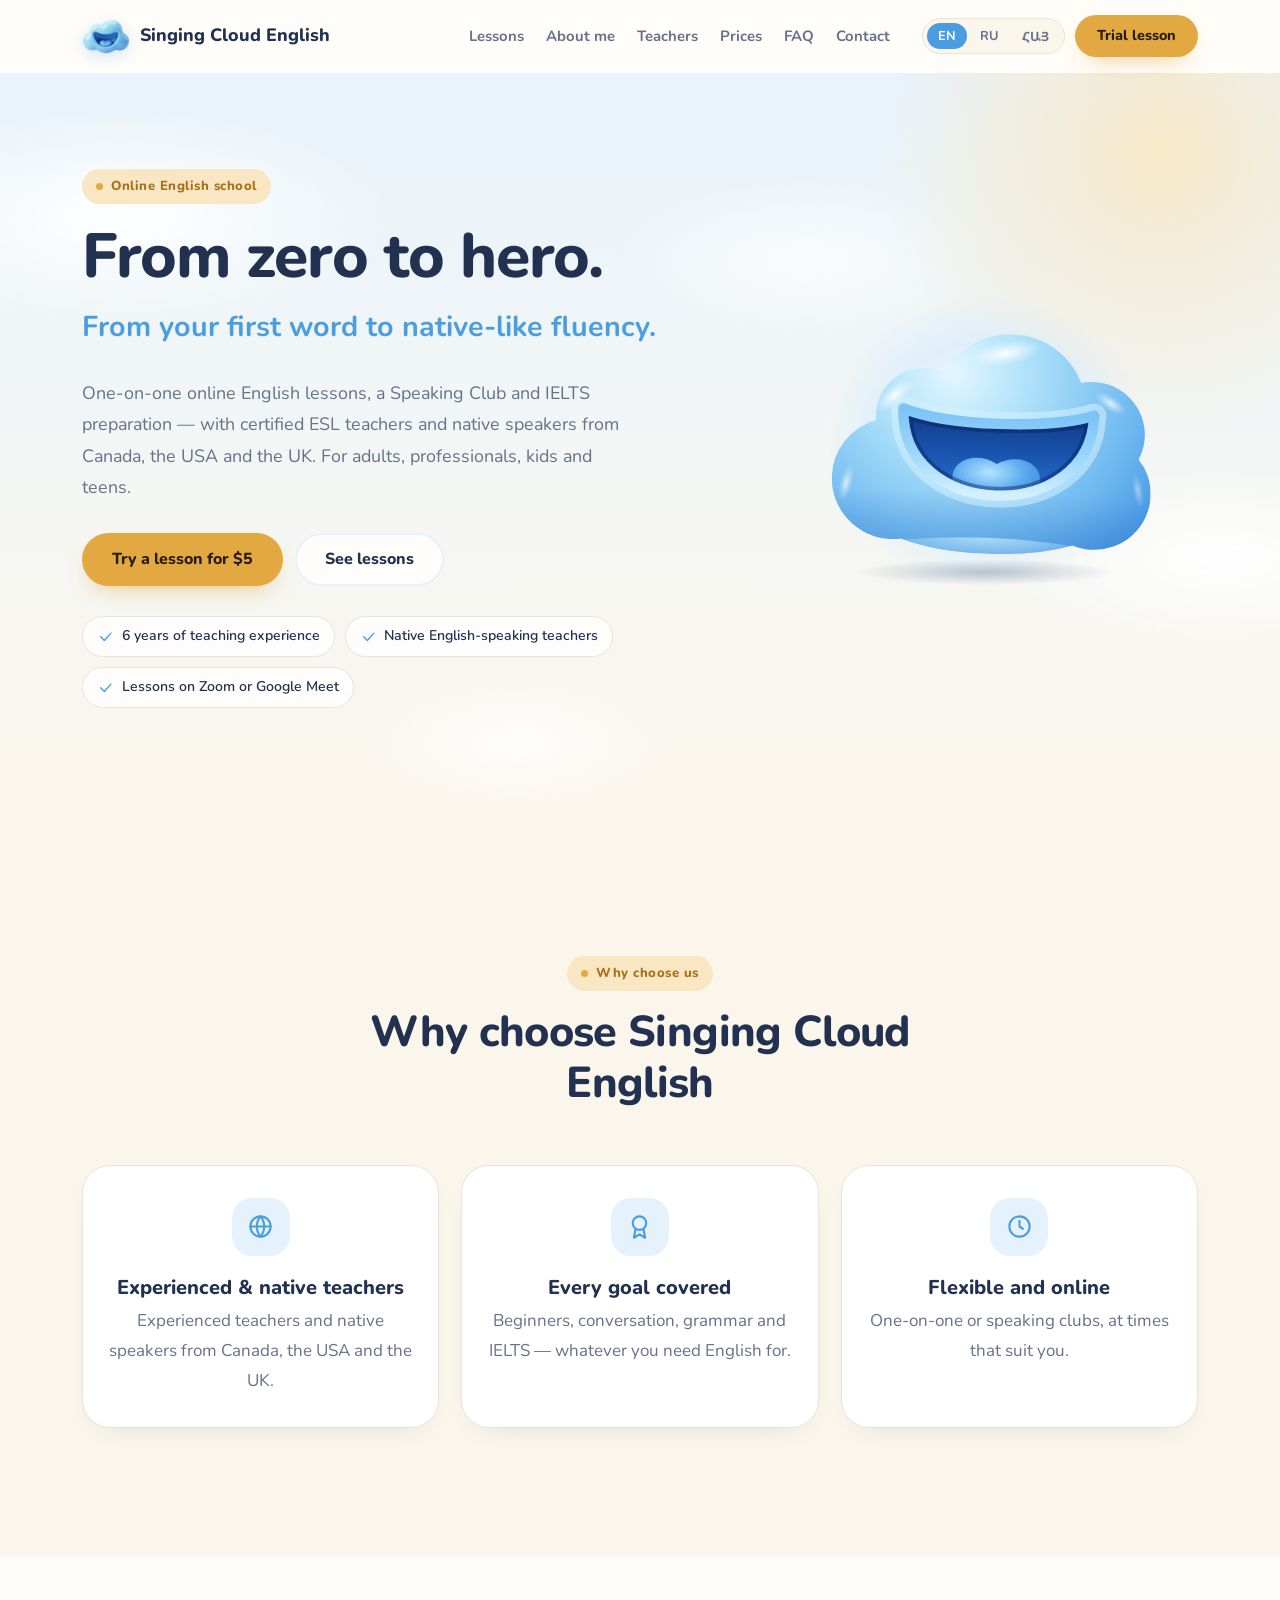
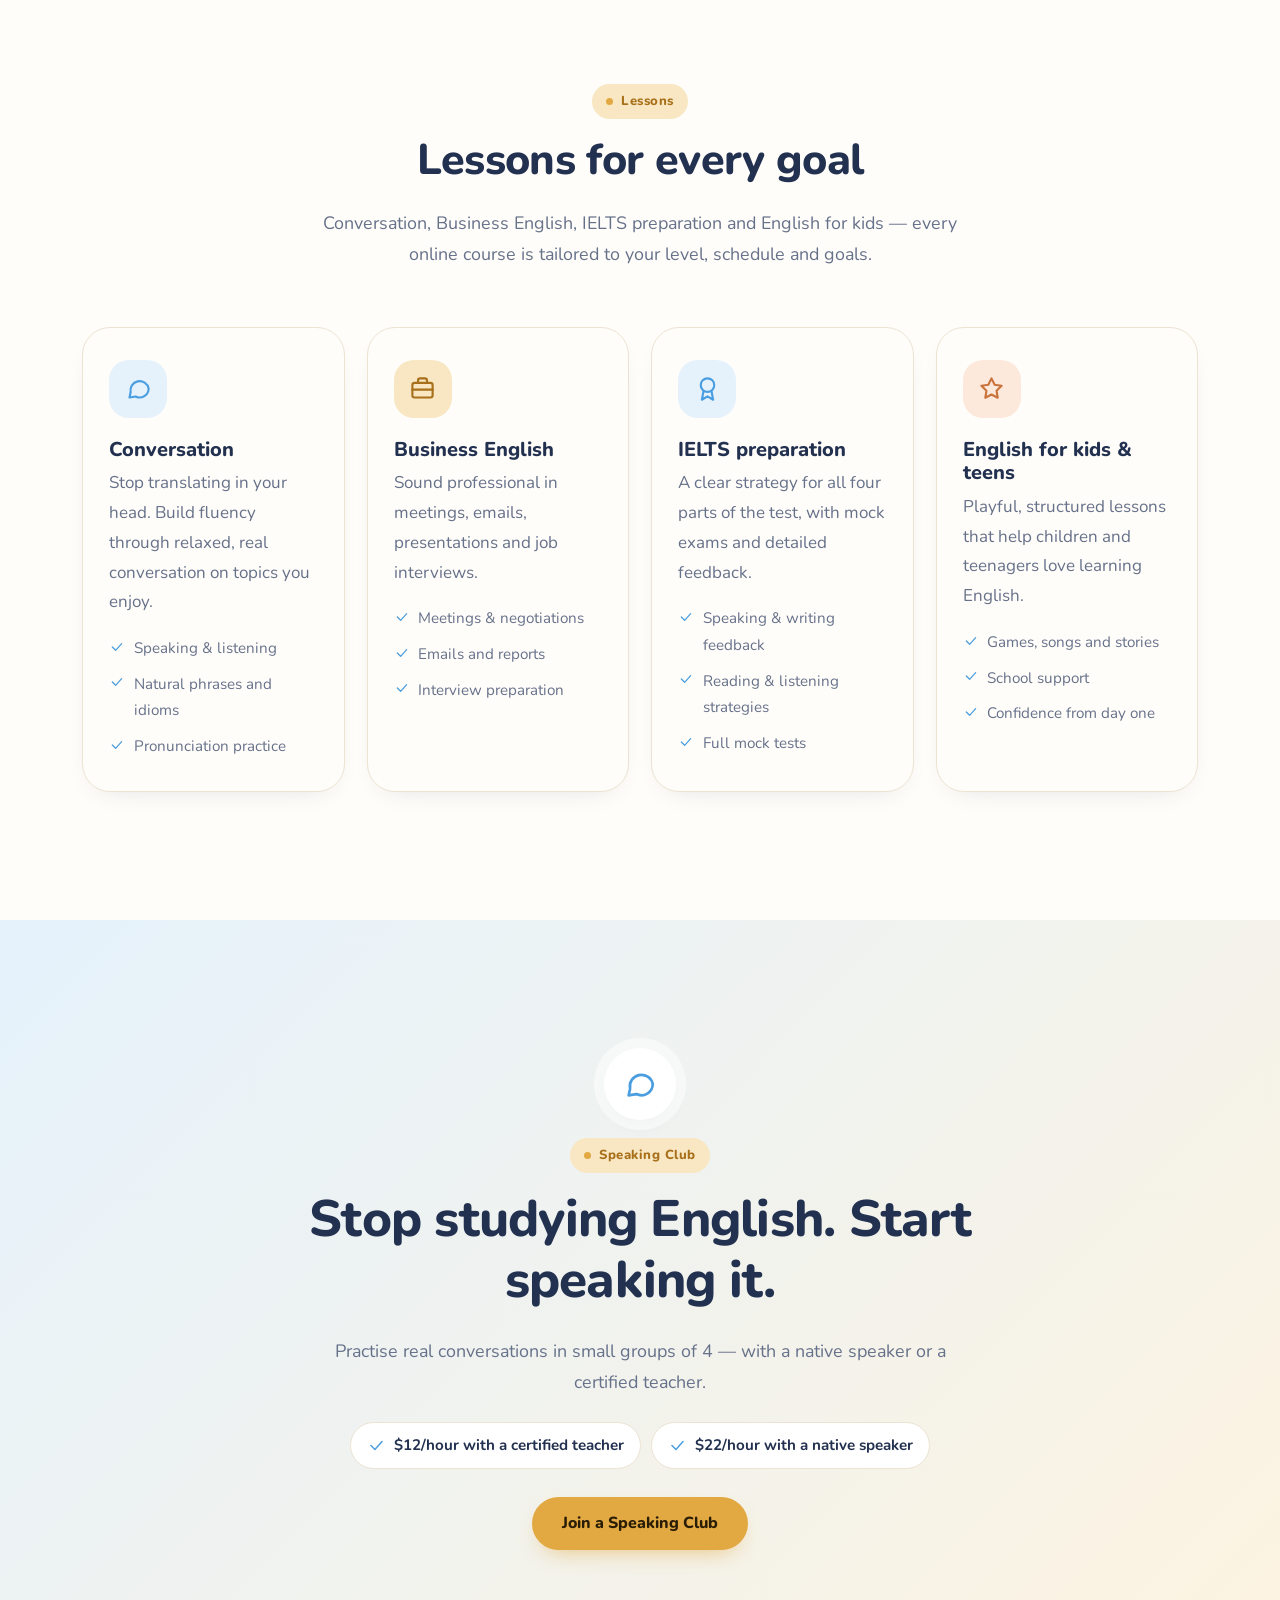
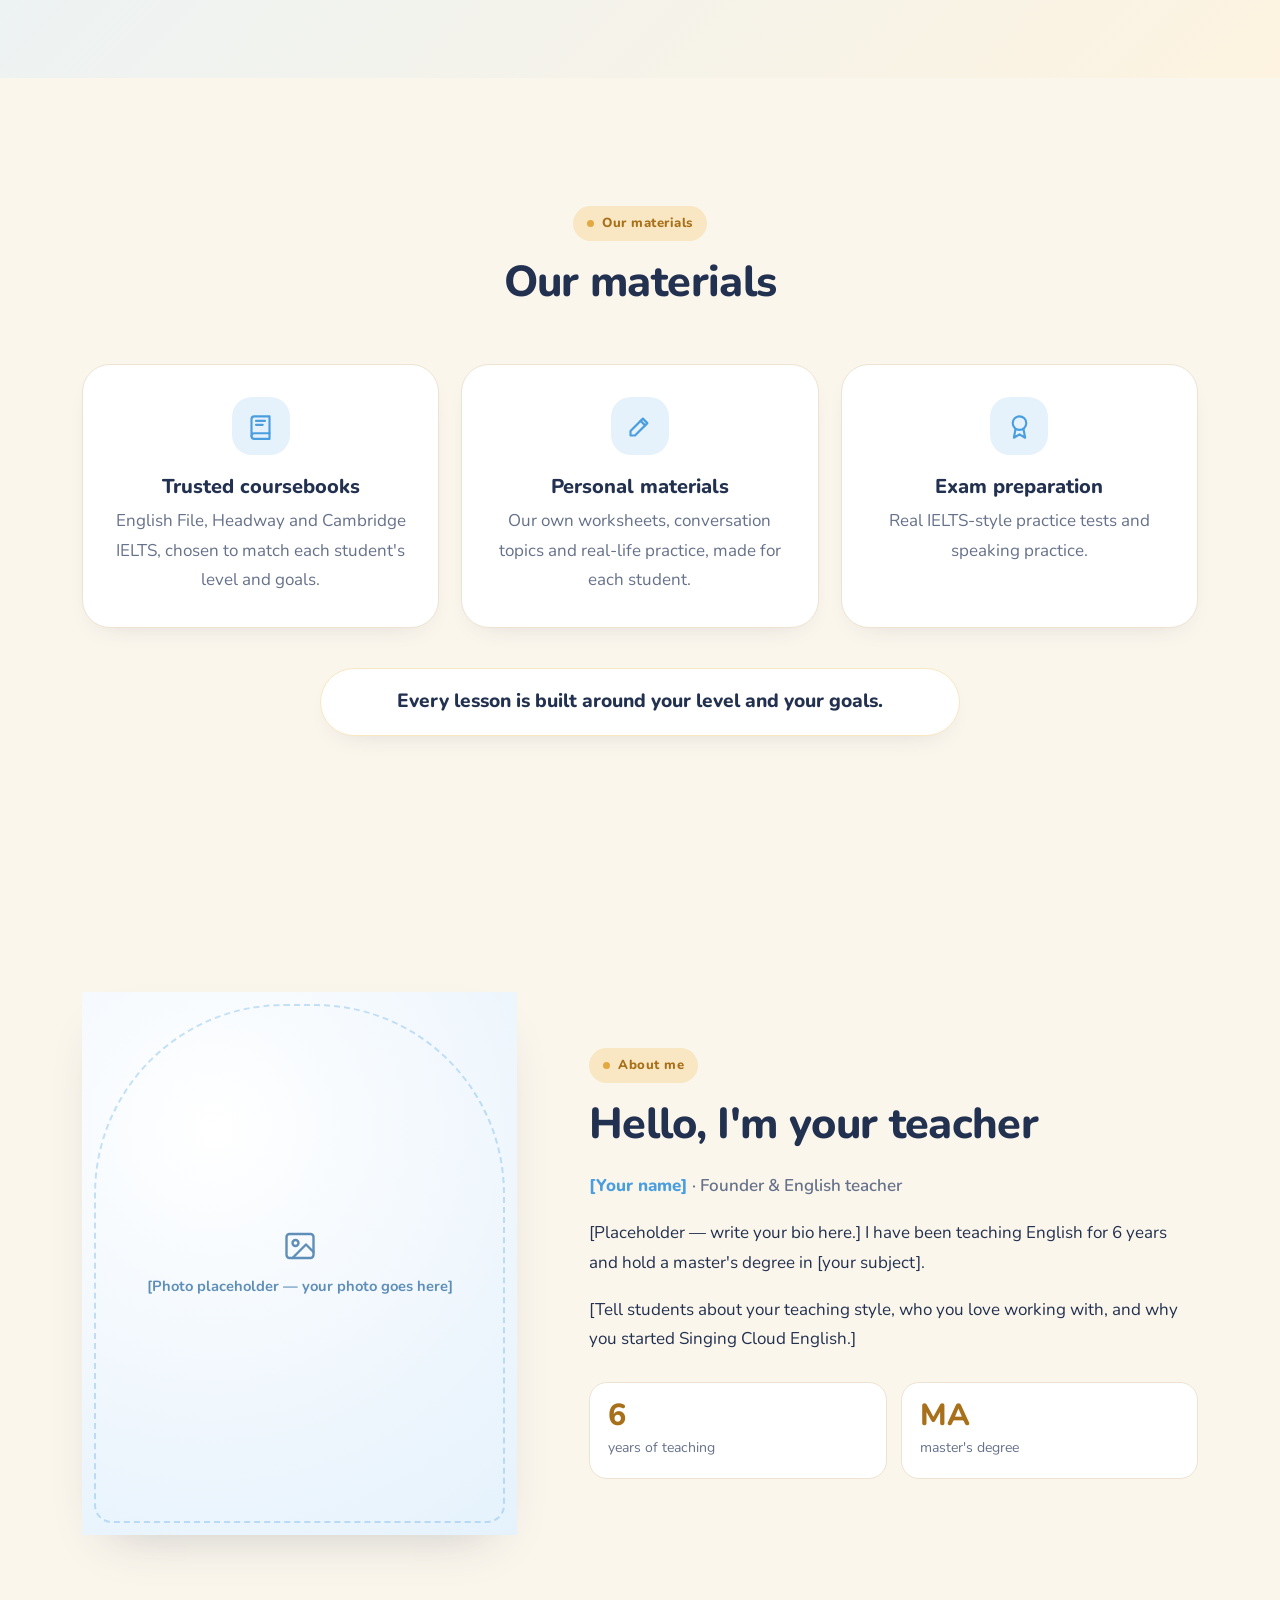
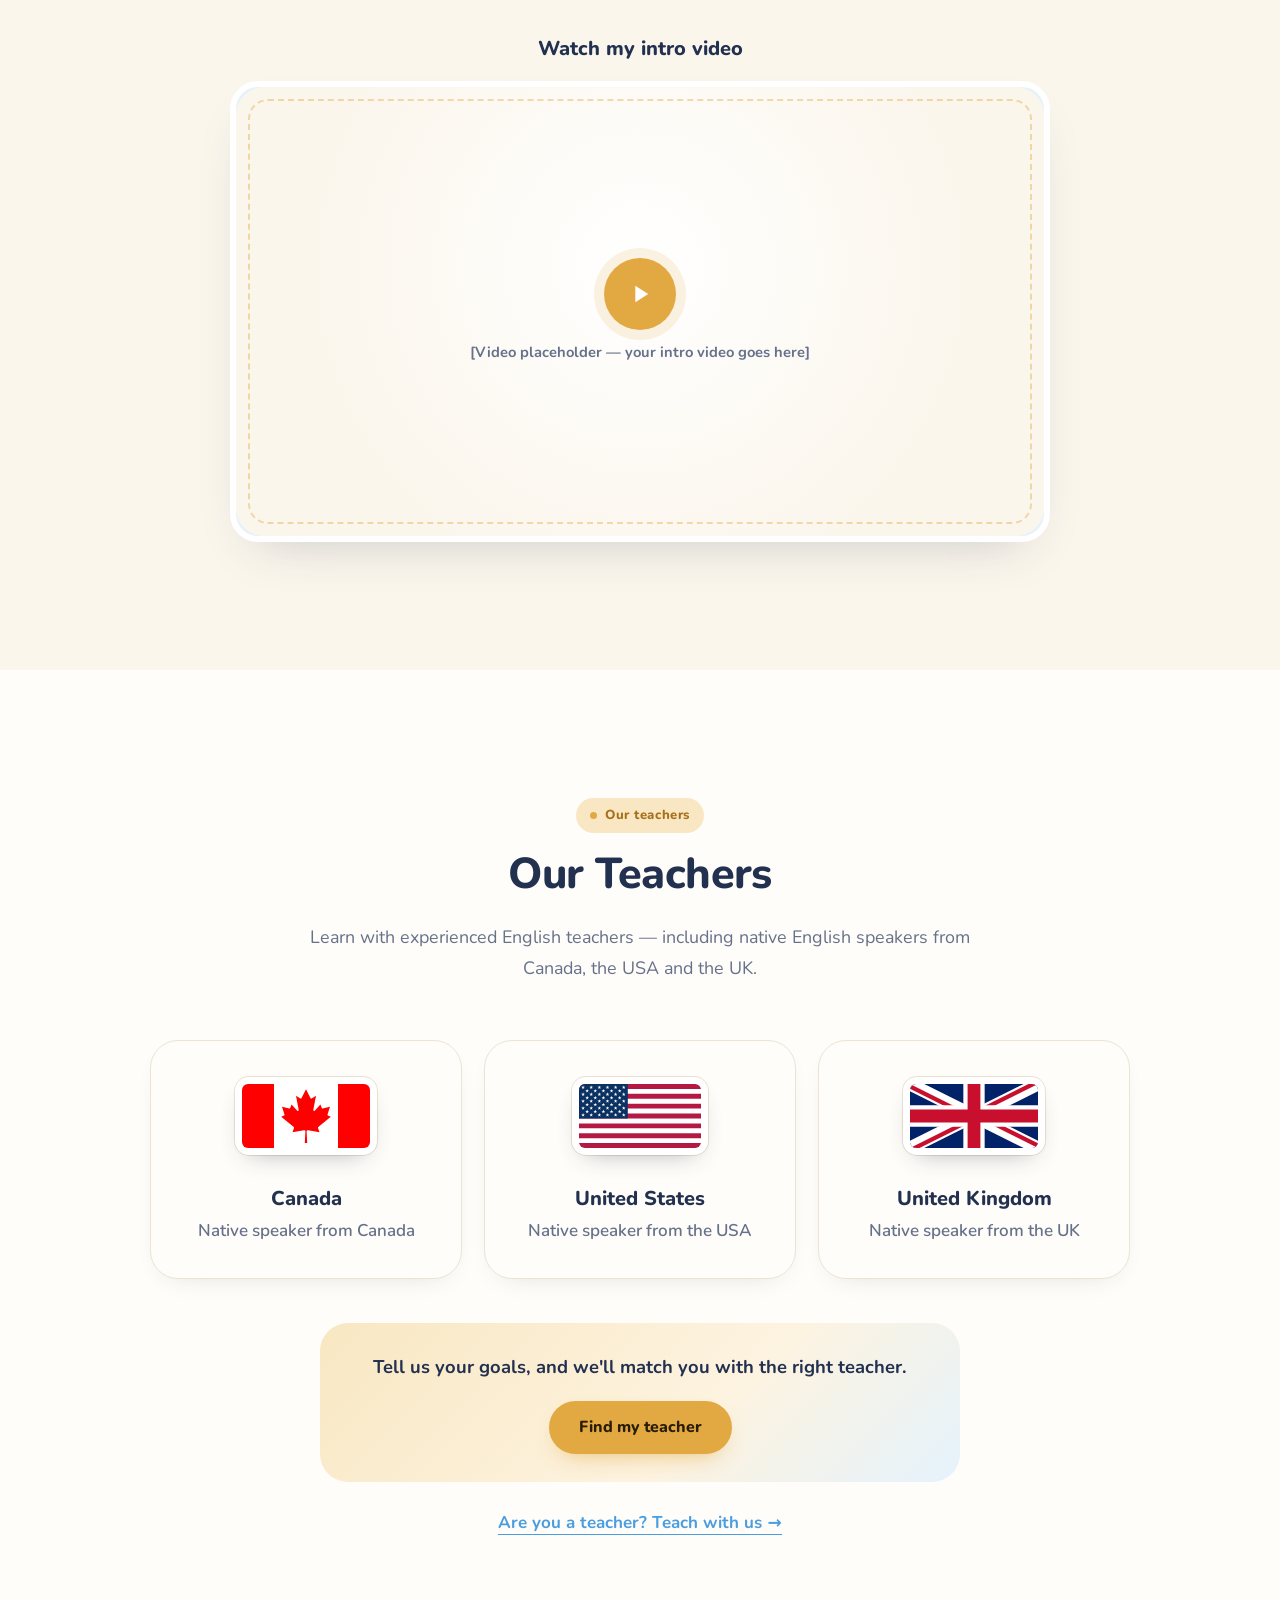
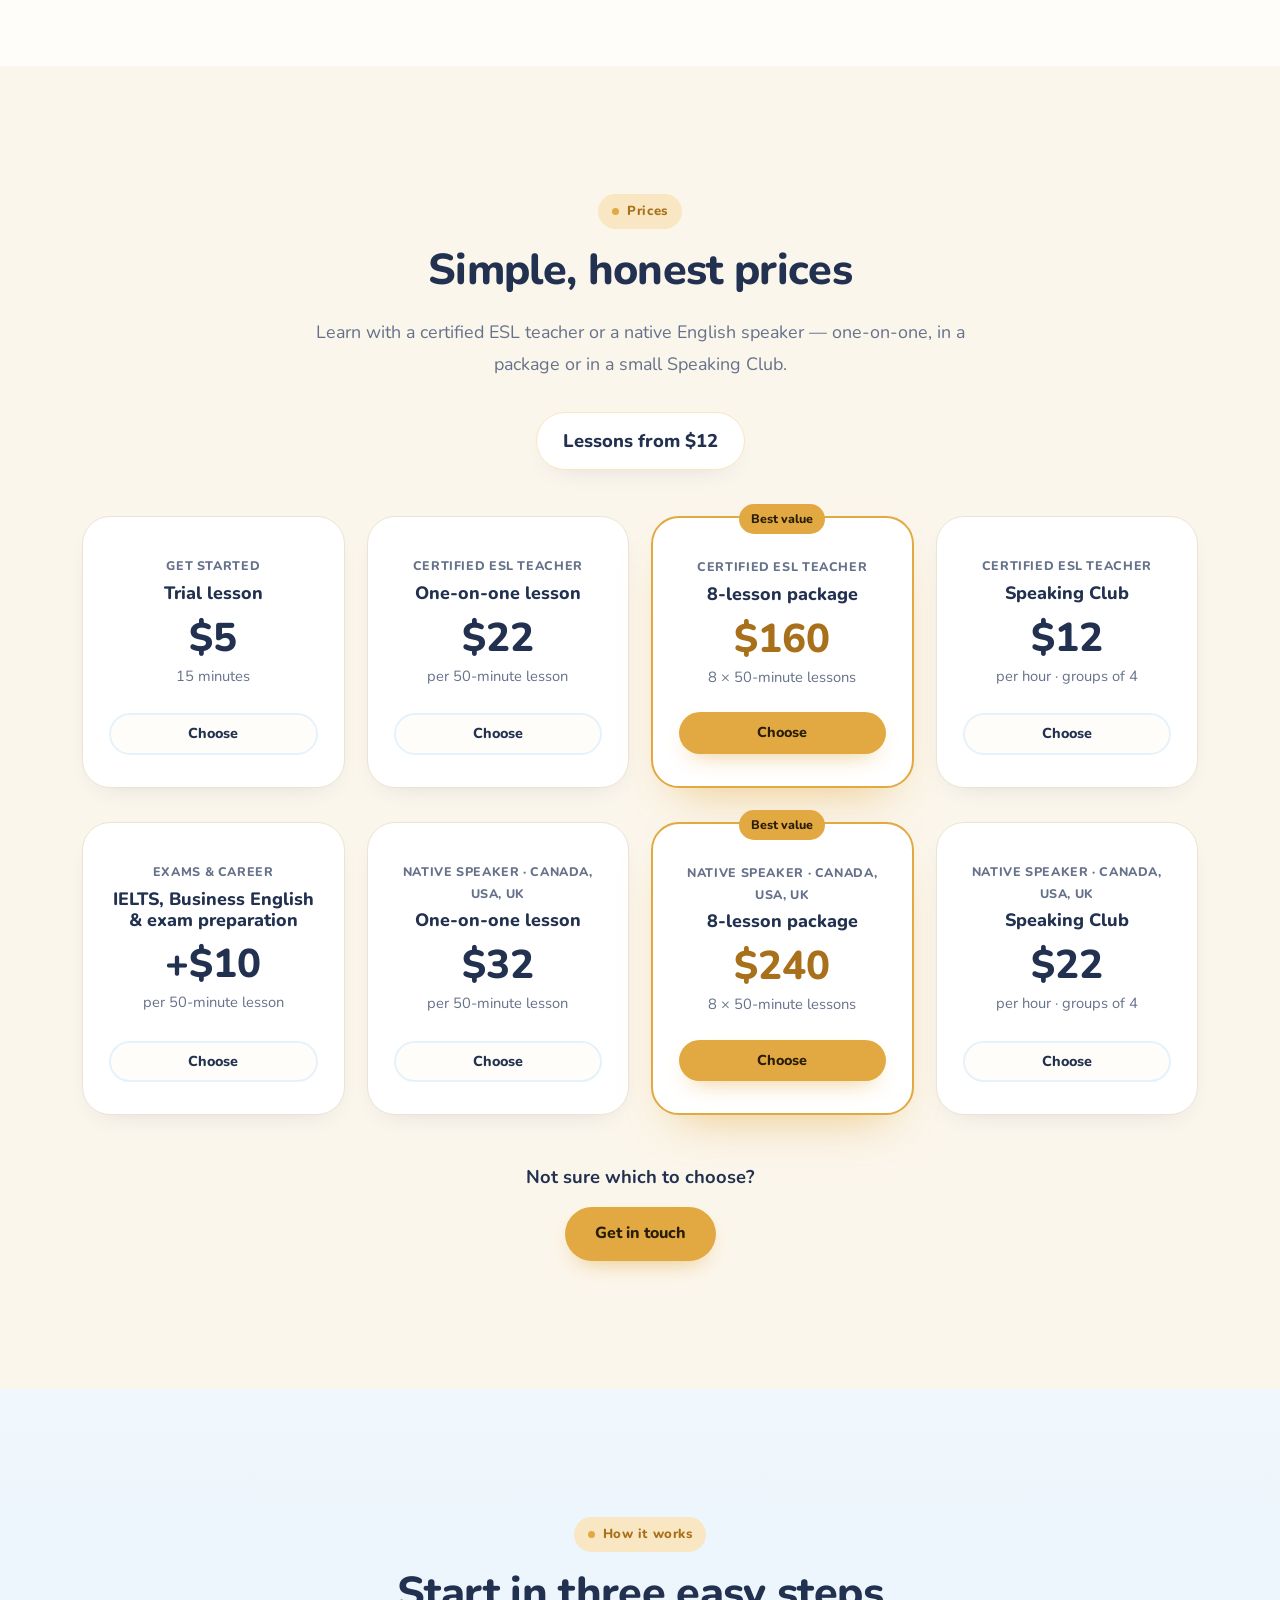
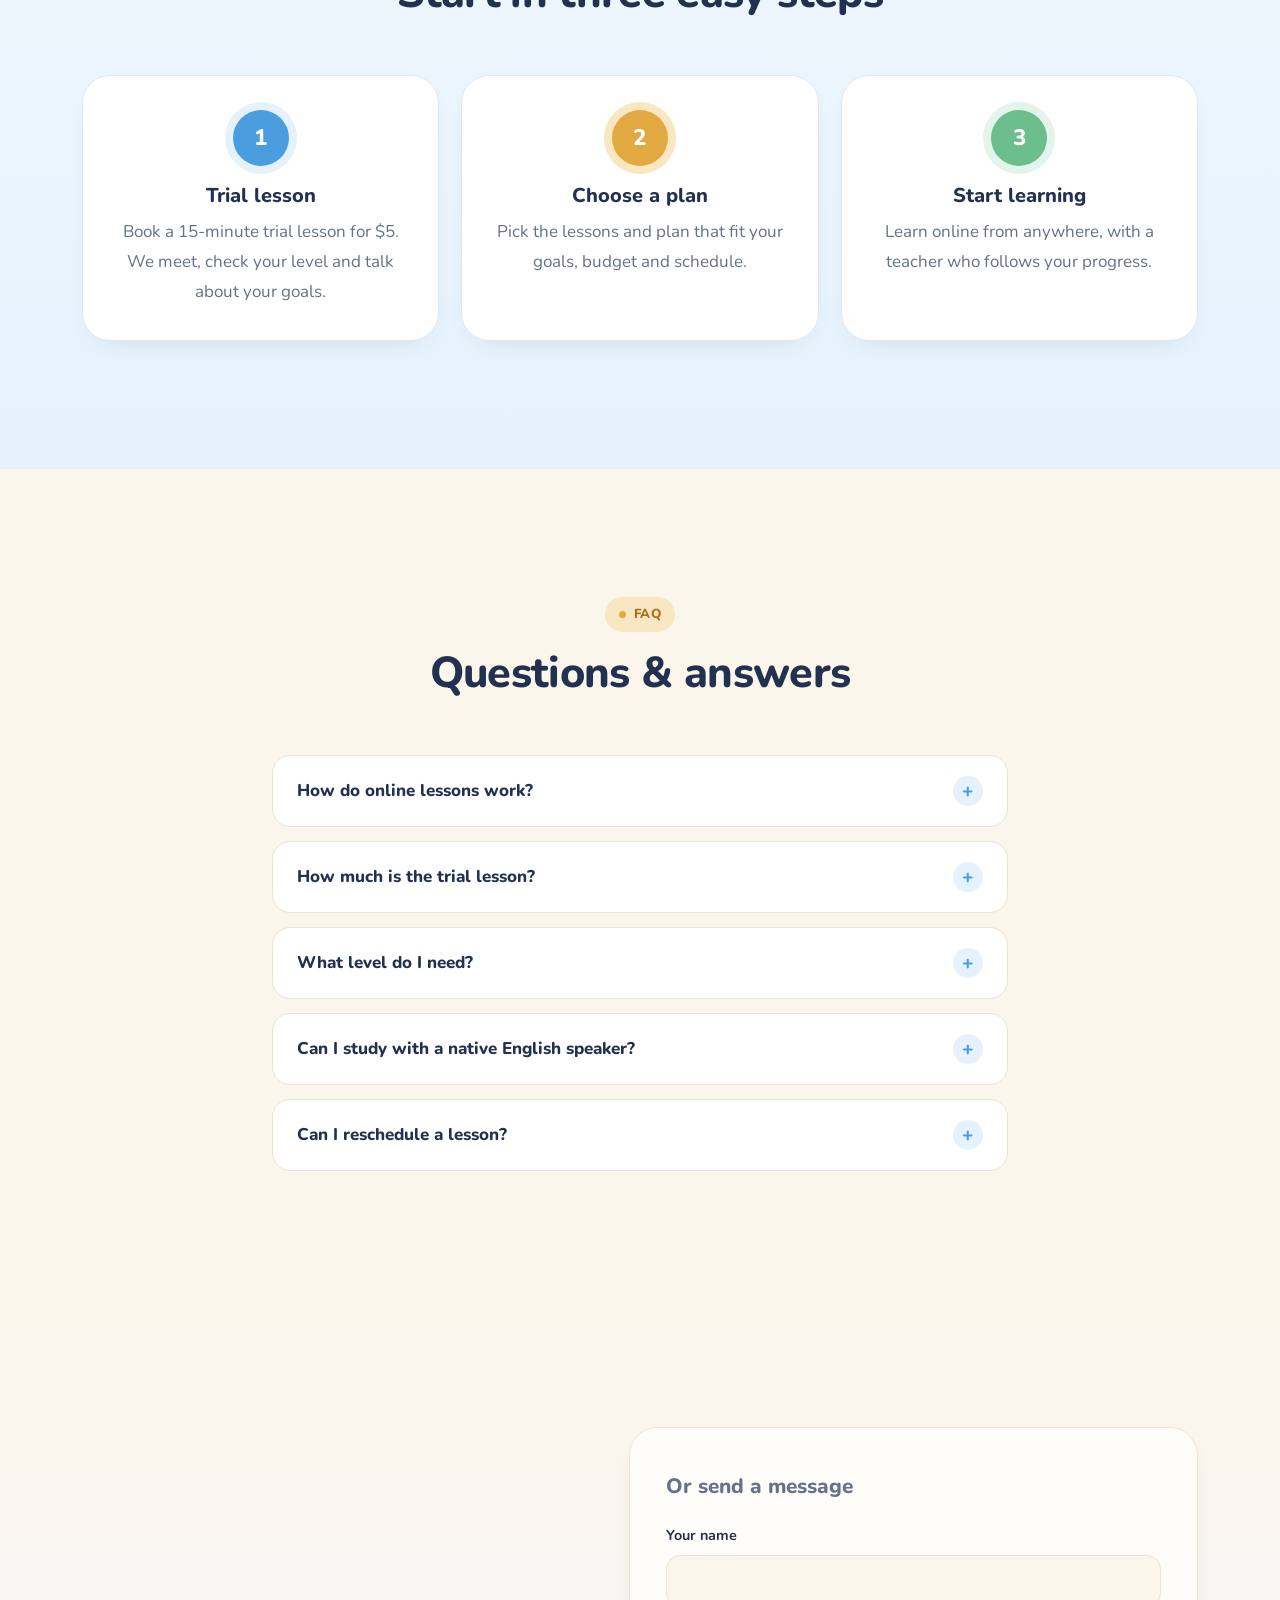
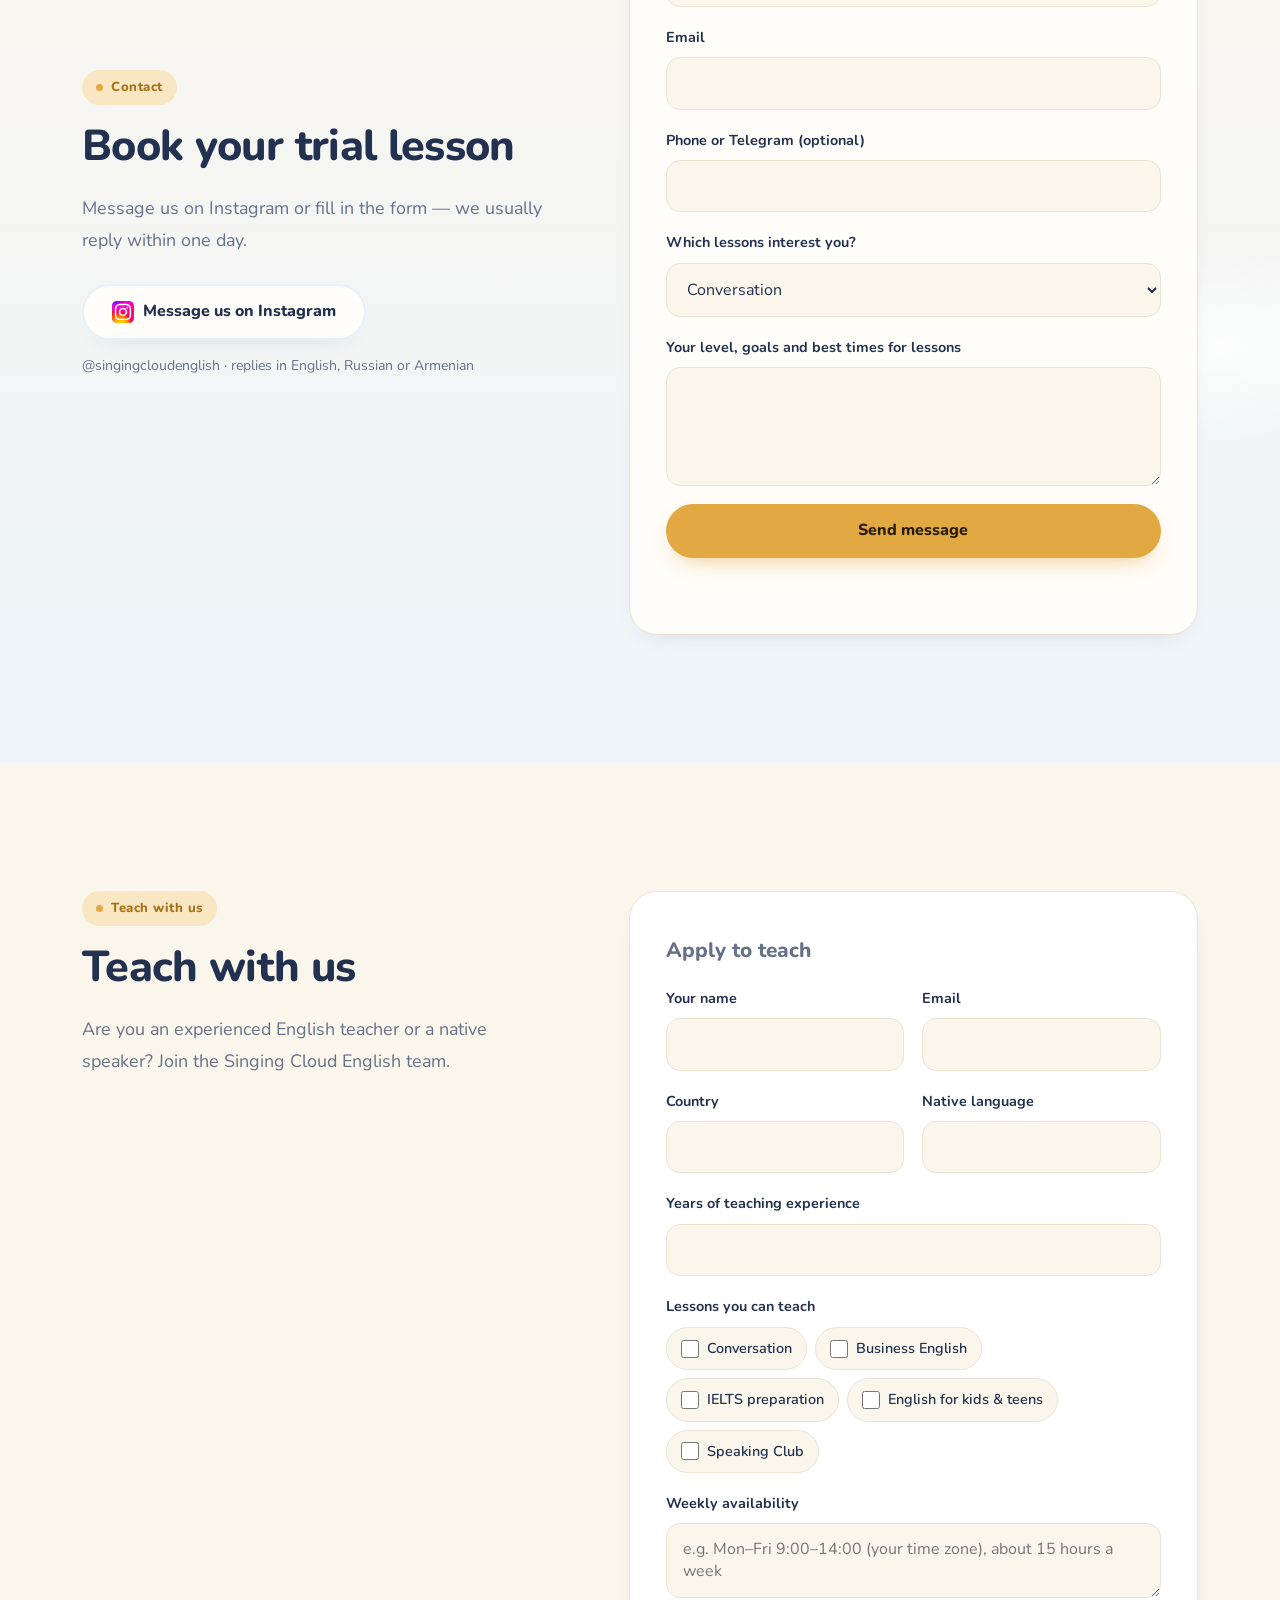
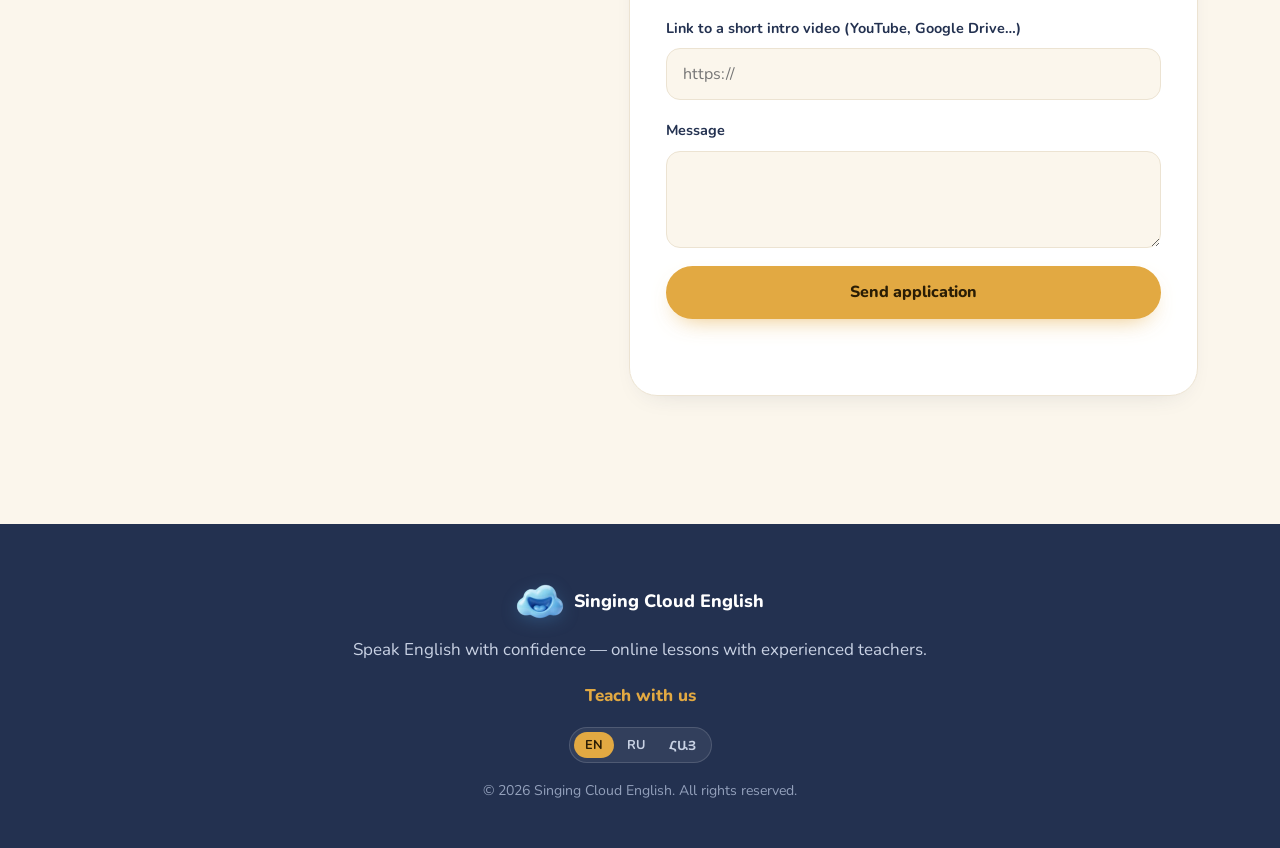
<file: index.html>
<!doctype html>
<html lang="en" dir="ltr">
<head>
  <meta charset="utf-8">
  <meta name="viewport" content="width=device-width, initial-scale=1">
  <title>Online English Tutor &amp; Native Speakers | Singing Cloud English</title>
  <meta name="description" content="One-on-one online English lessons with certified ESL teachers and native speakers, a Speaking Club, IELTS and Business English. Lessons from $12.">
  <link rel="canonical" href="https://singingcloudproject.github.io/singing-cloud-english/">
  <link rel="alternate" hreflang="en" href="https://singingcloudproject.github.io/singing-cloud-english/">
  <link rel="alternate" hreflang="ru" href="https://singingcloudproject.github.io/singing-cloud-english/ru/">
  <link rel="alternate" hreflang="hy" href="https://singingcloudproject.github.io/singing-cloud-english/hy/">
  <link rel="alternate" hreflang="x-default" href="https://singingcloudproject.github.io/singing-cloud-english/">
  <meta name="robots" content="noindex">
  <meta property="og:type" content="website">
  <meta property="og:site_name" content="Singing Cloud English">
  <meta property="og:title" content="Singing Cloud English — online English lessons with native speakers">
  <meta property="og:description" content="One-on-one online English lessons with certified ESL teachers and native speakers, a Speaking Club, IELTS and Business English. Lessons from $12.">
  <meta property="og:url" content="https://singingcloudproject.github.io/singing-cloud-english/">
  <meta property="og:locale" content="en_US">
  <meta property="og:locale:alternate" content="ru_RU">
  <meta property="og:locale:alternate" content="hy_AM">
  <meta property="og:image" content="https://singingcloudproject.github.io/singing-cloud-english/assets/og-image.jpg">
  <meta property="og:image:width" content="1200">
  <meta property="og:image:height" content="630">
  <meta property="og:image:alt" content="Singing Cloud English logo: a glossy blue cloud singing">
  <meta name="twitter:card" content="summary_large_image">
  <meta name="twitter:title" content="Singing Cloud English — online English lessons with native speakers">
  <meta name="twitter:description" content="One-on-one online English lessons with certified ESL teachers and native speakers, a Speaking Club, IELTS and Business English. Lessons from $12.">
  <meta name="twitter:image" content="https://singingcloudproject.github.io/singing-cloud-english/assets/og-image.jpg">
  <meta name="theme-color" content="#fbf6ec">
  <link rel="icon" href="assets/favicon-32.png" type="image/png" sizes="32x32">
  <link rel="apple-touch-icon" href="assets/favicon-180.png">
  <link rel="preconnect" href="https://fonts.googleapis.com">
  <link rel="preconnect" href="https://fonts.gstatic.com" crossorigin>
  <link rel="stylesheet" href="https://fonts.googleapis.com/css2?family=Nunito:wght@400;600;700;800&family=Noto+Sans+Armenian:wght@400;600;700;800&display=swap">
  <link rel="stylesheet" href="assets/styles.css">
  <script type="application/ld+json">{"@context": "https://schema.org", "@graph": [{"@type": "EducationalOrganization", "@id": "https://singingcloudproject.github.io/singing-cloud-english/#school", "name": "Singing Cloud English", "url": "https://singingcloudproject.github.io/singing-cloud-english/", "logo": "https://singingcloudproject.github.io/singing-cloud-english/assets/logo-hero.png", "image": "https://singingcloudproject.github.io/singing-cloud-english/assets/og-image.jpg", "description": "One-on-one online English lessons with certified ESL teachers and native speakers, a Speaking Club, IELTS and Business English. Lessons from $12.", "slogan": "From zero to hero.", "areaServed": "Worldwide", "availableLanguage": ["English", "Russian", "Armenian"], "knowsAbout": ["Conversation", "Business English", "IELTS preparation", "English for kids & teens"], "hasOfferCatalog": {"@type": "OfferCatalog", "name": "Simple, honest prices", "itemListElement": [{"@type": "Offer", "name": "Trial lesson — Get started", "description": "15 minutes", "price": "5", "priceCurrency": "USD", "url": "https://singingcloudproject.github.io/singing-cloud-english/#prices"}, {"@type": "Offer", "name": "One-on-one lesson — Certified ESL teacher", "description": "per 50-minute lesson", "price": "22", "priceCurrency": "USD", "url": "https://singingcloudproject.github.io/singing-cloud-english/#prices"}, {"@type": "Offer", "name": "8-lesson package — Certified ESL teacher", "description": "8 × 50-minute lessons", "price": "160", "priceCurrency": "USD", "url": "https://singingcloudproject.github.io/singing-cloud-english/#prices"}, {"@type": "Offer", "name": "Speaking Club — Certified ESL teacher", "description": "per hour · groups of 4", "price": "12", "priceCurrency": "USD", "url": "https://singingcloudproject.github.io/singing-cloud-english/#prices"}, {"@type": "Offer", "name": "One-on-one lesson — Native speaker · Canada, USA, UK", "description": "per 50-minute lesson", "price": "32", "priceCurrency": "USD", "url": "https://singingcloudproject.github.io/singing-cloud-english/#prices"}, {"@type": "Offer", "name": "8-lesson package — Native speaker · Canada, USA, UK", "description": "8 × 50-minute lessons", "price": "240", "priceCurrency": "USD", "url": "https://singingcloudproject.github.io/singing-cloud-english/#prices"}, {"@type": "Offer", "name": "Speaking Club — Native speaker · Canada, USA, UK", "description": "per hour · groups of 4", "price": "22", "priceCurrency": "USD", "url": "https://singingcloudproject.github.io/singing-cloud-english/#prices"}]}}, {"@type": "WebSite", "@id": "https://singingcloudproject.github.io/singing-cloud-english/#website", "url": "https://singingcloudproject.github.io/singing-cloud-english/", "name": "Singing Cloud English", "inLanguage": ["en", "ru", "hy"], "publisher": {"@id": "https://singingcloudproject.github.io/singing-cloud-english/#school"}}, {"@type": "WebPage", "@id": "https://singingcloudproject.github.io/singing-cloud-english/#webpage", "url": "https://singingcloudproject.github.io/singing-cloud-english/", "name": "Online English Tutor & Native Speakers | Singing Cloud English", "description": "One-on-one online English lessons with certified ESL teachers and native speakers, a Speaking Club, IELTS and Business English. Lessons from $12.", "inLanguage": "en", "isPartOf": {"@id": "https://singingcloudproject.github.io/singing-cloud-english/#website"}, "about": {"@id": "https://singingcloudproject.github.io/singing-cloud-english/#school"}}, {"@type": "FAQPage", "@id": "https://singingcloudproject.github.io/singing-cloud-english/#faq", "inLanguage": "en", "mainEntity": [{"@type": "Question", "name": "How do online lessons work?", "acceptedAnswer": {"@type": "Answer", "text": "Lessons take place on Zoom or Google Meet. All you need is a phone, tablet or computer with internet. Your teacher shares materials on screen and sends notes after each lesson."}}, {"@type": "Question", "name": "How much is the trial lesson?", "acceptedAnswer": {"@type": "Answer", "text": "The trial lesson is 15 minutes and costs $5. It's a relaxed way to meet your teacher, check your level and plan your lessons — with no obligation to continue."}}, {"@type": "Question", "name": "What level do I need?", "acceptedAnswer": {"@type": "Answer", "text": "Every level is welcome — from complete beginners to advanced learners. We check your level during the trial lesson."}}, {"@type": "Question", "name": "Can I study with a native English speaker?", "acceptedAnswer": {"@type": "Answer", "text": "Yes. Our team includes native English-speaking teachers. Just tell us your preference when you book."}}, {"@type": "Question", "name": "Can I reschedule a lesson?", "acceptedAnswer": {"@type": "Answer", "text": "Yes — please let us know at least 24 hours before the lesson. [Edit with your own policy.]"}}]}]}</script>
</head>
<body>
<a class="skip" href="#main">Skip to content</a>
<header class="site-header">
  <div class="container header-inner">
    <a class="brand" href="#top" aria-label="Singing Cloud English"><picture><source srcset="assets/logo-header.webp" type="image/webp"><img class="logo" src="assets/logo-header.png" alt="" width="48" height="35" decoding="async"></picture><span>Singing Cloud English</span></a>
    <nav class="nav" id="site-nav" aria-label="Main menu">
      <ul><li><a href="#lessons">Lessons</a></li><li><a href="#about">About me</a></li><li><a href="#teachers">Teachers</a></li><li><a href="#prices">Prices</a></li><li><a href="#faq">FAQ</a></li><li><a href="#contact">Contact</a></li></ul>
    </nav>
    <div class="header-actions">
      <div class="lang-switch" role="navigation" aria-label="Choose language"><a href="index.html" hreflang="en" lang="en" aria-current="true">EN</a><a href="ru/index.html" hreflang="ru" lang="ru">RU</a><a href="hy/index.html" hreflang="hy" lang="hy">ՀԱՅ</a></div>
      <a class="btn btn-gold btn-sm header-cta" href="#contact">Trial lesson</a>
      <button class="nav-toggle" type="button" aria-expanded="false" aria-controls="site-nav" aria-label="Main menu"><span></span><span></span></button>
    </div>
  </div>
</header>
<main id="main">
<section class="hero" id="top">
  <div class="sky" aria-hidden="true"><span class="cloud c1"></span><span class="cloud c2"></span><span class="cloud c3"></span><span class="cloud c4"></span><span class="glow"></span></div>
  <div class="container hero-inner">
    <div class="hero-copy">
      <p class="kicker reveal">Online English school</p>
      <h1 class="reveal" style="--d:100ms">From zero to hero.<span class="h1-sub">From your first word to native-like fluency.</span></h1>
      <p class="lead reveal" style="--d:200ms">One-on-one online English lessons, a Speaking Club and IELTS preparation — with certified ESL teachers and native speakers from Canada, the USA and the UK. For adults, professionals, kids and teens.</p>
      <div class="hero-actions reveal" style="--d:300ms">
        <a class="btn btn-gold" href="#contact">Try a lesson for $5</a>
        <a class="btn btn-ghost" href="#lessons">See lessons</a>
      </div>
      <ul class="badges reveal" style="--d:400ms"><li><svg class="icon" viewBox="0 0 24 24" aria-hidden="true" focusable="false"><path d="m5 12 5 5 9-10"/></svg>6 years of teaching experience</li><li><svg class="icon" viewBox="0 0 24 24" aria-hidden="true" focusable="false"><path d="m5 12 5 5 9-10"/></svg>Native English-speaking teachers</li><li><svg class="icon" viewBox="0 0 24 24" aria-hidden="true" focusable="false"><path d="m5 12 5 5 9-10"/></svg>Lessons on Zoom or Google Meet</li></ul>
    </div>
    <div class="hero-art reveal" style="--d:250ms">
      <div class="logo-stage"><span class="art-glow" aria-hidden="true"></span><svg class="mascot" viewBox="-30 -40 460 370" role="img" aria-label="Singing Cloud English logo: a glossy blue cloud singing">
  <defs>
    <radialGradient id="sc-body" gradientUnits="userSpaceOnUse" cx="150" cy="58" r="330">
      <stop offset="0" stop-color="#e2f7ff"/><stop offset=".32" stop-color="#a9def9"/>
      <stop offset=".7" stop-color="#6db8f0"/><stop offset="1" stop-color="#3d8ee0"/>
    </radialGradient>
    <linearGradient id="sc-shade" gradientUnits="userSpaceOnUse" x1="0" y1="120" x2="0" y2="290">
      <stop offset=".5" stop-color="#1c5cb8" stop-opacity="0"/><stop offset="1" stop-color="#1f62ba" stop-opacity=".32"/>
    </linearGradient>
    <radialGradient id="sc-spec"><stop offset="0" stop-color="#fff" stop-opacity=".95"/><stop offset=".55" stop-color="#fff" stop-opacity=".35"/><stop offset="1" stop-color="#fff" stop-opacity="0"/></radialGradient>
    <radialGradient id="sc-bounce" cy="0"><stop offset="0" stop-color="#bfe8ff" stop-opacity=".75"/><stop offset="1" stop-color="#bfe8ff" stop-opacity="0"/></radialGradient>
    <linearGradient id="sc-inner" x1="0" y1="0" x2="0" y2="1">
      <stop offset="0" stop-color="#0f3a86"/><stop offset=".55" stop-color="#1b56b2"/><stop offset="1" stop-color="#2b72d0"/>
    </linearGradient>
    <radialGradient id="sc-tongue" cx="42%" cy="30%" r="75%">
      <stop offset="0" stop-color="#b4e3ff"/><stop offset=".5" stop-color="#62adf0"/><stop offset="1" stop-color="#2f7ed6"/>
    </radialGradient>
    <linearGradient id="sc-lip" x1="0" y1="0" x2="0" y2="1">
      <stop offset="0" stop-color="#7cc3f6"/><stop offset=".5" stop-color="#9bd6fb"/><stop offset="1" stop-color="#d4f0ff"/>
    </linearGradient>
    <radialGradient id="sc-floor"><stop offset="0" stop-color="#2a4a7a" stop-opacity=".28"/><stop offset="1" stop-color="#2a4a7a" stop-opacity="0"/></radialGradient>
    <clipPath id="sc-cloud-clip"><circle cx="80" cy="192" r="76"/><circle cx="116" cy="112" r="60"/><circle cx="222" cy="100" r="94"/><circle cx="324" cy="128" r="66"/><circle cx="330" cy="202" r="70"/><ellipse cx="200" cy="232" rx="150" ry="50"/><ellipse cx="205" cy="175" rx="150" ry="95"/></clipPath>
    <clipPath id="sc-mouth-clip"><path class="sc-m" d="M90.0 104C143.1 124.0 272.9 124.0 326.0 104C326.0 247.6 90.0 247.6 90.0 104Z"/></clipPath>
  </defs>
  <ellipse class="sc-shadow" cx="200" cy="312" rx="160" ry="16" fill="url(#sc-floor)"/>
  <g class="sc-body">
    <g clip-path="url(#sc-cloud-clip)">
      <rect x="-10" y="-10" width="420" height="310" fill="url(#sc-body)"/>
      <rect x="-10" y="-10" width="420" height="310" fill="url(#sc-shade)"/>
      <ellipse cx="200" cy="296" rx="175" ry="34" fill="url(#sc-bounce)"/>
      <ellipse cx="78" cy="88" rx="30" ry="12" transform="rotate(-42 78 88)" fill="url(#sc-spec)"/>
      <ellipse cx="214" cy="30" rx="46" ry="15" transform="rotate(-12 214 30)" fill="url(#sc-spec)"/>
      <ellipse cx="346" cy="88" rx="22" ry="9" transform="rotate(32 346 88)" fill="url(#sc-spec)" opacity=".8"/>
      <ellipse cx="22" cy="200" rx="8" ry="24" transform="rotate(12 22 200)" fill="url(#sc-spec)" opacity=".7"/>
      <ellipse cx="384" cy="196" rx="7" ry="22" transform="rotate(-12 384 196)" fill="url(#sc-spec)" opacity=".45"/>
    </g>
    <g class="sc-mouth">
      <path class="sc-m" d="M90.0 104C143.1 124.0 272.9 124.0 326.0 104C326.0 247.6 90.0 247.6 90.0 104Z" fill="none" stroke="#d6f2ff" stroke-opacity=".55" stroke-width="30" stroke-linejoin="round"/>
      <path class="sc-m" d="M90.0 104C143.1 124.0 272.9 124.0 326.0 104C326.0 247.6 90.0 247.6 90.0 104Z" fill="url(#sc-inner)"/>
      <g clip-path="url(#sc-mouth-clip)">
        <path class="sc-tongue" d="M-1 0C-1-.55-.45-.8 0-.45C.45-.8 1-.55 1 0C1 .6 .5 .8 0 .8C-.5 .8-1 .6-1 0Z" transform="translate(208 190.4) scale(54.28 43.20)" fill="url(#sc-tongue)"/>
        <path class="sc-m" d="M90.0 104C143.1 124.0 272.9 124.0 326.0 104C326.0 247.6 90.0 247.6 90.0 104Z" fill="none" stroke="#071f5c" stroke-opacity=".45" stroke-width="22"/>
      </g>
      <path class="sc-m sc-lip" d="M90.0 104C143.1 124.0 272.9 124.0 326.0 104C326.0 247.6 90.0 247.6 90.0 104Z" fill="none" stroke="url(#sc-lip)" stroke-width="13" stroke-linejoin="round"/>
    </g>
  </g>
</svg><div class="letters" aria-hidden="true"></div></div>
    </div>
  </div>
</section>
<section class="section bg-soft" id="why">
  <div class="container">
    <div class="section-head reveal"><p class="kicker">Why choose us</p><h2>Why choose Singing Cloud English</h2></div>
    <div class="cards ">
      <article class="card reveal" style="--d:0ms">
        <div class="card-icon"><svg class="icon" viewBox="0 0 24 24" aria-hidden="true" focusable="false"><circle cx="12" cy="12" r="9"/><path d="M3 12h18M12 3a14 14 0 0 1 0 18M12 3a14 14 0 0 0 0 18"/></svg></div>
        <h3>Experienced &amp; native teachers</h3>
        <p>Experienced teachers and native speakers from Canada, the USA and the UK.</p>
      </article>
      <article class="card reveal" style="--d:80ms">
        <div class="card-icon"><svg class="icon" viewBox="0 0 24 24" aria-hidden="true" focusable="false"><circle cx="12" cy="9" r="6"/><path d="M8.5 14 7 22l5-3 5 3-1.5-8"/></svg></div>
        <h3>Every goal covered</h3>
        <p>Beginners, conversation, grammar and IELTS — whatever you need English for.</p>
      </article>
      <article class="card reveal" style="--d:160ms">
        <div class="card-icon"><svg class="icon" viewBox="0 0 24 24" aria-hidden="true" focusable="false"><circle cx="12" cy="12" r="9"/><path d="M12 7v5l3 2"/></svg></div>
        <h3>Flexible and online</h3>
        <p>One-on-one or speaking clubs, at times that suit you.</p>
      </article>
    </div>
    
  </div>
</section>
<section class="section " id="lessons">
  <div class="container">
    <div class="section-head reveal"><p class="kicker">Lessons</p><h2>Lessons for every goal</h2><p class="lead">Conversation, Business English, IELTS preparation and English for kids — every online course is tailored to your level, schedule and goals.</p></div>
    <div class="cards cards-4">
      <article class="card reveal" style="--d:0ms">
        <div class="card-icon"><svg class="icon" viewBox="0 0 24 24" aria-hidden="true" focusable="false"><path d="M21 12a8 8 0 0 1-11.6 7.1L4 20l1-4.6A8 8 0 1 1 21 12z"/></svg></div>
        <h3>Conversation</h3>
        <p>Stop translating in your head. Build fluency through relaxed, real conversation on topics you enjoy.</p><ul class="points"><li><svg class="icon" viewBox="0 0 24 24" aria-hidden="true" focusable="false"><path d="m5 12 5 5 9-10"/></svg>Speaking &amp; listening</li><li><svg class="icon" viewBox="0 0 24 24" aria-hidden="true" focusable="false"><path d="m5 12 5 5 9-10"/></svg>Natural phrases and idioms</li><li><svg class="icon" viewBox="0 0 24 24" aria-hidden="true" focusable="false"><path d="m5 12 5 5 9-10"/></svg>Pronunciation practice</li></ul>
      </article>
      <article class="card reveal" style="--d:80ms">
        <div class="card-icon"><svg class="icon" viewBox="0 0 24 24" aria-hidden="true" focusable="false"><rect x="3" y="7" width="18" height="13" rx="2"/><path d="M8 7V5a2 2 0 0 1 2-2h4a2 2 0 0 1 2 2v2M3 13h18"/></svg></div>
        <h3>Business English</h3>
        <p>Sound professional in meetings, emails, presentations and job interviews.</p><ul class="points"><li><svg class="icon" viewBox="0 0 24 24" aria-hidden="true" focusable="false"><path d="m5 12 5 5 9-10"/></svg>Meetings &amp; negotiations</li><li><svg class="icon" viewBox="0 0 24 24" aria-hidden="true" focusable="false"><path d="m5 12 5 5 9-10"/></svg>Emails and reports</li><li><svg class="icon" viewBox="0 0 24 24" aria-hidden="true" focusable="false"><path d="m5 12 5 5 9-10"/></svg>Interview preparation</li></ul>
      </article>
      <article class="card reveal" style="--d:160ms">
        <div class="card-icon"><svg class="icon" viewBox="0 0 24 24" aria-hidden="true" focusable="false"><circle cx="12" cy="9" r="6"/><path d="M8.5 14 7 22l5-3 5 3-1.5-8"/></svg></div>
        <h3>IELTS preparation</h3>
        <p>A clear strategy for all four parts of the test, with mock exams and detailed feedback.</p><ul class="points"><li><svg class="icon" viewBox="0 0 24 24" aria-hidden="true" focusable="false"><path d="m5 12 5 5 9-10"/></svg>Speaking &amp; writing feedback</li><li><svg class="icon" viewBox="0 0 24 24" aria-hidden="true" focusable="false"><path d="m5 12 5 5 9-10"/></svg>Reading &amp; listening strategies</li><li><svg class="icon" viewBox="0 0 24 24" aria-hidden="true" focusable="false"><path d="m5 12 5 5 9-10"/></svg>Full mock tests</li></ul>
      </article>
      <article class="card reveal" style="--d:240ms">
        <div class="card-icon"><svg class="icon" viewBox="0 0 24 24" aria-hidden="true" focusable="false"><path d="m12 3 2.8 5.7 6.2.9-4.5 4.4 1 6.2L12 17.3l-5.5 2.9 1-6.2L3 9.6l6.2-.9z"/></svg></div>
        <h3>English for kids &amp; teens</h3>
        <p>Playful, structured lessons that help children and teenagers love learning English.</p><ul class="points"><li><svg class="icon" viewBox="0 0 24 24" aria-hidden="true" focusable="false"><path d="m5 12 5 5 9-10"/></svg>Games, songs and stories</li><li><svg class="icon" viewBox="0 0 24 24" aria-hidden="true" focusable="false"><path d="m5 12 5 5 9-10"/></svg>School support</li><li><svg class="icon" viewBox="0 0 24 24" aria-hidden="true" focusable="false"><path d="m5 12 5 5 9-10"/></svg>Confidence from day one</li></ul>
      </article>
    </div>
    
  </div>
</section>
<section class="section club" id="club">
  <div class="container narrow club-inner">
    <div class="club-icon reveal"><svg class="icon" viewBox="0 0 24 24" aria-hidden="true" focusable="false"><path d="M21 12a8 8 0 0 1-11.6 7.1L4 20l1-4.6A8 8 0 1 1 21 12z"/></svg></div>
    <p class="kicker reveal">Speaking Club</p>
    <h2 class="reveal">Stop studying English. Start speaking it.</h2>
    <p class="lead reveal">Practise real conversations in small groups of 4 — with a native speaker or a certified teacher.</p>
    <ul class="club-points reveal"><li><svg class="icon" viewBox="0 0 24 24" aria-hidden="true" focusable="false"><path d="m5 12 5 5 9-10"/></svg><span>$12/hour with a certified teacher</span></li><li><svg class="icon" viewBox="0 0 24 24" aria-hidden="true" focusable="false"><path d="m5 12 5 5 9-10"/></svg><span>$22/hour with a native speaker</span></li></ul>
    <a class="btn btn-gold reveal" href="#contact">Join a Speaking Club</a>
  </div>
</section>
<section class="section bg-soft" id="materials">
  <div class="container">
    <div class="section-head reveal"><p class="kicker">Our materials</p><h2>Our materials</h2></div>
    <div class="cards ">
      <article class="card reveal" style="--d:0ms">
        <div class="card-icon"><svg class="icon" viewBox="0 0 24 24" aria-hidden="true" focusable="false"><path d="M4 5.5A2.5 2.5 0 0 1 6.5 3H20v15H6.5A2.5 2.5 0 0 0 4 20.5z"/><path d="M4 20.5A2.5 2.5 0 0 0 6.5 23H20v-5"/><path d="M8 7h8M8 10.5h6"/></svg></div>
        <h3>Trusted coursebooks</h3>
        <p>English File, Headway and Cambridge IELTS, chosen to match each student&#x27;s level and goals.</p>
      </article>
      <article class="card reveal" style="--d:80ms">
        <div class="card-icon"><svg class="icon" viewBox="0 0 24 24" aria-hidden="true" focusable="false"><path d="M4 20h4L19 9l-4-4L4 16z"/><path d="m13 7 4 4"/></svg></div>
        <h3>Personal materials</h3>
        <p>Our own worksheets, conversation topics and real-life practice, made for each student.</p>
      </article>
      <article class="card reveal" style="--d:160ms">
        <div class="card-icon"><svg class="icon" viewBox="0 0 24 24" aria-hidden="true" focusable="false"><circle cx="12" cy="9" r="6"/><path d="M8.5 14 7 22l5-3 5 3-1.5-8"/></svg></div>
        <h3>Exam preparation</h3>
        <p>Real IELTS-style practice tests and speaking practice.</p>
      </article>
    </div>
    <p class="cards-after reveal">Every lesson is built around your level and your goals.</p>
  </div>
</section>
<section class="section bg-soft" id="about">
  <div class="container about">
    <div class="about-media reveal"><div class="ph about-photo" role="img" aria-label="Portrait of [your name], online English tutor and founder of Singing Cloud English"><svg class="ph-icon" viewBox="0 0 24 24" aria-hidden="true" focusable="false"><rect x="3" y="4" width="18" height="16" rx="2"/><circle cx="9" cy="10" r="2"/><path d="m21 16-5-5-9 9"/></svg><span>[Photo placeholder — your photo goes here]</span></div></div>
    <div class="about-text reveal">
      <p class="kicker">About me</p>
      <h2>Hello, I&#x27;m your teacher</h2>
      <p class="about-name">[Your name] <span>· Founder &amp; English teacher</span></p>
      <p>[Placeholder — write your bio here.] I have been teaching English for 6 years and hold a master&#x27;s degree in [your subject].</p><p>[Tell students about your teaching style, who you love working with, and why you started Singing Cloud English.]</p>
      <ul class="stats"><li><strong>6</strong><span>years of teaching</span></li><li><strong>MA</strong><span>master&#x27;s degree</span></li></ul>
    </div>
    <div class="about-video reveal">
      <h3>Watch my intro video</h3>
      <div class="video"><div class="ph video-ph" role="img" aria-label="Watch my intro video"><svg class="ph-icon" viewBox="0 0 24 24" aria-hidden="true" focusable="false"><path d="M8 5v14l11-7z" fill="currentColor" stroke="none"/></svg><span>[Video placeholder — your intro video goes here]</span></div></div>
    </div>
  </div>
</section>
<section class="section" id="teachers">
  <div class="container">
    <div class="section-head reveal"><p class="kicker">Our teachers</p><h2>Our Teachers</h2><p class="lead">Learn with experienced English teachers — including native English speakers from Canada, the USA and the UK.</p></div>
    <div class="cards countries">
      <article class="card country reveal" style="--d:0ms">
        <div class="flag-frame"><img class="flag" src="assets/flags/canada.svg" alt="Flag of Canada" width="200" height="100" loading="lazy" decoding="async"></div>
        <h3>Canada</h3>
        <p>Native speaker from Canada</p>
      </article>
      <article class="card country reveal" style="--d:100ms">
        <div class="flag-frame"><img class="flag" src="assets/flags/usa.svg" alt="Flag of the United States" width="190" height="100" loading="lazy" decoding="async"></div>
        <h3>United States</h3>
        <p>Native speaker from the USA</p>
      </article>
      <article class="card country reveal" style="--d:200ms">
        <div class="flag-frame"><img class="flag" src="assets/flags/uk.svg" alt="Flag of the United Kingdom" width="200" height="100" loading="lazy" decoding="async"></div>
        <h3>United Kingdom</h3>
        <p>Native speaker from the UK</p>
      </article>
    </div>
    <div class="match reveal">
      <p>Tell us your goals, and we&#x27;ll match you with the right teacher.</p>
      <a class="btn btn-gold" href="#contact">Find my teacher</a>
    </div>
    <p class="teach-link reveal"><a href="#join">Are you a teacher? Teach with us →</a></p>
  </div>
</section>
<section class="section bg-soft" id="prices">
  <div class="container">
    <div class="section-head reveal"><p class="kicker">Prices</p><h2>Simple, honest prices</h2><p class="lead">Learn with a certified ESL teacher or a native English speaker — one-on-one, in a package or in a small Speaking Club.</p></div>
    <p class="price-range reveal">Lessons from $12</p>
    <div class="cards cards-4 price-grid">
      <article class="card price reveal " style="--d:0ms">
        
        <p class="price-for">Get started</p>
        <h3>Trial lesson</h3>
        <p class="amount">$5</p>
        <p class="muted price-per">15 minutes</p>
        <a class="btn btn-ghost btn-sm" href="#contact">Choose</a>
      </article>
      <article class="card price reveal " style="--d:80ms">
        
        <p class="price-for">Certified ESL teacher</p>
        <h3>One-on-one lesson</h3>
        <p class="amount">$22</p>
        <p class="muted price-per">per 50-minute lesson</p>
        <a class="btn btn-ghost btn-sm" href="#contact">Choose</a>
      </article>
      <article class="card price reveal featured" style="--d:160ms">
        <span class="tag-gold popular">Best value</span>
        <p class="price-for">Certified ESL teacher</p>
        <h3>8-lesson package</h3>
        <p class="amount">$160</p>
        <p class="muted price-per">8 × 50-minute lessons</p>
        <a class="btn btn-gold btn-sm" href="#contact">Choose</a>
      </article>
      <article class="card price reveal " style="--d:240ms">
        
        <p class="price-for">Certified ESL teacher</p>
        <h3>Speaking Club</h3>
        <p class="amount">$12</p>
        <p class="muted price-per">per hour · groups of 4</p>
        <a class="btn btn-ghost btn-sm" href="#contact">Choose</a>
      </article>
      <article class="card price reveal " style="--d:0ms">
        
        <p class="price-for">Exams &amp; career</p>
        <h3>IELTS, Business English &amp; exam preparation</h3>
        <p class="amount">+$10</p>
        <p class="muted price-per">per 50-minute lesson</p>
        <a class="btn btn-ghost btn-sm" href="#contact">Choose</a>
      </article>
      <article class="card price reveal " style="--d:80ms">
        
        <p class="price-for">Native speaker · Canada, USA, UK</p>
        <h3>One-on-one lesson</h3>
        <p class="amount">$32</p>
        <p class="muted price-per">per 50-minute lesson</p>
        <a class="btn btn-ghost btn-sm" href="#contact">Choose</a>
      </article>
      <article class="card price reveal featured" style="--d:160ms">
        <span class="tag-gold popular">Best value</span>
        <p class="price-for">Native speaker · Canada, USA, UK</p>
        <h3>8-lesson package</h3>
        <p class="amount">$240</p>
        <p class="muted price-per">8 × 50-minute lessons</p>
        <a class="btn btn-gold btn-sm" href="#contact">Choose</a>
      </article>
      <article class="card price reveal " style="--d:240ms">
        
        <p class="price-for">Native speaker · Canada, USA, UK</p>
        <h3>Speaking Club</h3>
        <p class="amount">$22</p>
        <p class="muted price-per">per hour · groups of 4</p>
        <a class="btn btn-ghost btn-sm" href="#contact">Choose</a>
      </article>
    </div>
    <div class="unsure reveal">
      <p>Not sure which to choose?</p>
      <a class="btn btn-gold" href="#contact">Get in touch</a>
    </div>
  </div>
</section>
<section class="section bg-deep" id="how">
  <div class="container">
    <div class="section-head reveal"><p class="kicker">How it works</p><h2>Start in three easy steps</h2></div>
    <ol class="steps steps-3">
      <li class="step reveal" style="--d:0ms">
        <span class="step-num">1</span>
        <h3>Trial lesson</h3>
        <p>Book a 15-minute trial lesson for $5. We meet, check your level and talk about your goals.</p>
      </li>
      <li class="step reveal" style="--d:100ms">
        <span class="step-num">2</span>
        <h3>Choose a plan</h3>
        <p>Pick the lessons and plan that fit your goals, budget and schedule.</p>
      </li>
      <li class="step reveal" style="--d:200ms">
        <span class="step-num">3</span>
        <h3>Start learning</h3>
        <p>Learn online from anywhere, with a teacher who follows your progress.</p>
      </li>
    </ol>
  </div>
</section>
<section class="section bg-soft" id="faq">
  <div class="container narrow">
    <div class="section-head reveal"><p class="kicker">FAQ</p><h2>Questions &amp; answers</h2></div>
    <div class="faq"><details class="faq-item reveal"><summary>How do online lessons work?</summary><p>Lessons take place on Zoom or Google Meet. All you need is a phone, tablet or computer with internet. Your teacher shares materials on screen and sends notes after each lesson.</p></details><details class="faq-item reveal"><summary>How much is the trial lesson?</summary><p>The trial lesson is 15 minutes and costs $5. It&#x27;s a relaxed way to meet your teacher, check your level and plan your lessons — with no obligation to continue.</p></details><details class="faq-item reveal"><summary>What level do I need?</summary><p>Every level is welcome — from complete beginners to advanced learners. We check your level during the trial lesson.</p></details><details class="faq-item reveal"><summary>Can I study with a native English speaker?</summary><p>Yes. Our team includes native English-speaking teachers. Just tell us your preference when you book.</p></details><details class="faq-item reveal"><summary>Can I reschedule a lesson?</summary><p>Yes — please let us know at least 24 hours before the lesson. [Edit with your own policy.]</p></details></div>
  </div>
</section>
<section class="section contact-section" id="contact">
  <div class="sky sky-soft" aria-hidden="true"><span class="cloud c2"></span><span class="cloud c4"></span></div>
  <div class="container contact">
    <div class="contact-text reveal">
      <p class="kicker">Contact</p>
      <h2>Book your trial lesson</h2>
      <p class="lead">Message us on Instagram or fill in the form — we usually reply within one day.</p>
      <a class="btn btn-instagram" href="https://ig.me/m/singingcloudenglish" target="_blank" rel="noopener"><img class="ig-logo" src="assets/icons/color/instagram.svg" alt="" width="22" height="22" decoding="async">Message us on Instagram</a>
      <p class="muted small">@singingcloudenglish · replies in English, Russian or Armenian</p>
    </div>
    <form class="form card reveal" action="https://formspree.io/f/mrpprejo" method="POST"
          data-connected="true" data-sending="Sending…" data-success="Thank you! Your message has been sent. We&#x27;ll be in touch soon."
          data-error="Sorry, something went wrong. Please try again or message us on Instagram." data-not-connected="The form isn&#x27;t connected yet — please message us on Instagram for now.">
      <p class="form-or">Or send a message</p>
      <input type="hidden" name="_subject" value="New enquiry — Singing Cloud English (EN)">
      <input type="hidden" name="_language" value="en">
      <div class="hp" aria-hidden="true"><label>Leave empty <input type="text" name="_gotcha" tabindex="-1" autocomplete="off"></label></div>
      <label>Your name<input type="text" name="name" required autocomplete="name"></label>
      <label>Email<input type="email" name="email" required autocomplete="email" dir="ltr"></label>
      <label>Phone or Telegram (optional)<input type="tel" name="phone" autocomplete="tel" dir="ltr"></label>
      <label>Which lessons interest you?<select name="topic"><option>Conversation</option><option>Business English</option><option>IELTS preparation</option><option>English for kids &amp; teens</option><option>Speaking Club</option><option>Not sure yet</option></select></label>
      <label>Your level, goals and best times for lessons<textarea name="message" rows="4" required></textarea></label>
      <button class="btn btn-gold" type="submit">Send message</button>
      <p class="form-status" role="status" aria-live="polite"></p>
    </form>
  </div>
</section>
<section class="section bg-soft" id="join">
  <div class="container contact join">
    <div class="contact-text reveal">
      <p class="kicker">Teach with us</p>
      <h2>Teach with us</h2>
      <p class="lead">Are you an experienced English teacher or a native speaker? Join the Singing Cloud English team.</p>
      <ul class="points join-perks"></ul>
    </div>
    <form class="form card reveal" action="https://formspree.io/f/xljjagvr" method="POST"
          data-connected="true" data-sending="Sending…" data-success="Thank you! Your application has been sent. We&#x27;ll be in touch soon."
          data-error="Sorry, something went wrong. Please try again or message us on Instagram." data-not-connected="The application form isn&#x27;t connected yet — please message us on Instagram for now.">
      <p class="form-or">Apply to teach</p>
      <input type="hidden" name="_subject" value="Teacher application — Singing Cloud English (EN)">
      <input type="hidden" name="_language" value="en">
      <input type="hidden" name="lessons" value="">
      <div class="hp" aria-hidden="true"><label>Leave empty <input type="text" name="_gotcha" tabindex="-1" autocomplete="off"></label></div>
      <div class="form-row">
        <label>Your name<input type="text" name="name" required autocomplete="name"></label>
        <label>Email<input type="email" name="email" required autocomplete="email" dir="ltr"></label>
      </div>
      <div class="form-row">
        <label>Country<input type="text" name="country" required autocomplete="country-name"></label>
        <label>Native language<input type="text" name="native_language" required></label>
      </div>
      <label>Years of teaching experience<input type="number" name="experience_years" min="0" max="60" step="1" required inputmode="numeric"></label>
      <fieldset class="checks"><legend>Lessons you can teach</legend><label class="check"><input type="checkbox" value="Conversation" data-join="lessons"><span>Conversation</span></label><label class="check"><input type="checkbox" value="Business English" data-join="lessons"><span>Business English</span></label><label class="check"><input type="checkbox" value="IELTS preparation" data-join="lessons"><span>IELTS preparation</span></label><label class="check"><input type="checkbox" value="English for kids &amp; teens" data-join="lessons"><span>English for kids &amp; teens</span></label><label class="check"><input type="checkbox" value="Speaking Club" data-join="lessons"><span>Speaking Club</span></label></fieldset>
      <label>Weekly availability<textarea name="availability" rows="2" required placeholder="e.g. Mon–Fri 9:00–14:00 (your time zone), about 15 hours a week"></textarea></label>
      <label>Link to a short intro video (YouTube, Google Drive…)<input type="url" name="intro_video" placeholder="https://" dir="ltr"></label>
      <label>Message<textarea name="message" rows="3"></textarea></label>
      <button class="btn btn-gold" type="submit">Send application</button>
      <p class="form-status" role="status" aria-live="polite"></p>
    </form>
  </div>
</section>
</main>
<footer class="site-footer">
  <div class="container footer-inner">
    <a class="brand" href="#top"><picture><source srcset="assets/logo-header.webp" type="image/webp"><img class="logo" src="assets/logo-header.png" alt="" width="48" height="35" decoding="async"></picture><span>Singing Cloud English</span></a>
    <p>Speak English with confidence — online lessons with experienced teachers.</p>
    <a class="footer-join" href="#join">Teach with us</a>
    <div class="lang-switch"><a href="index.html" hreflang="en" lang="en" aria-current="true">EN</a><a href="ru/index.html" hreflang="ru" lang="ru">RU</a><a href="hy/index.html" hreflang="hy" lang="hy">ՀԱՅ</a></div>
    <p class="muted small">© <span data-year></span> Singing Cloud English. All rights reserved.</p>
  </div>
</footer>
<script src="assets/script.js" defer></script>
</body>
</html>
</file>
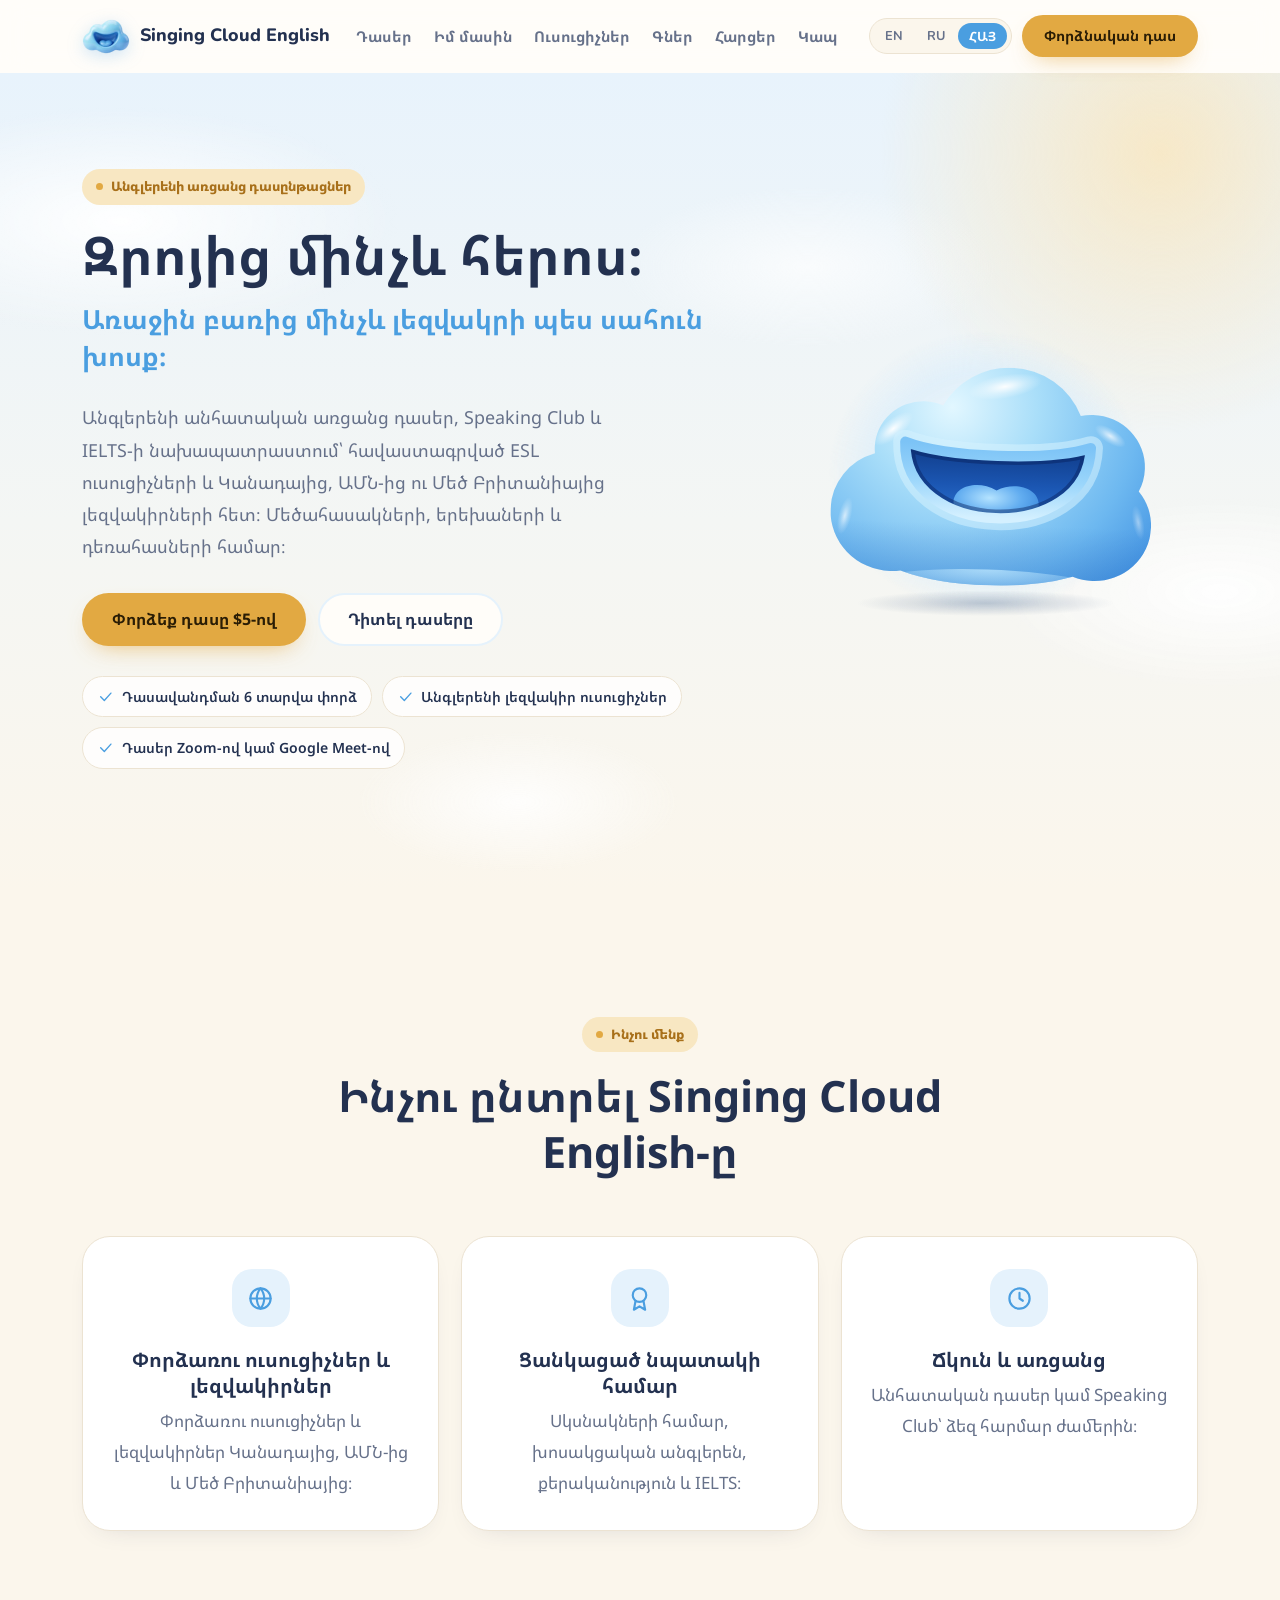
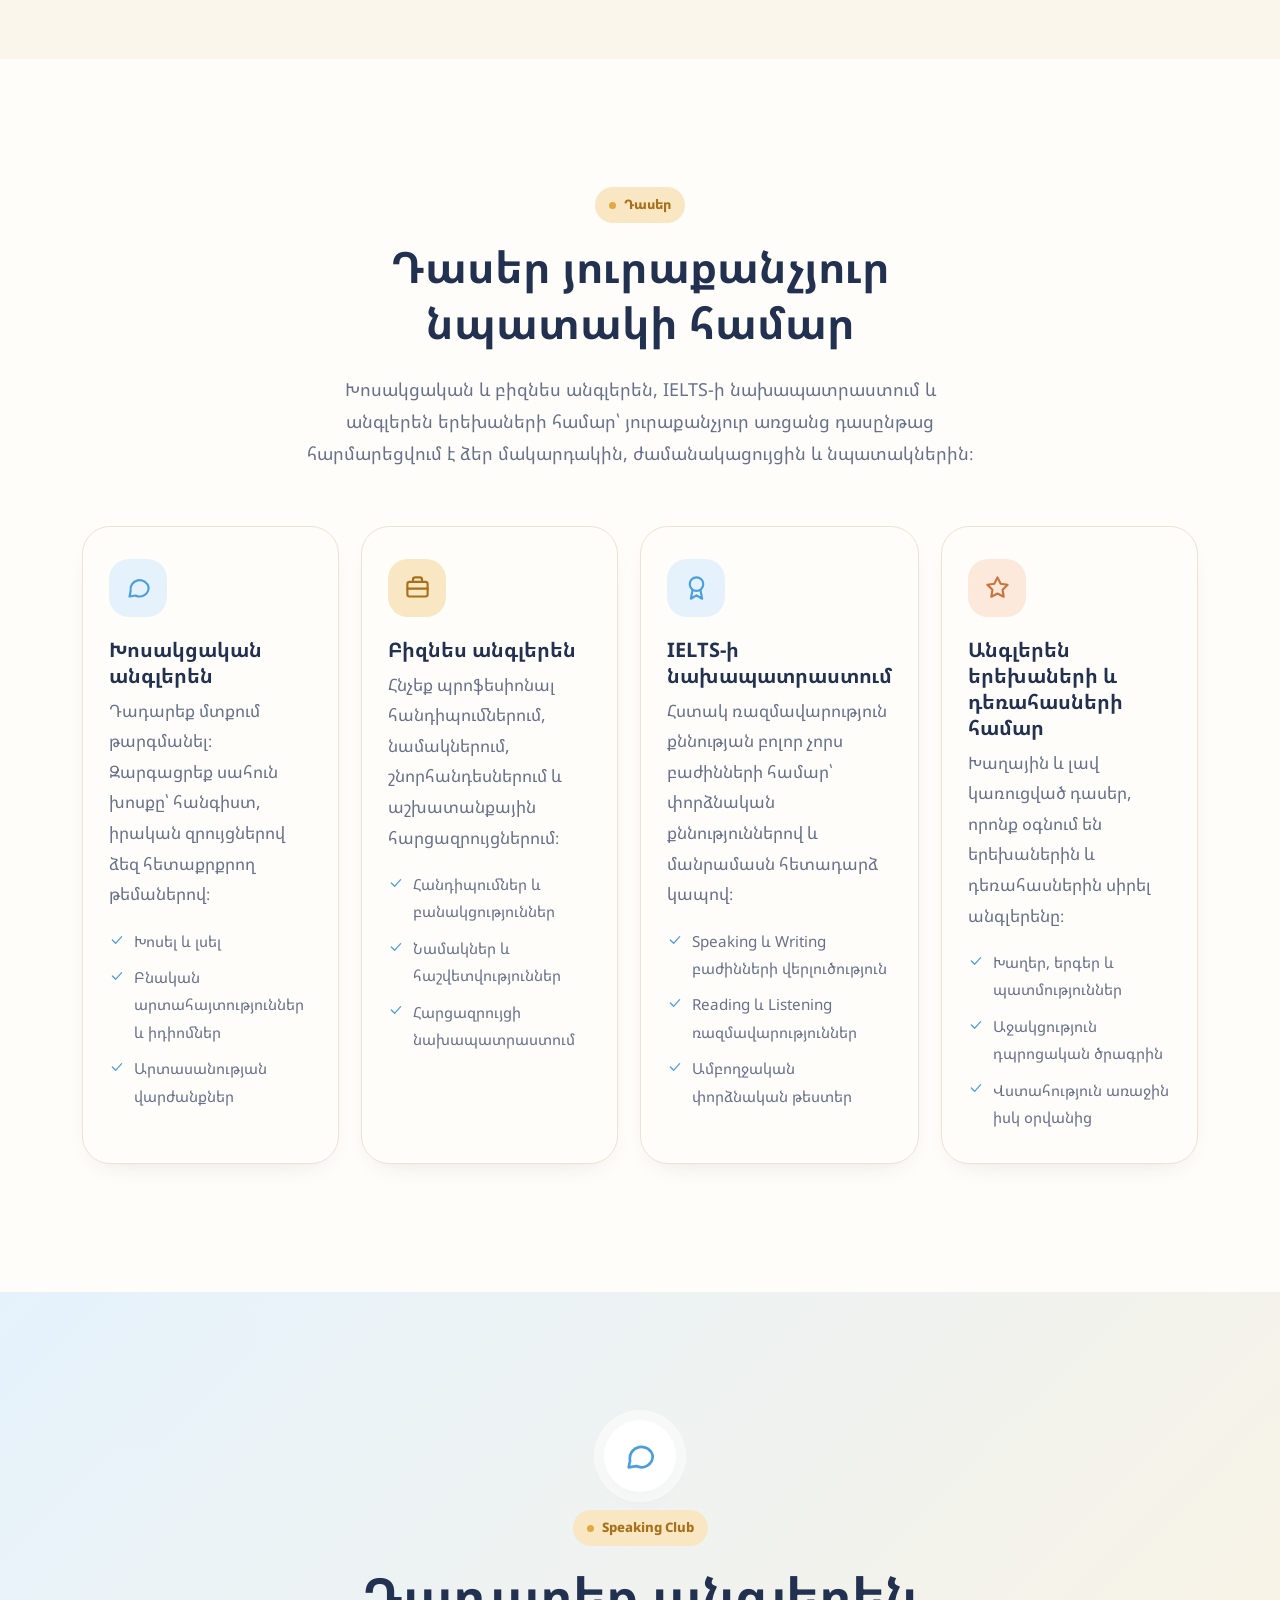
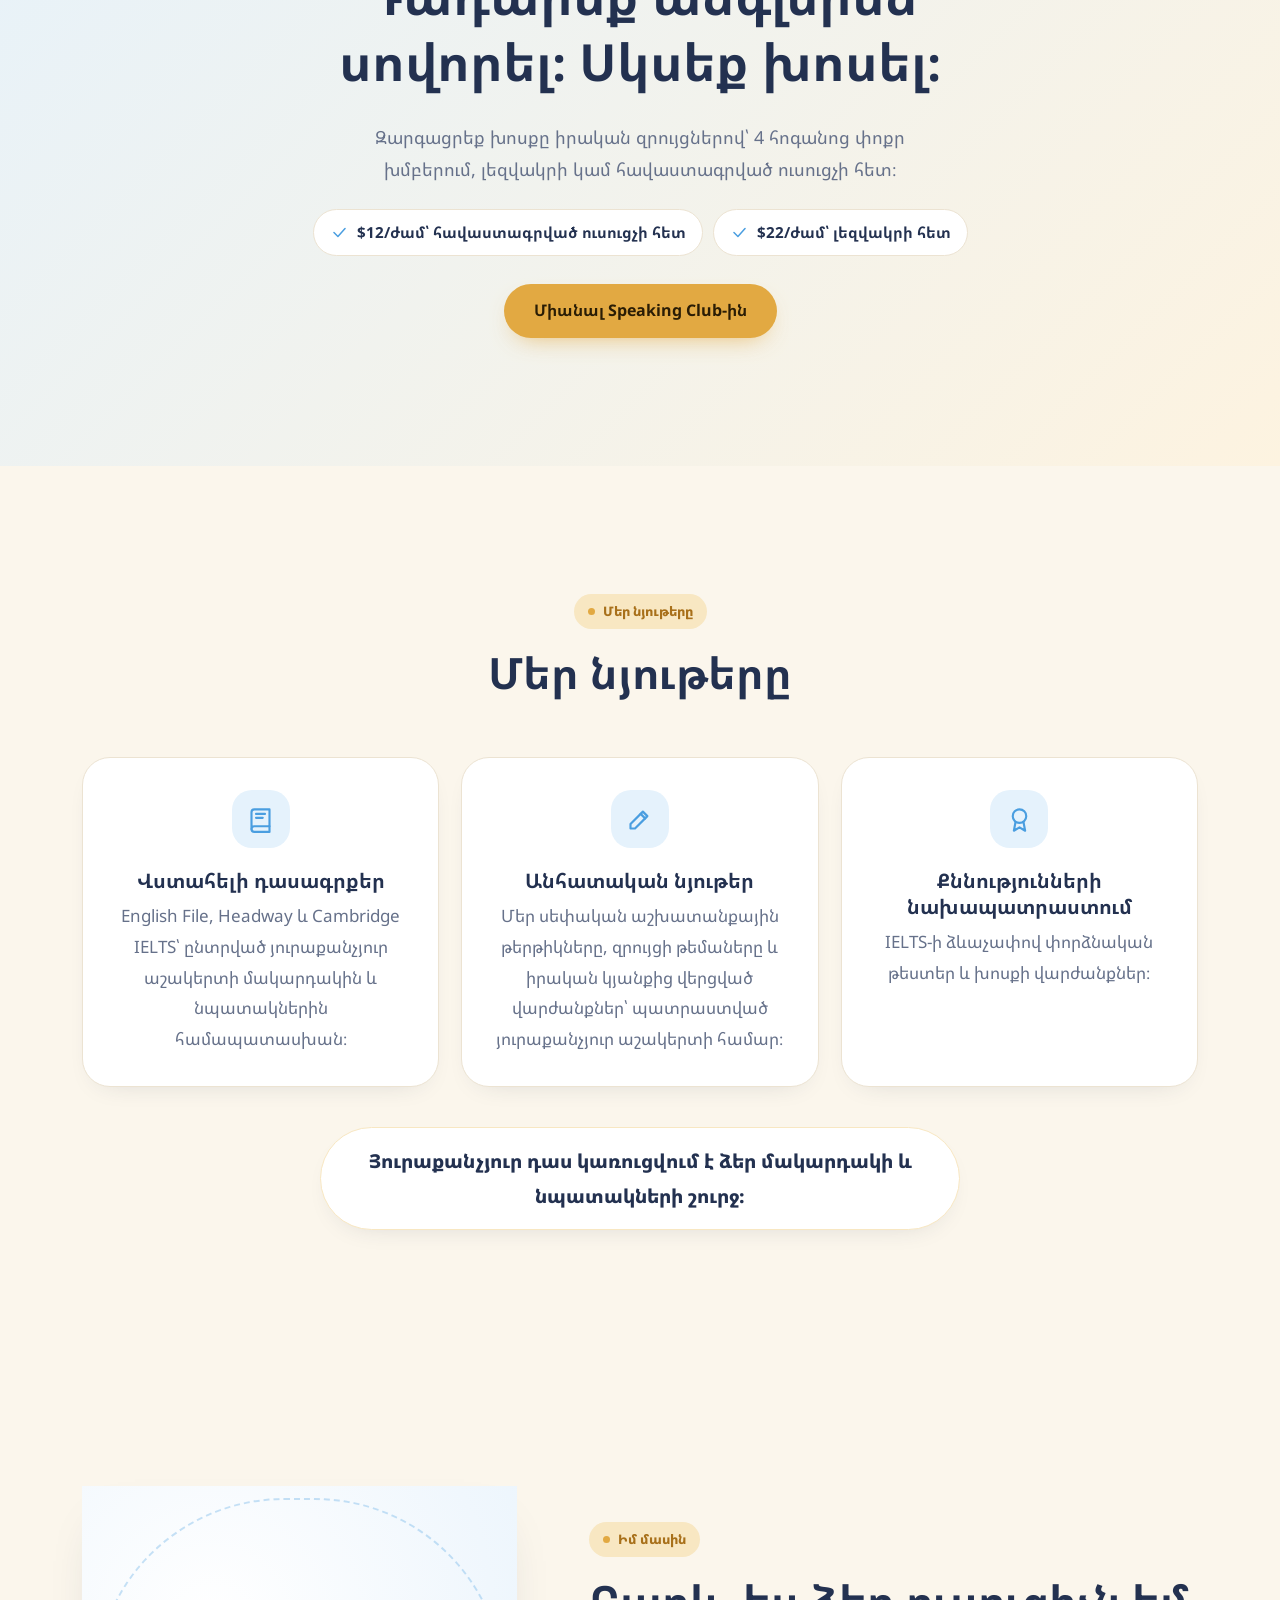
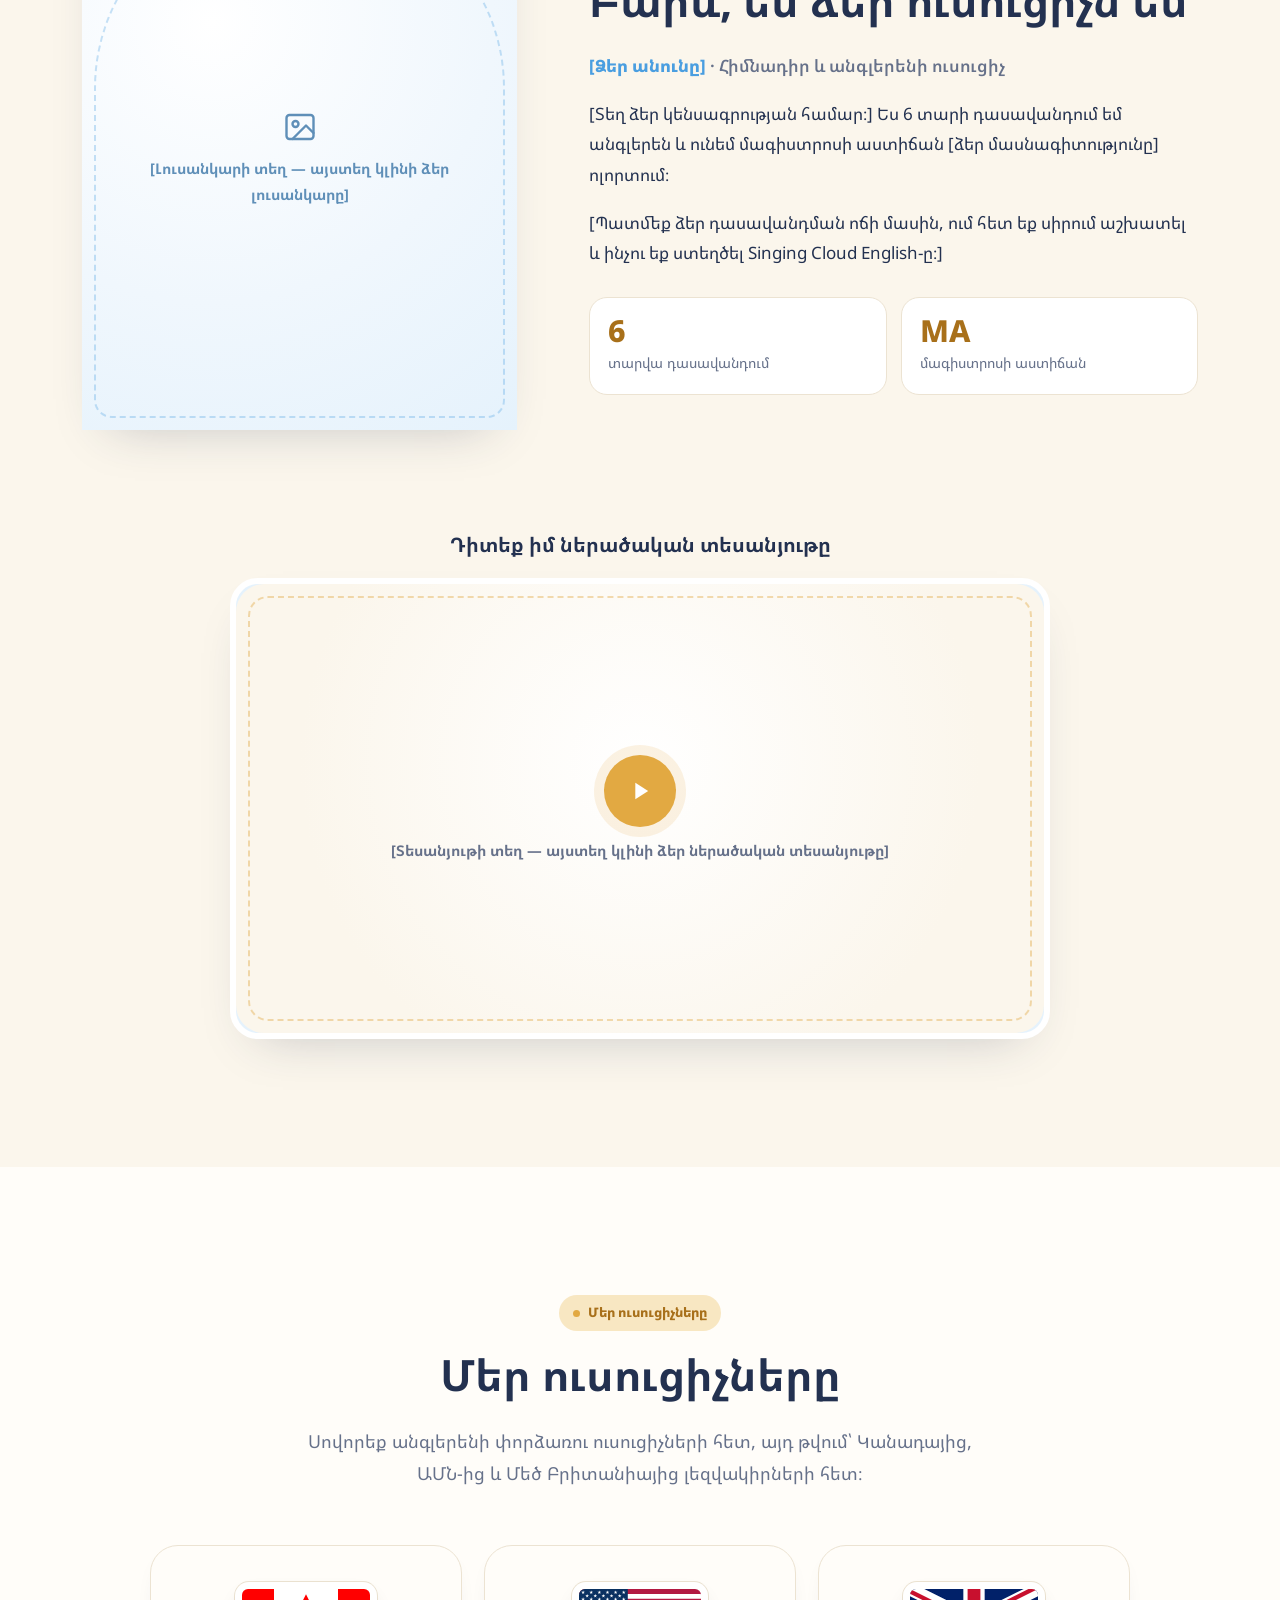
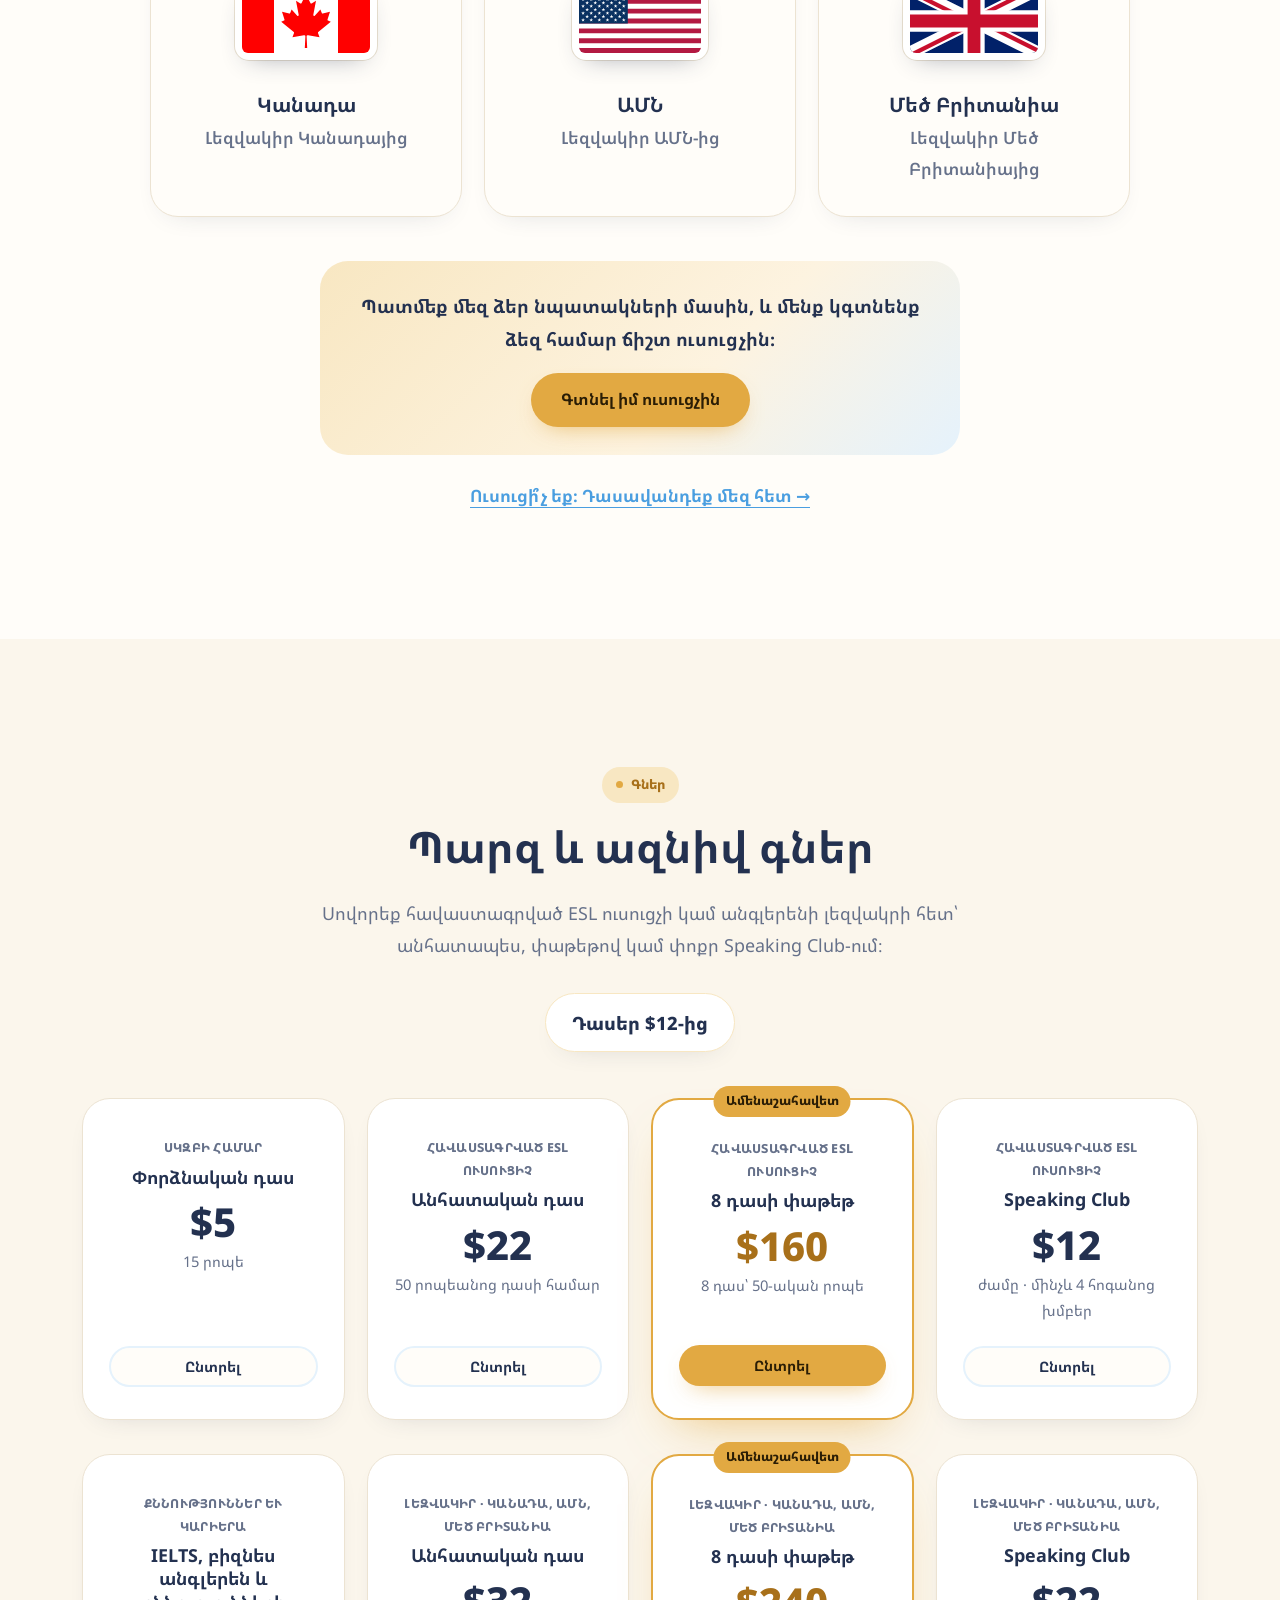
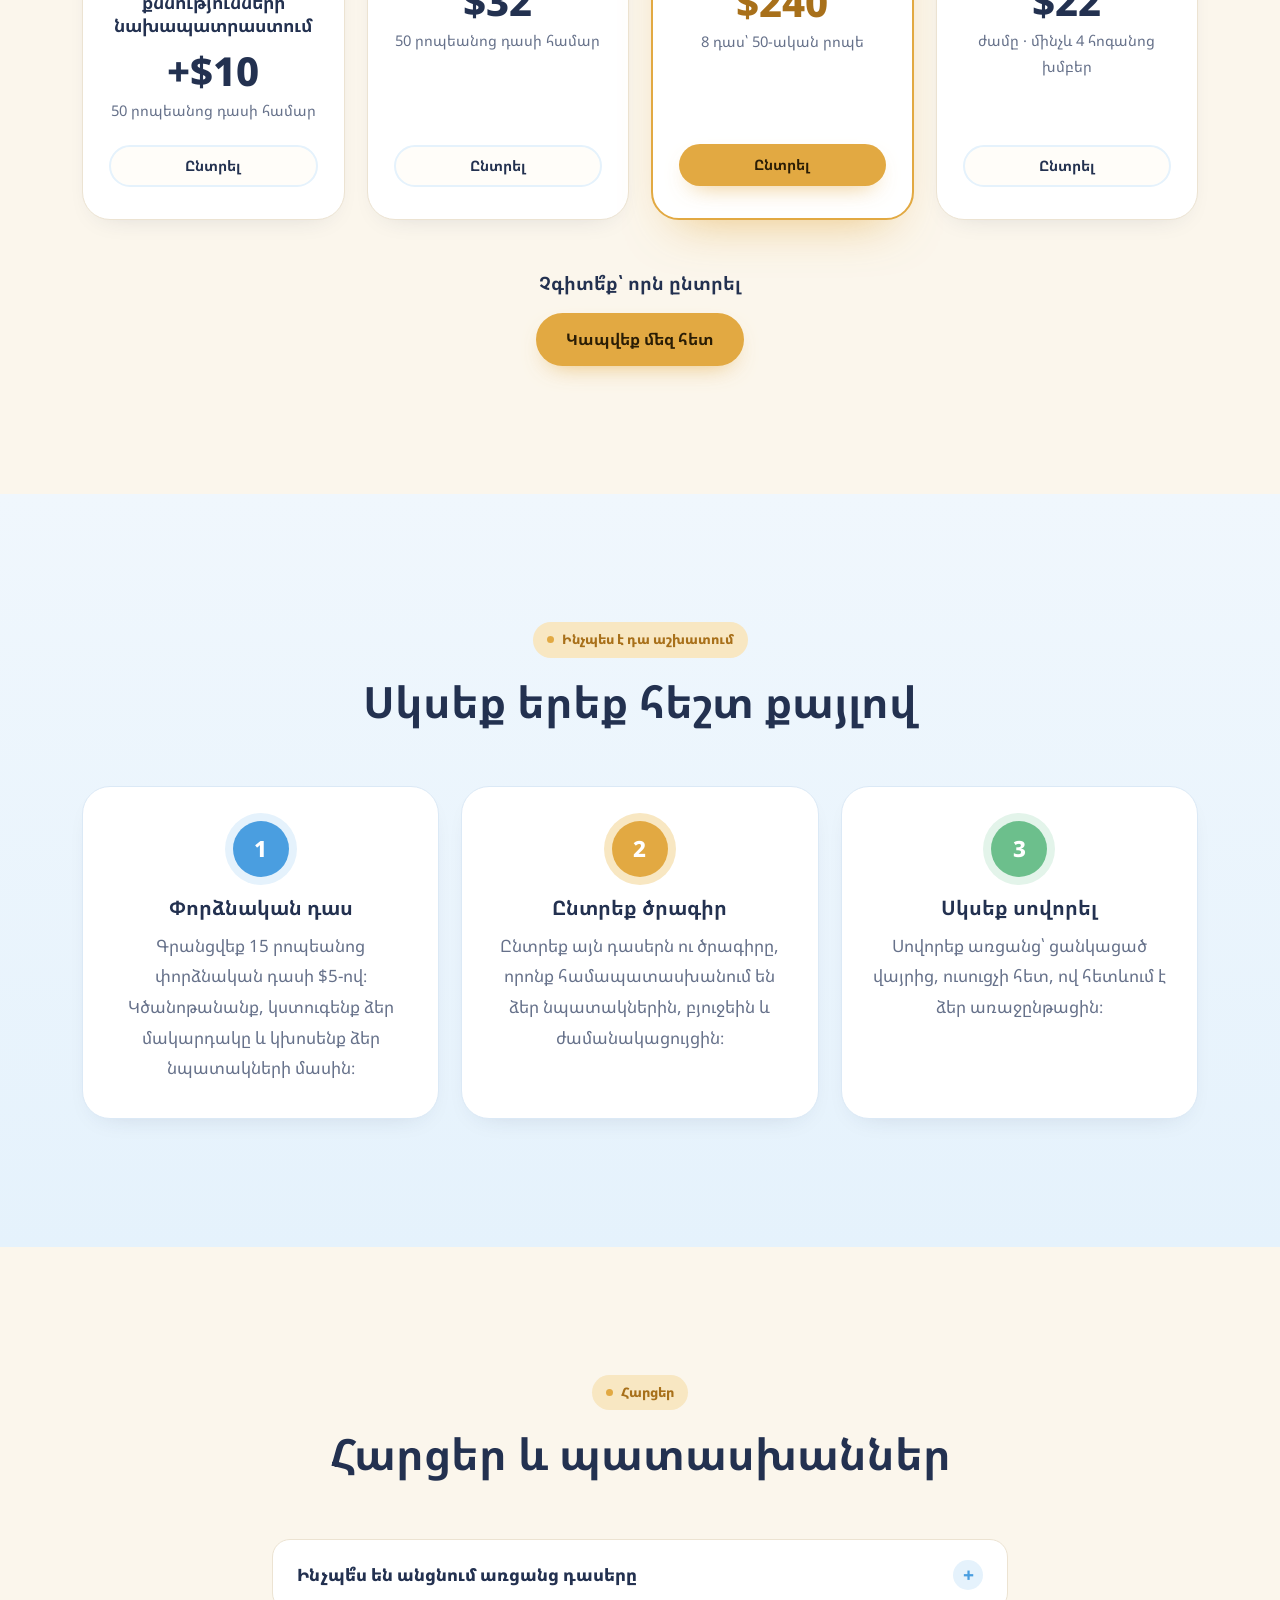
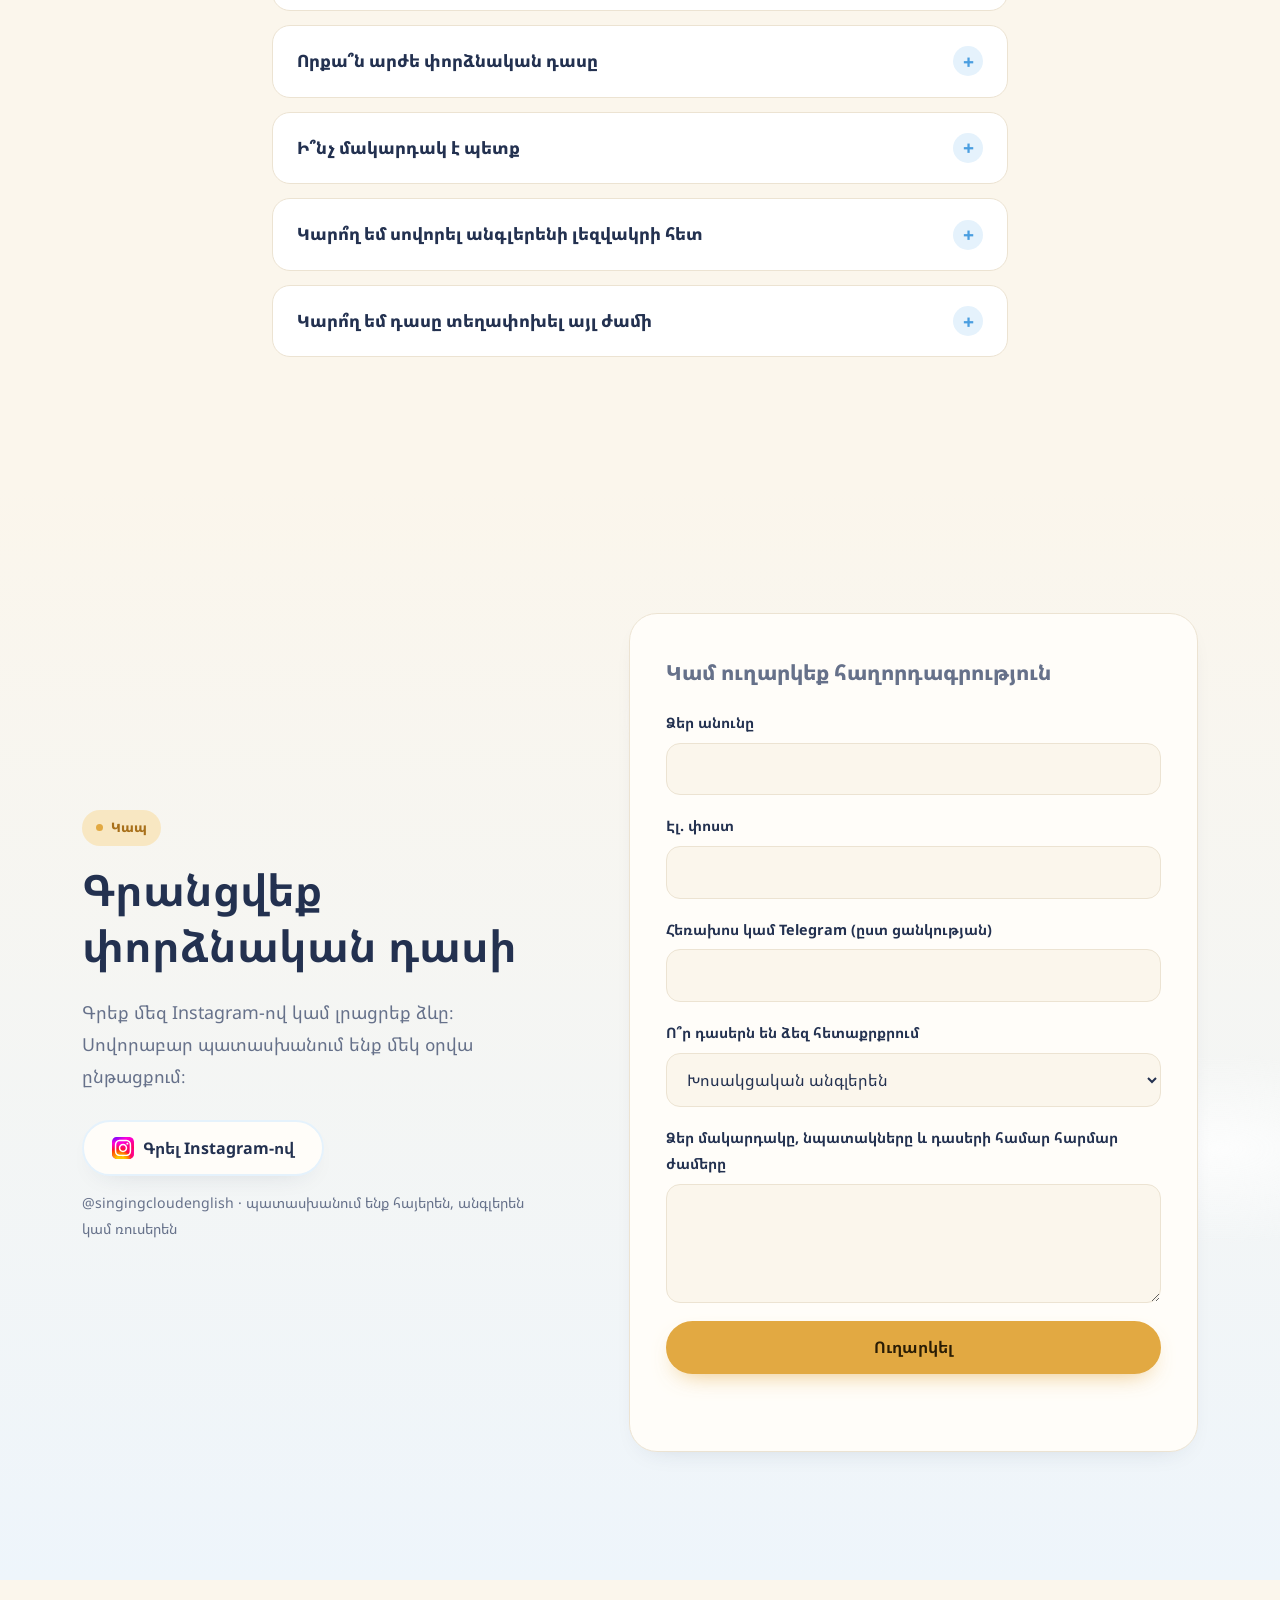
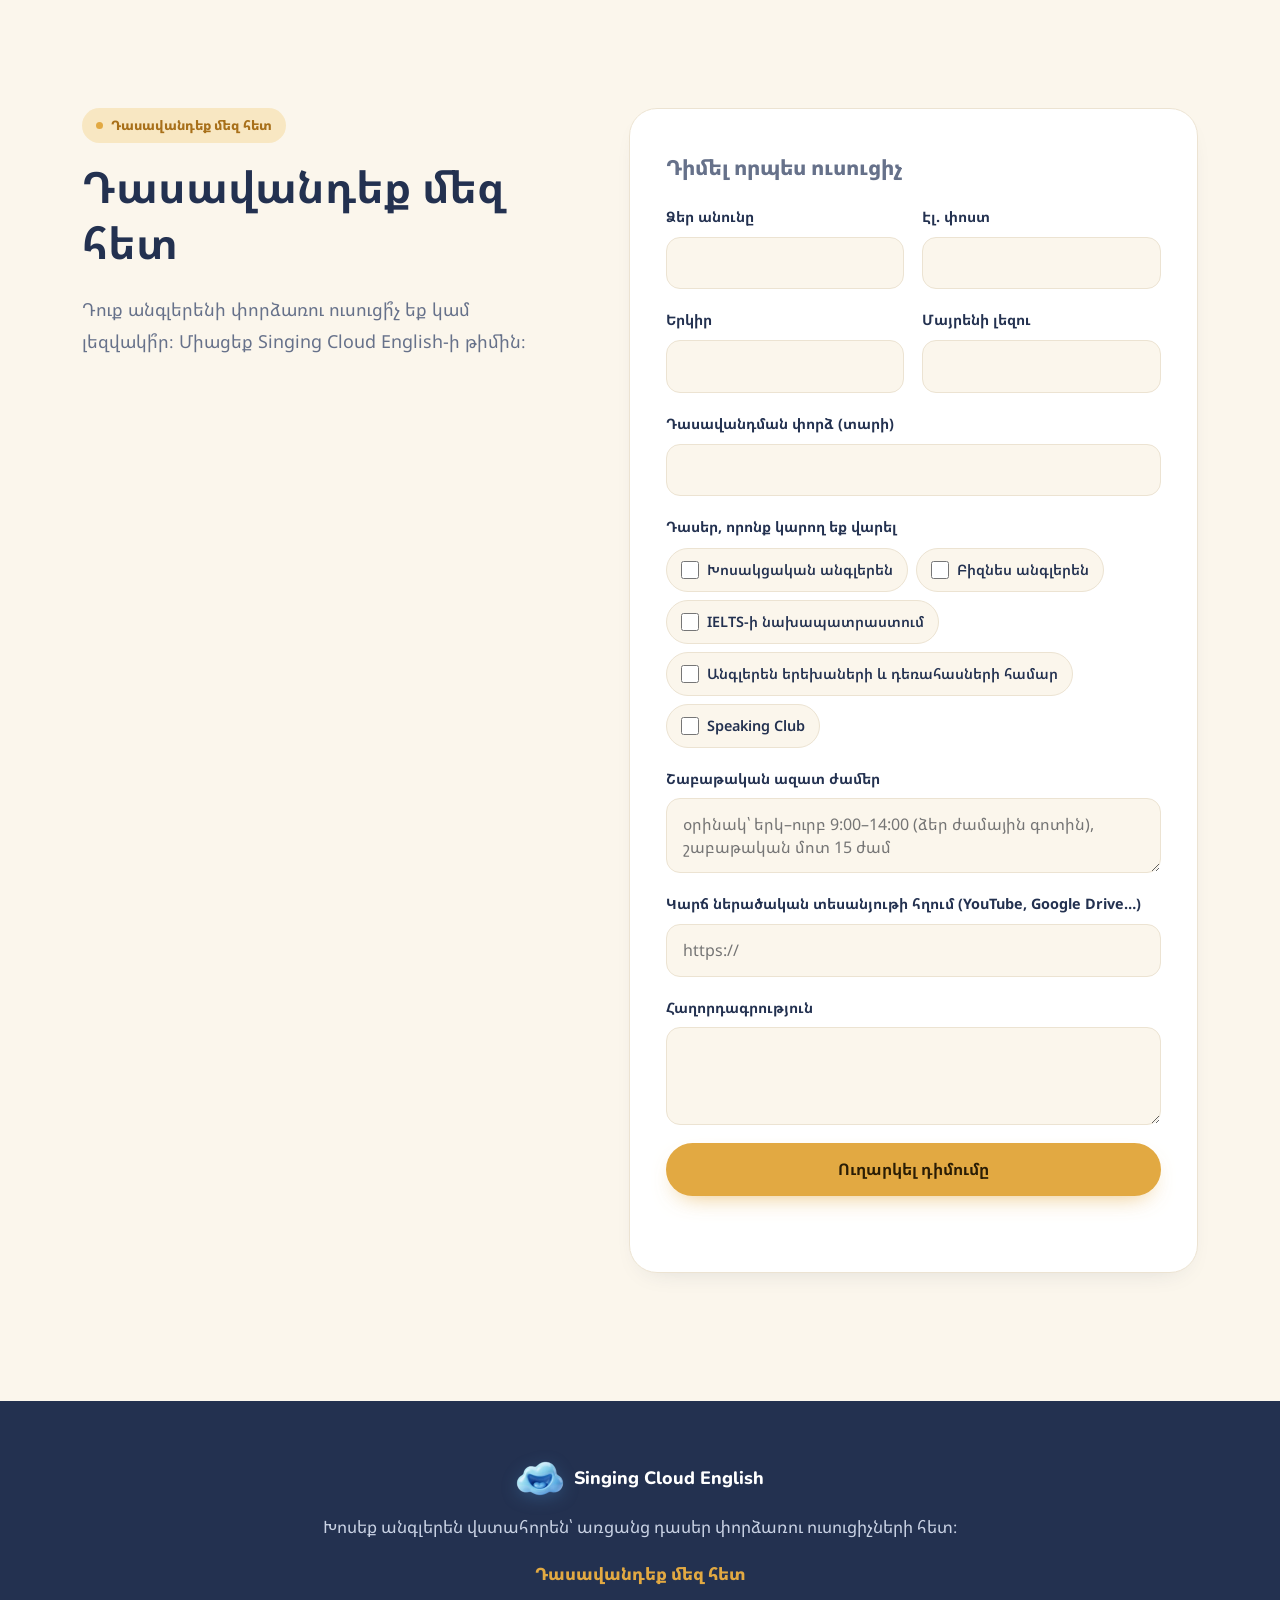
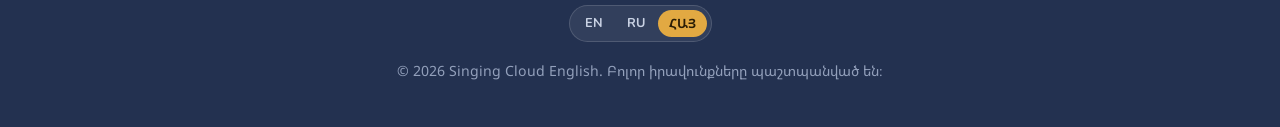
<file: hy/index.html>
<!doctype html>
<!-- DRAFT: Armenian (Eastern) translation is a DRAFT — please have a native Armenian speaker check all text before publishing, including the hero, &#x27;Why choose us&#x27;, Speaking Club and &#x27;Our materials&#x27; texts. -->
<html lang="hy" dir="ltr">
<head>
  <meta charset="utf-8">
  <meta name="viewport" content="width=device-width, initial-scale=1">
  <title>Անգլերենի առցանց դասեր լեզվակիրների հետ | Singing Cloud English</title>
  <meta name="description" content="Անգլերենի առցանց դասընթացներ՝ անհատական դասեր, անգլերեն լեզվակրի հետ, Speaking Club, IELTS-ի նախապատրաստում և բիզնես անգլերեն։ Դասեր $12-ից։">
  <link rel="canonical" href="https://singingcloudproject.github.io/singing-cloud-english/hy/">
  <link rel="alternate" hreflang="en" href="https://singingcloudproject.github.io/singing-cloud-english/">
  <link rel="alternate" hreflang="ru" href="https://singingcloudproject.github.io/singing-cloud-english/ru/">
  <link rel="alternate" hreflang="hy" href="https://singingcloudproject.github.io/singing-cloud-english/hy/">
  <link rel="alternate" hreflang="x-default" href="https://singingcloudproject.github.io/singing-cloud-english/">
  <meta name="robots" content="noindex">
  <meta property="og:type" content="website">
  <meta property="og:site_name" content="Singing Cloud English">
  <meta property="og:title" content="Singing Cloud English — անգլերենի առցանց դասընթացներ">
  <meta property="og:description" content="Անգլերենի առցանց դասընթացներ՝ անհատական դասեր, անգլերեն լեզվակրի հետ, Speaking Club, IELTS-ի նախապատրաստում և բիզնես անգլերեն։ Դասեր $12-ից։">
  <meta property="og:url" content="https://singingcloudproject.github.io/singing-cloud-english/hy/">
  <meta property="og:locale" content="hy_AM">
  <meta property="og:locale:alternate" content="en_US">
  <meta property="og:locale:alternate" content="ru_RU">
  <meta property="og:image" content="https://singingcloudproject.github.io/singing-cloud-english/assets/og-image.jpg">
  <meta property="og:image:width" content="1200">
  <meta property="og:image:height" content="630">
  <meta property="og:image:alt" content="Singing Cloud English-ի լոգոն՝ երգող կապույտ ամպ">
  <meta name="twitter:card" content="summary_large_image">
  <meta name="twitter:title" content="Singing Cloud English — անգլերենի առցանց դասընթացներ">
  <meta name="twitter:description" content="Անգլերենի առցանց դասընթացներ՝ անհատական դասեր, անգլերեն լեզվակրի հետ, Speaking Club, IELTS-ի նախապատրաստում և բիզնես անգլերեն։ Դասեր $12-ից։">
  <meta name="twitter:image" content="https://singingcloudproject.github.io/singing-cloud-english/assets/og-image.jpg">
  <meta name="theme-color" content="#fbf6ec">
  <link rel="icon" href="../assets/favicon-32.png" type="image/png" sizes="32x32">
  <link rel="apple-touch-icon" href="../assets/favicon-180.png">
  <link rel="preconnect" href="https://fonts.googleapis.com">
  <link rel="preconnect" href="https://fonts.gstatic.com" crossorigin>
  <link rel="stylesheet" href="https://fonts.googleapis.com/css2?family=Nunito:wght@400;600;700;800&family=Noto+Sans+Armenian:wght@400;600;700;800&display=swap">
  <link rel="stylesheet" href="../assets/styles.css">
  <script type="application/ld+json">{"@context": "https://schema.org", "@graph": [{"@type": "EducationalOrganization", "@id": "https://singingcloudproject.github.io/singing-cloud-english/#school", "name": "Singing Cloud English", "url": "https://singingcloudproject.github.io/singing-cloud-english/", "logo": "https://singingcloudproject.github.io/singing-cloud-english/assets/logo-hero.png", "image": "https://singingcloudproject.github.io/singing-cloud-english/assets/og-image.jpg", "description": "Անգլերենի առցանց դասընթացներ՝ անհատական դասեր, անգլերեն լեզվակրի հետ, Speaking Club, IELTS-ի նախապատրաստում և բիզնես անգլերեն։ Դասեր $12-ից։", "slogan": "Զրոյից մինչև հերոս։", "areaServed": "Worldwide", "availableLanguage": ["English", "Russian", "Armenian"], "knowsAbout": ["Խոսակցական անգլերեն", "Բիզնես անգլերեն", "IELTS-ի նախապատրաստում", "Անգլերեն երեխաների և դեռահասների համար"], "hasOfferCatalog": {"@type": "OfferCatalog", "name": "Պարզ և ազնիվ գներ", "itemListElement": [{"@type": "Offer", "name": "Փորձնական դաս — Սկզբի համար", "description": "15 րոպե", "price": "5", "priceCurrency": "USD", "url": "https://singingcloudproject.github.io/singing-cloud-english/hy/#prices"}, {"@type": "Offer", "name": "Անհատական դաս — Հավաստագրված ESL ուսուցիչ", "description": "50 րոպեանոց դասի համար", "price": "22", "priceCurrency": "USD", "url": "https://singingcloudproject.github.io/singing-cloud-english/hy/#prices"}, {"@type": "Offer", "name": "8 դասի փաթեթ — Հավաստագրված ESL ուսուցիչ", "description": "8 դաս՝ 50-ական րոպե", "price": "160", "priceCurrency": "USD", "url": "https://singingcloudproject.github.io/singing-cloud-english/hy/#prices"}, {"@type": "Offer", "name": "Speaking Club — Հավաստագրված ESL ուսուցիչ", "description": "ժամը · մինչև 4 հոգանոց խմբեր", "price": "12", "priceCurrency": "USD", "url": "https://singingcloudproject.github.io/singing-cloud-english/hy/#prices"}, {"@type": "Offer", "name": "Անհատական դաս — Լեզվակիր · Կանադա, ԱՄՆ, Մեծ Բրիտանիա", "description": "50 րոպեանոց դասի համար", "price": "32", "priceCurrency": "USD", "url": "https://singingcloudproject.github.io/singing-cloud-english/hy/#prices"}, {"@type": "Offer", "name": "8 դասի փաթեթ — Լեզվակիր · Կանադա, ԱՄՆ, Մեծ Բրիտանիա", "description": "8 դաս՝ 50-ական րոպե", "price": "240", "priceCurrency": "USD", "url": "https://singingcloudproject.github.io/singing-cloud-english/hy/#prices"}, {"@type": "Offer", "name": "Speaking Club — Լեզվակիր · Կանադա, ԱՄՆ, Մեծ Բրիտանիա", "description": "ժամը · մինչև 4 հոգանոց խմբեր", "price": "22", "priceCurrency": "USD", "url": "https://singingcloudproject.github.io/singing-cloud-english/hy/#prices"}]}}, {"@type": "WebSite", "@id": "https://singingcloudproject.github.io/singing-cloud-english/#website", "url": "https://singingcloudproject.github.io/singing-cloud-english/", "name": "Singing Cloud English", "inLanguage": ["en", "ru", "hy"], "publisher": {"@id": "https://singingcloudproject.github.io/singing-cloud-english/#school"}}, {"@type": "WebPage", "@id": "https://singingcloudproject.github.io/singing-cloud-english/hy/#webpage", "url": "https://singingcloudproject.github.io/singing-cloud-english/hy/", "name": "Անգլերենի առցանց դասեր լեզվակիրների հետ | Singing Cloud English", "description": "Անգլերենի առցանց դասընթացներ՝ անհատական դասեր, անգլերեն լեզվակրի հետ, Speaking Club, IELTS-ի նախապատրաստում և բիզնես անգլերեն։ Դասեր $12-ից։", "inLanguage": "hy", "isPartOf": {"@id": "https://singingcloudproject.github.io/singing-cloud-english/#website"}, "about": {"@id": "https://singingcloudproject.github.io/singing-cloud-english/#school"}}, {"@type": "FAQPage", "@id": "https://singingcloudproject.github.io/singing-cloud-english/hy/#faq", "inLanguage": "hy", "mainEntity": [{"@type": "Question", "name": "Ինչպե՞ս են անցնում առցանց դասերը", "acceptedAnswer": {"@type": "Answer", "text": "Դասերն անցնում են Zoom-ով կամ Google Meet-ով։ Ձեզ անհրաժեշտ է միայն հեռախոս, պլանշետ կամ համակարգիչ՝ ինտերնետով։ Ուսուցիչը նյութերը ցուցադրում է էկրանին և յուրաքանչյուր դասից հետո ուղարկում է նշումներ։"}}, {"@type": "Question", "name": "Որքա՞ն արժե փորձնական դասը", "acceptedAnswer": {"@type": "Answer", "text": "Փորձնական դասը տևում է 15 րոպե և արժե $5։ Դա հանգիստ հնարավորություն է ծանոթանալու ուսուցչի հետ, ստուգելու ձեր մակարդակը և պլանավորելու դասերը՝ առանց շարունակելու պարտավորության։"}}, {"@type": "Question", "name": "Ի՞նչ մակարդակ է պետք", "acceptedAnswer": {"@type": "Answer", "text": "Բոլոր մակարդակներն են ողջունելի՝ սկսնակներից մինչև առաջադեմ։ Ձեր մակարդակը կստուգենք փորձնական դասի ընթացքում։"}}, {"@type": "Question", "name": "Կարո՞ղ եմ սովորել անգլերենի լեզվակրի հետ", "acceptedAnswer": {"@type": "Answer", "text": "Այո։ Մեր թիմում կան անգլերենի լեզվակիր ուսուցիչներ։ Պարզապես նշեք ձեր նախընտրությունը գրանցվելիս։"}}, {"@type": "Question", "name": "Կարո՞ղ եմ դասը տեղափոխել այլ ժամի", "acceptedAnswer": {"@type": "Answer", "text": "Այո, խնդրում ենք տեղեկացնել առնվազն 24 ժամ առաջ։ [Խմբագրեք ըստ ձեր կանոնների։]"}}]}]}</script>
</head>
<body>
<a class="skip" href="#main">Անցնել բովանդակությանը</a>
<header class="site-header">
  <div class="container header-inner">
    <a class="brand" href="#top" aria-label="Singing Cloud English"><picture><source srcset="../assets/logo-header.webp" type="image/webp"><img class="logo" src="../assets/logo-header.png" alt="" width="48" height="35" decoding="async"></picture><span>Singing Cloud English</span></a>
    <nav class="nav" id="site-nav" aria-label="Գլխավոր մենյու">
      <ul><li><a href="#lessons">Դասեր</a></li><li><a href="#about">Իմ մասին</a></li><li><a href="#teachers">Ուսուցիչներ</a></li><li><a href="#prices">Գներ</a></li><li><a href="#faq">Հարցեր</a></li><li><a href="#contact">Կապ</a></li></ul>
    </nav>
    <div class="header-actions">
      <div class="lang-switch" role="navigation" aria-label="Ընտրել լեզուն"><a href="../index.html" hreflang="en" lang="en">EN</a><a href="../ru/index.html" hreflang="ru" lang="ru">RU</a><a href="../hy/index.html" hreflang="hy" lang="hy" aria-current="true">ՀԱՅ</a></div>
      <a class="btn btn-gold btn-sm header-cta" href="#contact">Փորձնական դաս</a>
      <button class="nav-toggle" type="button" aria-expanded="false" aria-controls="site-nav" aria-label="Գլխավոր մենյու"><span></span><span></span></button>
    </div>
  </div>
</header>
<main id="main">
<section class="hero" id="top">
  <div class="sky" aria-hidden="true"><span class="cloud c1"></span><span class="cloud c2"></span><span class="cloud c3"></span><span class="cloud c4"></span><span class="glow"></span></div>
  <div class="container hero-inner">
    <div class="hero-copy">
      <p class="kicker reveal">Անգլերենի առցանց դասընթացներ</p>
      <h1 class="reveal" style="--d:100ms">Զրոյից մինչև հերոս։<span class="h1-sub">Առաջին բառից մինչև լեզվակրի պես սահուն խոսք։</span></h1>
      <p class="lead reveal" style="--d:200ms">Անգլերենի անհատական առցանց դասեր, Speaking Club և IELTS-ի նախապատրաստում՝ հավաստագրված ESL ուսուցիչների և Կանադայից, ԱՄՆ-ից ու Մեծ Բրիտանիայից լեզվակիրների հետ։ Մեծահասակների, երեխաների և դեռահասների համար։</p>
      <div class="hero-actions reveal" style="--d:300ms">
        <a class="btn btn-gold" href="#contact">Փորձեք դասը $5-ով</a>
        <a class="btn btn-ghost" href="#lessons">Դիտել դասերը</a>
      </div>
      <ul class="badges reveal" style="--d:400ms"><li><svg class="icon" viewBox="0 0 24 24" aria-hidden="true" focusable="false"><path d="m5 12 5 5 9-10"/></svg>Դասավանդման 6 տարվա փորձ</li><li><svg class="icon" viewBox="0 0 24 24" aria-hidden="true" focusable="false"><path d="m5 12 5 5 9-10"/></svg>Անգլերենի լեզվակիր ուսուցիչներ</li><li><svg class="icon" viewBox="0 0 24 24" aria-hidden="true" focusable="false"><path d="m5 12 5 5 9-10"/></svg>Դասեր Zoom-ով կամ Google Meet-ով</li></ul>
    </div>
    <div class="hero-art reveal" style="--d:250ms">
      <div class="logo-stage"><span class="art-glow" aria-hidden="true"></span><svg class="mascot" viewBox="-30 -40 460 370" role="img" aria-label="Singing Cloud English-ի լոգոն՝ երգող կապույտ ամպ">
  <defs>
    <radialGradient id="sc-body" gradientUnits="userSpaceOnUse" cx="150" cy="58" r="330">
      <stop offset="0" stop-color="#e2f7ff"/><stop offset=".32" stop-color="#a9def9"/>
      <stop offset=".7" stop-color="#6db8f0"/><stop offset="1" stop-color="#3d8ee0"/>
    </radialGradient>
    <linearGradient id="sc-shade" gradientUnits="userSpaceOnUse" x1="0" y1="120" x2="0" y2="290">
      <stop offset=".5" stop-color="#1c5cb8" stop-opacity="0"/><stop offset="1" stop-color="#1f62ba" stop-opacity=".32"/>
    </linearGradient>
    <radialGradient id="sc-spec"><stop offset="0" stop-color="#fff" stop-opacity=".95"/><stop offset=".55" stop-color="#fff" stop-opacity=".35"/><stop offset="1" stop-color="#fff" stop-opacity="0"/></radialGradient>
    <radialGradient id="sc-bounce" cy="0"><stop offset="0" stop-color="#bfe8ff" stop-opacity=".75"/><stop offset="1" stop-color="#bfe8ff" stop-opacity="0"/></radialGradient>
    <linearGradient id="sc-inner" x1="0" y1="0" x2="0" y2="1">
      <stop offset="0" stop-color="#0f3a86"/><stop offset=".55" stop-color="#1b56b2"/><stop offset="1" stop-color="#2b72d0"/>
    </linearGradient>
    <radialGradient id="sc-tongue" cx="42%" cy="30%" r="75%">
      <stop offset="0" stop-color="#b4e3ff"/><stop offset=".5" stop-color="#62adf0"/><stop offset="1" stop-color="#2f7ed6"/>
    </radialGradient>
    <linearGradient id="sc-lip" x1="0" y1="0" x2="0" y2="1">
      <stop offset="0" stop-color="#7cc3f6"/><stop offset=".5" stop-color="#9bd6fb"/><stop offset="1" stop-color="#d4f0ff"/>
    </linearGradient>
    <radialGradient id="sc-floor"><stop offset="0" stop-color="#2a4a7a" stop-opacity=".28"/><stop offset="1" stop-color="#2a4a7a" stop-opacity="0"/></radialGradient>
    <clipPath id="sc-cloud-clip"><circle cx="80" cy="192" r="76"/><circle cx="116" cy="112" r="60"/><circle cx="222" cy="100" r="94"/><circle cx="324" cy="128" r="66"/><circle cx="330" cy="202" r="70"/><ellipse cx="200" cy="232" rx="150" ry="50"/><ellipse cx="205" cy="175" rx="150" ry="95"/></clipPath>
    <clipPath id="sc-mouth-clip"><path class="sc-m" d="M90.0 104C143.1 124.0 272.9 124.0 326.0 104C326.0 247.6 90.0 247.6 90.0 104Z"/></clipPath>
  </defs>
  <ellipse class="sc-shadow" cx="200" cy="312" rx="160" ry="16" fill="url(#sc-floor)"/>
  <g class="sc-body">
    <g clip-path="url(#sc-cloud-clip)">
      <rect x="-10" y="-10" width="420" height="310" fill="url(#sc-body)"/>
      <rect x="-10" y="-10" width="420" height="310" fill="url(#sc-shade)"/>
      <ellipse cx="200" cy="296" rx="175" ry="34" fill="url(#sc-bounce)"/>
      <ellipse cx="78" cy="88" rx="30" ry="12" transform="rotate(-42 78 88)" fill="url(#sc-spec)"/>
      <ellipse cx="214" cy="30" rx="46" ry="15" transform="rotate(-12 214 30)" fill="url(#sc-spec)"/>
      <ellipse cx="346" cy="88" rx="22" ry="9" transform="rotate(32 346 88)" fill="url(#sc-spec)" opacity=".8"/>
      <ellipse cx="22" cy="200" rx="8" ry="24" transform="rotate(12 22 200)" fill="url(#sc-spec)" opacity=".7"/>
      <ellipse cx="384" cy="196" rx="7" ry="22" transform="rotate(-12 384 196)" fill="url(#sc-spec)" opacity=".45"/>
    </g>
    <g class="sc-mouth">
      <path class="sc-m" d="M90.0 104C143.1 124.0 272.9 124.0 326.0 104C326.0 247.6 90.0 247.6 90.0 104Z" fill="none" stroke="#d6f2ff" stroke-opacity=".55" stroke-width="30" stroke-linejoin="round"/>
      <path class="sc-m" d="M90.0 104C143.1 124.0 272.9 124.0 326.0 104C326.0 247.6 90.0 247.6 90.0 104Z" fill="url(#sc-inner)"/>
      <g clip-path="url(#sc-mouth-clip)">
        <path class="sc-tongue" d="M-1 0C-1-.55-.45-.8 0-.45C.45-.8 1-.55 1 0C1 .6 .5 .8 0 .8C-.5 .8-1 .6-1 0Z" transform="translate(208 190.4) scale(54.28 43.20)" fill="url(#sc-tongue)"/>
        <path class="sc-m" d="M90.0 104C143.1 124.0 272.9 124.0 326.0 104C326.0 247.6 90.0 247.6 90.0 104Z" fill="none" stroke="#071f5c" stroke-opacity=".45" stroke-width="22"/>
      </g>
      <path class="sc-m sc-lip" d="M90.0 104C143.1 124.0 272.9 124.0 326.0 104C326.0 247.6 90.0 247.6 90.0 104Z" fill="none" stroke="url(#sc-lip)" stroke-width="13" stroke-linejoin="round"/>
    </g>
  </g>
</svg><div class="letters" aria-hidden="true"></div></div>
    </div>
  </div>
</section>
<section class="section bg-soft" id="why">
  <div class="container">
    <div class="section-head reveal"><p class="kicker">Ինչու մենք</p><h2>Ինչու ընտրել Singing Cloud English-ը</h2></div>
    <div class="cards ">
      <article class="card reveal" style="--d:0ms">
        <div class="card-icon"><svg class="icon" viewBox="0 0 24 24" aria-hidden="true" focusable="false"><circle cx="12" cy="12" r="9"/><path d="M3 12h18M12 3a14 14 0 0 1 0 18M12 3a14 14 0 0 0 0 18"/></svg></div>
        <h3>Փորձառու ուսուցիչներ և լեզվակիրներ</h3>
        <p>Փորձառու ուսուցիչներ և լեզվակիրներ Կանադայից, ԱՄՆ-ից և Մեծ Բրիտանիայից։</p>
      </article>
      <article class="card reveal" style="--d:80ms">
        <div class="card-icon"><svg class="icon" viewBox="0 0 24 24" aria-hidden="true" focusable="false"><circle cx="12" cy="9" r="6"/><path d="M8.5 14 7 22l5-3 5 3-1.5-8"/></svg></div>
        <h3>Ցանկացած նպատակի համար</h3>
        <p>Սկսնակների համար, խոսակցական անգլերեն, քերականություն և IELTS։</p>
      </article>
      <article class="card reveal" style="--d:160ms">
        <div class="card-icon"><svg class="icon" viewBox="0 0 24 24" aria-hidden="true" focusable="false"><circle cx="12" cy="12" r="9"/><path d="M12 7v5l3 2"/></svg></div>
        <h3>Ճկուն և առցանց</h3>
        <p>Անհատական դասեր կամ Speaking Club՝ ձեզ հարմար ժամերին։</p>
      </article>
    </div>
    
  </div>
</section>
<section class="section " id="lessons">
  <div class="container">
    <div class="section-head reveal"><p class="kicker">Դասեր</p><h2>Դասեր յուրաքանչյուր նպատակի համար</h2><p class="lead">Խոսակցական և բիզնես անգլերեն, IELTS-ի նախապատրաստում և անգլերեն երեխաների համար՝ յուրաքանչյուր առցանց դասընթաց հարմարեցվում է ձեր մակարդակին, ժամանակացույցին և նպատակներին։</p></div>
    <div class="cards cards-4">
      <article class="card reveal" style="--d:0ms">
        <div class="card-icon"><svg class="icon" viewBox="0 0 24 24" aria-hidden="true" focusable="false"><path d="M21 12a8 8 0 0 1-11.6 7.1L4 20l1-4.6A8 8 0 1 1 21 12z"/></svg></div>
        <h3>Խոսակցական անգլերեն</h3>
        <p>Դադարեք մտքում թարգմանել։ Զարգացրեք սահուն խոսքը՝ հանգիստ, իրական զրույցներով ձեզ հետաքրքրող թեմաներով։</p><ul class="points"><li><svg class="icon" viewBox="0 0 24 24" aria-hidden="true" focusable="false"><path d="m5 12 5 5 9-10"/></svg>Խոսել և լսել</li><li><svg class="icon" viewBox="0 0 24 24" aria-hidden="true" focusable="false"><path d="m5 12 5 5 9-10"/></svg>Բնական արտահայտություններ և իդիոմներ</li><li><svg class="icon" viewBox="0 0 24 24" aria-hidden="true" focusable="false"><path d="m5 12 5 5 9-10"/></svg>Արտասանության վարժանքներ</li></ul>
      </article>
      <article class="card reveal" style="--d:80ms">
        <div class="card-icon"><svg class="icon" viewBox="0 0 24 24" aria-hidden="true" focusable="false"><rect x="3" y="7" width="18" height="13" rx="2"/><path d="M8 7V5a2 2 0 0 1 2-2h4a2 2 0 0 1 2 2v2M3 13h18"/></svg></div>
        <h3>Բիզնես անգլերեն</h3>
        <p>Հնչեք պրոֆեսիոնալ հանդիպումներում, նամակներում, շնորհանդեսներում և աշխատանքային հարցազրույցներում։</p><ul class="points"><li><svg class="icon" viewBox="0 0 24 24" aria-hidden="true" focusable="false"><path d="m5 12 5 5 9-10"/></svg>Հանդիպումներ և բանակցություններ</li><li><svg class="icon" viewBox="0 0 24 24" aria-hidden="true" focusable="false"><path d="m5 12 5 5 9-10"/></svg>Նամակներ և հաշվետվություններ</li><li><svg class="icon" viewBox="0 0 24 24" aria-hidden="true" focusable="false"><path d="m5 12 5 5 9-10"/></svg>Հարցազրույցի նախապատրաստում</li></ul>
      </article>
      <article class="card reveal" style="--d:160ms">
        <div class="card-icon"><svg class="icon" viewBox="0 0 24 24" aria-hidden="true" focusable="false"><circle cx="12" cy="9" r="6"/><path d="M8.5 14 7 22l5-3 5 3-1.5-8"/></svg></div>
        <h3>IELTS-ի նախապատրաստում</h3>
        <p>Հստակ ռազմավարություն քննության բոլոր չորս բաժինների համար՝ փորձնական քննություններով և մանրամասն հետադարձ կապով։</p><ul class="points"><li><svg class="icon" viewBox="0 0 24 24" aria-hidden="true" focusable="false"><path d="m5 12 5 5 9-10"/></svg>Speaking և Writing բաժինների վերլուծություն</li><li><svg class="icon" viewBox="0 0 24 24" aria-hidden="true" focusable="false"><path d="m5 12 5 5 9-10"/></svg>Reading և Listening ռազմավարություններ</li><li><svg class="icon" viewBox="0 0 24 24" aria-hidden="true" focusable="false"><path d="m5 12 5 5 9-10"/></svg>Ամբողջական փորձնական թեստեր</li></ul>
      </article>
      <article class="card reveal" style="--d:240ms">
        <div class="card-icon"><svg class="icon" viewBox="0 0 24 24" aria-hidden="true" focusable="false"><path d="m12 3 2.8 5.7 6.2.9-4.5 4.4 1 6.2L12 17.3l-5.5 2.9 1-6.2L3 9.6l6.2-.9z"/></svg></div>
        <h3>Անգլերեն երեխաների և դեռահասների համար</h3>
        <p>Խաղային և լավ կառուցված դասեր, որոնք օգնում են երեխաներին և դեռահասներին սիրել անգլերենը։</p><ul class="points"><li><svg class="icon" viewBox="0 0 24 24" aria-hidden="true" focusable="false"><path d="m5 12 5 5 9-10"/></svg>Խաղեր, երգեր և պատմություններ</li><li><svg class="icon" viewBox="0 0 24 24" aria-hidden="true" focusable="false"><path d="m5 12 5 5 9-10"/></svg>Աջակցություն դպրոցական ծրագրին</li><li><svg class="icon" viewBox="0 0 24 24" aria-hidden="true" focusable="false"><path d="m5 12 5 5 9-10"/></svg>Վստահություն առաջին իսկ օրվանից</li></ul>
      </article>
    </div>
    
  </div>
</section>
<section class="section club" id="club">
  <div class="container narrow club-inner">
    <div class="club-icon reveal"><svg class="icon" viewBox="0 0 24 24" aria-hidden="true" focusable="false"><path d="M21 12a8 8 0 0 1-11.6 7.1L4 20l1-4.6A8 8 0 1 1 21 12z"/></svg></div>
    <p class="kicker reveal">Speaking Club</p>
    <h2 class="reveal">Դադարեք անգլերեն սովորել։ Սկսեք խոսել։</h2>
    <p class="lead reveal">Զարգացրեք խոսքը իրական զրույցներով՝ 4 հոգանոց փոքր խմբերում, լեզվակրի կամ հավաստագրված ուսուցչի հետ։</p>
    <ul class="club-points reveal"><li><svg class="icon" viewBox="0 0 24 24" aria-hidden="true" focusable="false"><path d="m5 12 5 5 9-10"/></svg><span>$12/ժամ՝ հավաստագրված ուսուցչի հետ</span></li><li><svg class="icon" viewBox="0 0 24 24" aria-hidden="true" focusable="false"><path d="m5 12 5 5 9-10"/></svg><span>$22/ժամ՝ լեզվակրի հետ</span></li></ul>
    <a class="btn btn-gold reveal" href="#contact">Միանալ Speaking Club-ին</a>
  </div>
</section>
<section class="section bg-soft" id="materials">
  <div class="container">
    <div class="section-head reveal"><p class="kicker">Մեր նյութերը</p><h2>Մեր նյութերը</h2></div>
    <div class="cards ">
      <article class="card reveal" style="--d:0ms">
        <div class="card-icon"><svg class="icon" viewBox="0 0 24 24" aria-hidden="true" focusable="false"><path d="M4 5.5A2.5 2.5 0 0 1 6.5 3H20v15H6.5A2.5 2.5 0 0 0 4 20.5z"/><path d="M4 20.5A2.5 2.5 0 0 0 6.5 23H20v-5"/><path d="M8 7h8M8 10.5h6"/></svg></div>
        <h3>Վստահելի դասագրքեր</h3>
        <p>English File, Headway և Cambridge IELTS՝ ընտրված յուրաքանչյուր աշակերտի մակարդակին և նպատակներին համապատասխան։</p>
      </article>
      <article class="card reveal" style="--d:80ms">
        <div class="card-icon"><svg class="icon" viewBox="0 0 24 24" aria-hidden="true" focusable="false"><path d="M4 20h4L19 9l-4-4L4 16z"/><path d="m13 7 4 4"/></svg></div>
        <h3>Անհատական նյութեր</h3>
        <p>Մեր սեփական աշխատանքային թերթիկները, զրույցի թեմաները և իրական կյանքից վերցված վարժանքներ՝ պատրաստված յուրաքանչյուր աշակերտի համար։</p>
      </article>
      <article class="card reveal" style="--d:160ms">
        <div class="card-icon"><svg class="icon" viewBox="0 0 24 24" aria-hidden="true" focusable="false"><circle cx="12" cy="9" r="6"/><path d="M8.5 14 7 22l5-3 5 3-1.5-8"/></svg></div>
        <h3>Քննությունների նախապատրաստում</h3>
        <p>IELTS-ի ձևաչափով փորձնական թեստեր և խոսքի վարժանքներ։</p>
      </article>
    </div>
    <p class="cards-after reveal">Յուրաքանչյուր դաս կառուցվում է ձեր մակարդակի և նպատակների շուրջ։</p>
  </div>
</section>
<section class="section bg-soft" id="about">
  <div class="container about">
    <div class="about-media reveal"><div class="ph about-photo" role="img" aria-label="[Ձեր անունը]՝ անգլերենի առցանց ուսուցիչ և Singing Cloud English-ի հիմնադիր"><svg class="ph-icon" viewBox="0 0 24 24" aria-hidden="true" focusable="false"><rect x="3" y="4" width="18" height="16" rx="2"/><circle cx="9" cy="10" r="2"/><path d="m21 16-5-5-9 9"/></svg><span>[Լուսանկարի տեղ — այստեղ կլինի ձեր լուսանկարը]</span></div></div>
    <div class="about-text reveal">
      <p class="kicker">Իմ մասին</p>
      <h2>Բարև, ես ձեր ուսուցիչն եմ</h2>
      <p class="about-name">[Ձեր անունը] <span>· Հիմնադիր և անգլերենի ուսուցիչ</span></p>
      <p>[Տեղ ձեր կենսագրության համար։] Ես 6 տարի դասավանդում եմ անգլերեն և ունեմ մագիստրոսի աստիճան [ձեր մասնագիտությունը] ոլորտում։</p><p>[Պատմեք ձեր դասավանդման ոճի մասին, ում հետ եք սիրում աշխատել և ինչու եք ստեղծել Singing Cloud English-ը։]</p>
      <ul class="stats"><li><strong>6</strong><span>տարվա դասավանդում</span></li><li><strong>MA</strong><span>մագիստրոսի աստիճան</span></li></ul>
    </div>
    <div class="about-video reveal">
      <h3>Դիտեք իմ ներածական տեսանյութը</h3>
      <div class="video"><div class="ph video-ph" role="img" aria-label="Դիտեք իմ ներածական տեսանյութը"><svg class="ph-icon" viewBox="0 0 24 24" aria-hidden="true" focusable="false"><path d="M8 5v14l11-7z" fill="currentColor" stroke="none"/></svg><span>[Տեսանյութի տեղ — այստեղ կլինի ձեր ներածական տեսանյութը]</span></div></div>
    </div>
  </div>
</section>
<section class="section" id="teachers">
  <div class="container">
    <div class="section-head reveal"><p class="kicker">Մեր ուսուցիչները</p><h2>Մեր ուսուցիչները</h2><p class="lead">Սովորեք անգլերենի փորձառու ուսուցիչների հետ, այդ թվում՝ Կանադայից, ԱՄՆ-ից և Մեծ Բրիտանիայից լեզվակիրների հետ։</p></div>
    <div class="cards countries">
      <article class="card country reveal" style="--d:0ms">
        <div class="flag-frame"><img class="flag" src="../assets/flags/canada.svg" alt="Կանադայի դրոշը" width="200" height="100" loading="lazy" decoding="async"></div>
        <h3>Կանադա</h3>
        <p>Լեզվակիր Կանադայից</p>
      </article>
      <article class="card country reveal" style="--d:100ms">
        <div class="flag-frame"><img class="flag" src="../assets/flags/usa.svg" alt="Ամերիկայի Միացյալ Նահանգների դրոշը" width="190" height="100" loading="lazy" decoding="async"></div>
        <h3>ԱՄՆ</h3>
        <p>Լեզվակիր ԱՄՆ-ից</p>
      </article>
      <article class="card country reveal" style="--d:200ms">
        <div class="flag-frame"><img class="flag" src="../assets/flags/uk.svg" alt="Մեծ Բրիտանիայի դրոշը" width="200" height="100" loading="lazy" decoding="async"></div>
        <h3>Մեծ Բրիտանիա</h3>
        <p>Լեզվակիր Մեծ Բրիտանիայից</p>
      </article>
    </div>
    <div class="match reveal">
      <p>Պատմեք մեզ ձեր նպատակների մասին, և մենք կգտնենք ձեզ համար ճիշտ ուսուցչին։</p>
      <a class="btn btn-gold" href="#contact">Գտնել իմ ուսուցչին</a>
    </div>
    <p class="teach-link reveal"><a href="#join">Ուսուցի՞չ եք։ Դասավանդեք մեզ հետ →</a></p>
  </div>
</section>
<section class="section bg-soft" id="prices">
  <div class="container">
    <div class="section-head reveal"><p class="kicker">Գներ</p><h2>Պարզ և ազնիվ գներ</h2><p class="lead">Սովորեք հավաստագրված ESL ուսուցչի կամ անգլերենի լեզվակրի հետ՝ անհատապես, փաթեթով կամ փոքր Speaking Club-ում։</p></div>
    <p class="price-range reveal">Դասեր $12-ից</p>
    <div class="cards cards-4 price-grid">
      <article class="card price reveal " style="--d:0ms">
        
        <p class="price-for">Սկզբի համար</p>
        <h3>Փորձնական դաս</h3>
        <p class="amount">$5</p>
        <p class="muted price-per">15 րոպե</p>
        <a class="btn btn-ghost btn-sm" href="#contact">Ընտրել</a>
      </article>
      <article class="card price reveal " style="--d:80ms">
        
        <p class="price-for">Հավաստագրված ESL ուսուցիչ</p>
        <h3>Անհատական դաս</h3>
        <p class="amount">$22</p>
        <p class="muted price-per">50 րոպեանոց դասի համար</p>
        <a class="btn btn-ghost btn-sm" href="#contact">Ընտրել</a>
      </article>
      <article class="card price reveal featured" style="--d:160ms">
        <span class="tag-gold popular">Ամենաշահավետ</span>
        <p class="price-for">Հավաստագրված ESL ուսուցիչ</p>
        <h3>8 դասի փաթեթ</h3>
        <p class="amount">$160</p>
        <p class="muted price-per">8 դաս՝ 50-ական րոպե</p>
        <a class="btn btn-gold btn-sm" href="#contact">Ընտրել</a>
      </article>
      <article class="card price reveal " style="--d:240ms">
        
        <p class="price-for">Հավաստագրված ESL ուսուցիչ</p>
        <h3>Speaking Club</h3>
        <p class="amount">$12</p>
        <p class="muted price-per">ժամը · մինչև 4 հոգանոց խմբեր</p>
        <a class="btn btn-ghost btn-sm" href="#contact">Ընտրել</a>
      </article>
      <article class="card price reveal " style="--d:0ms">
        
        <p class="price-for">Քննություններ և կարիերա</p>
        <h3>IELTS, բիզնես անգլերեն և քննությունների նախապատրաստում</h3>
        <p class="amount">+$10</p>
        <p class="muted price-per">50 րոպեանոց դասի համար</p>
        <a class="btn btn-ghost btn-sm" href="#contact">Ընտրել</a>
      </article>
      <article class="card price reveal " style="--d:80ms">
        
        <p class="price-for">Լեզվակիր · Կանադա, ԱՄՆ, Մեծ Բրիտանիա</p>
        <h3>Անհատական դաս</h3>
        <p class="amount">$32</p>
        <p class="muted price-per">50 րոպեանոց դասի համար</p>
        <a class="btn btn-ghost btn-sm" href="#contact">Ընտրել</a>
      </article>
      <article class="card price reveal featured" style="--d:160ms">
        <span class="tag-gold popular">Ամենաշահավետ</span>
        <p class="price-for">Լեզվակիր · Կանադա, ԱՄՆ, Մեծ Բրիտանիա</p>
        <h3>8 դասի փաթեթ</h3>
        <p class="amount">$240</p>
        <p class="muted price-per">8 դաս՝ 50-ական րոպե</p>
        <a class="btn btn-gold btn-sm" href="#contact">Ընտրել</a>
      </article>
      <article class="card price reveal " style="--d:240ms">
        
        <p class="price-for">Լեզվակիր · Կանադա, ԱՄՆ, Մեծ Բրիտանիա</p>
        <h3>Speaking Club</h3>
        <p class="amount">$22</p>
        <p class="muted price-per">ժամը · մինչև 4 հոգանոց խմբեր</p>
        <a class="btn btn-ghost btn-sm" href="#contact">Ընտրել</a>
      </article>
    </div>
    <div class="unsure reveal">
      <p>Չգիտե՞ք՝ որն ընտրել</p>
      <a class="btn btn-gold" href="#contact">Կապվեք մեզ հետ</a>
    </div>
  </div>
</section>
<section class="section bg-deep" id="how">
  <div class="container">
    <div class="section-head reveal"><p class="kicker">Ինչպես է դա աշխատում</p><h2>Սկսեք երեք հեշտ քայլով</h2></div>
    <ol class="steps steps-3">
      <li class="step reveal" style="--d:0ms">
        <span class="step-num">1</span>
        <h3>Փորձնական դաս</h3>
        <p>Գրանցվեք 15 րոպեանոց փորձնական դասի $5-ով։ Կծանոթանանք, կստուգենք ձեր մակարդակը և կխոսենք ձեր նպատակների մասին։</p>
      </li>
      <li class="step reveal" style="--d:100ms">
        <span class="step-num">2</span>
        <h3>Ընտրեք ծրագիր</h3>
        <p>Ընտրեք այն դասերն ու ծրագիրը, որոնք համապատասխանում են ձեր նպատակներին, բյուջեին և ժամանակացույցին։</p>
      </li>
      <li class="step reveal" style="--d:200ms">
        <span class="step-num">3</span>
        <h3>Սկսեք սովորել</h3>
        <p>Սովորեք առցանց՝ ցանկացած վայրից, ուսուցչի հետ, ով հետևում է ձեր առաջընթացին։</p>
      </li>
    </ol>
  </div>
</section>
<section class="section bg-soft" id="faq">
  <div class="container narrow">
    <div class="section-head reveal"><p class="kicker">Հարցեր</p><h2>Հարցեր և պատասխաններ</h2></div>
    <div class="faq"><details class="faq-item reveal"><summary>Ինչպե՞ս են անցնում առցանց դասերը</summary><p>Դասերն անցնում են Zoom-ով կամ Google Meet-ով։ Ձեզ անհրաժեշտ է միայն հեռախոս, պլանշետ կամ համակարգիչ՝ ինտերնետով։ Ուսուցիչը նյութերը ցուցադրում է էկրանին և յուրաքանչյուր դասից հետո ուղարկում է նշումներ։</p></details><details class="faq-item reveal"><summary>Որքա՞ն արժե փորձնական դասը</summary><p>Փորձնական դասը տևում է 15 րոպե և արժե $5։ Դա հանգիստ հնարավորություն է ծանոթանալու ուսուցչի հետ, ստուգելու ձեր մակարդակը և պլանավորելու դասերը՝ առանց շարունակելու պարտավորության։</p></details><details class="faq-item reveal"><summary>Ի՞նչ մակարդակ է պետք</summary><p>Բոլոր մակարդակներն են ողջունելի՝ սկսնակներից մինչև առաջադեմ։ Ձեր մակարդակը կստուգենք փորձնական դասի ընթացքում։</p></details><details class="faq-item reveal"><summary>Կարո՞ղ եմ սովորել անգլերենի լեզվակրի հետ</summary><p>Այո։ Մեր թիմում կան անգլերենի լեզվակիր ուսուցիչներ։ Պարզապես նշեք ձեր նախընտրությունը գրանցվելիս։</p></details><details class="faq-item reveal"><summary>Կարո՞ղ եմ դասը տեղափոխել այլ ժամի</summary><p>Այո, խնդրում ենք տեղեկացնել առնվազն 24 ժամ առաջ։ [Խմբագրեք ըստ ձեր կանոնների։]</p></details></div>
  </div>
</section>
<section class="section contact-section" id="contact">
  <div class="sky sky-soft" aria-hidden="true"><span class="cloud c2"></span><span class="cloud c4"></span></div>
  <div class="container contact">
    <div class="contact-text reveal">
      <p class="kicker">Կապ</p>
      <h2>Գրանցվեք փորձնական դասի</h2>
      <p class="lead">Գրեք մեզ Instagram-ով կամ լրացրեք ձևը։ Սովորաբար պատասխանում ենք մեկ օրվա ընթացքում։</p>
      <a class="btn btn-instagram" href="https://ig.me/m/singingcloudenglish" target="_blank" rel="noopener"><img class="ig-logo" src="../assets/icons/color/instagram.svg" alt="" width="22" height="22" decoding="async">Գրել Instagram-ով</a>
      <p class="muted small">@singingcloudenglish · պատասխանում ենք հայերեն, անգլերեն կամ ռուսերեն</p>
    </div>
    <form class="form card reveal" action="https://formspree.io/f/mrpprejo" method="POST"
          data-connected="true" data-sending="Ուղարկվում է…" data-success="Շնորհակալություն։ Ձեր հաղորդագրությունն ուղարկված է։ Շուտով կկապվենք ձեզ հետ։"
          data-error="Ներողություն, ինչ-որ բան սխալ գնաց։ Խնդրում ենք կրկին փորձել կամ գրել մեզ Instagram-ով։" data-not-connected="Ձևը դեռ միացված չէ։ Խնդրում ենք առայժմ գրել Instagram-ով։">
      <p class="form-or">Կամ ուղարկեք հաղորդագրություն</p>
      <input type="hidden" name="_subject" value="New enquiry — Singing Cloud English (HY)">
      <input type="hidden" name="_language" value="hy">
      <div class="hp" aria-hidden="true"><label>Leave empty <input type="text" name="_gotcha" tabindex="-1" autocomplete="off"></label></div>
      <label>Ձեր անունը<input type="text" name="name" required autocomplete="name"></label>
      <label>Էլ. փոստ<input type="email" name="email" required autocomplete="email" dir="ltr"></label>
      <label>Հեռախոս կամ Telegram (ըստ ցանկության)<input type="tel" name="phone" autocomplete="tel" dir="ltr"></label>
      <label>Ո՞ր դասերն են ձեզ հետաքրքրում<select name="topic"><option>Խոսակցական անգլերեն</option><option>Բիզնես անգլերեն</option><option>IELTS-ի նախապատրաստում</option><option>Անգլերեն երեխաների և դեռահասների համար</option><option>Speaking Club</option><option>Դեռ չգիտեմ</option></select></label>
      <label>Ձեր մակարդակը, նպատակները և դասերի համար հարմար ժամերը<textarea name="message" rows="4" required></textarea></label>
      <button class="btn btn-gold" type="submit">Ուղարկել</button>
      <p class="form-status" role="status" aria-live="polite"></p>
    </form>
  </div>
</section>
<section class="section bg-soft" id="join">
  <div class="container contact join">
    <div class="contact-text reveal">
      <p class="kicker">Դասավանդեք մեզ հետ</p>
      <h2>Դասավանդեք մեզ հետ</h2>
      <p class="lead">Դուք անգլերենի փորձառու ուսուցի՞չ եք կամ լեզվակի՞ր։ Միացեք Singing Cloud English-ի թիմին։</p>
      <ul class="points join-perks"></ul>
    </div>
    <form class="form card reveal" action="https://formspree.io/f/xljjagvr" method="POST"
          data-connected="true" data-sending="Ուղարկվում է…" data-success="Շնորհակալություն։ Ձեր դիմումն ուղարկված է։ Շուտով կկապվենք ձեզ հետ։"
          data-error="Ներողություն, ինչ-որ բան սխալ գնաց։ Խնդրում ենք կրկին փորձել կամ գրել մեզ Instagram-ով։" data-not-connected="Դիմումի ձևը դեռ միացված չէ։ Խնդրում ենք առայժմ գրել մեզ Instagram-ով։">
      <p class="form-or">Դիմել որպես ուսուցիչ</p>
      <input type="hidden" name="_subject" value="Teacher application — Singing Cloud English (HY)">
      <input type="hidden" name="_language" value="hy">
      <input type="hidden" name="lessons" value="">
      <div class="hp" aria-hidden="true"><label>Leave empty <input type="text" name="_gotcha" tabindex="-1" autocomplete="off"></label></div>
      <div class="form-row">
        <label>Ձեր անունը<input type="text" name="name" required autocomplete="name"></label>
        <label>Էլ. փոստ<input type="email" name="email" required autocomplete="email" dir="ltr"></label>
      </div>
      <div class="form-row">
        <label>Երկիր<input type="text" name="country" required autocomplete="country-name"></label>
        <label>Մայրենի լեզու<input type="text" name="native_language" required></label>
      </div>
      <label>Դասավանդման փորձ (տարի)<input type="number" name="experience_years" min="0" max="60" step="1" required inputmode="numeric"></label>
      <fieldset class="checks"><legend>Դասեր, որոնք կարող եք վարել</legend><label class="check"><input type="checkbox" value="Խոսակցական անգլերեն" data-join="lessons"><span>Խոսակցական անգլերեն</span></label><label class="check"><input type="checkbox" value="Բիզնես անգլերեն" data-join="lessons"><span>Բիզնես անգլերեն</span></label><label class="check"><input type="checkbox" value="IELTS-ի նախապատրաստում" data-join="lessons"><span>IELTS-ի նախապատրաստում</span></label><label class="check"><input type="checkbox" value="Անգլերեն երեխաների և դեռահասների համար" data-join="lessons"><span>Անգլերեն երեխաների և դեռահասների համար</span></label><label class="check"><input type="checkbox" value="Speaking Club" data-join="lessons"><span>Speaking Club</span></label></fieldset>
      <label>Շաբաթական ազատ ժամեր<textarea name="availability" rows="2" required placeholder="օրինակ՝ երկ–ուրբ 9:00–14:00 (ձեր ժամային գոտին), շաբաթական մոտ 15 ժամ"></textarea></label>
      <label>Կարճ ներածական տեսանյութի հղում (YouTube, Google Drive…)<input type="url" name="intro_video" placeholder="https://" dir="ltr"></label>
      <label>Հաղորդագրություն<textarea name="message" rows="3"></textarea></label>
      <button class="btn btn-gold" type="submit">Ուղարկել դիմումը</button>
      <p class="form-status" role="status" aria-live="polite"></p>
    </form>
  </div>
</section>
</main>
<footer class="site-footer">
  <div class="container footer-inner">
    <a class="brand" href="#top"><picture><source srcset="../assets/logo-header.webp" type="image/webp"><img class="logo" src="../assets/logo-header.png" alt="" width="48" height="35" decoding="async"></picture><span>Singing Cloud English</span></a>
    <p>Խոսեք անգլերեն վստահորեն՝ առցանց դասեր փորձառու ուսուցիչների հետ։</p>
    <a class="footer-join" href="#join">Դասավանդեք մեզ հետ</a>
    <div class="lang-switch"><a href="../index.html" hreflang="en" lang="en">EN</a><a href="../ru/index.html" hreflang="ru" lang="ru">RU</a><a href="../hy/index.html" hreflang="hy" lang="hy" aria-current="true">ՀԱՅ</a></div>
    <p class="muted small">© <span data-year></span> Singing Cloud English. Բոլոր իրավունքները պաշտպանված են։</p>
  </div>
</footer>
<script src="../assets/script.js" defer></script>
</body>
</html>
</file>
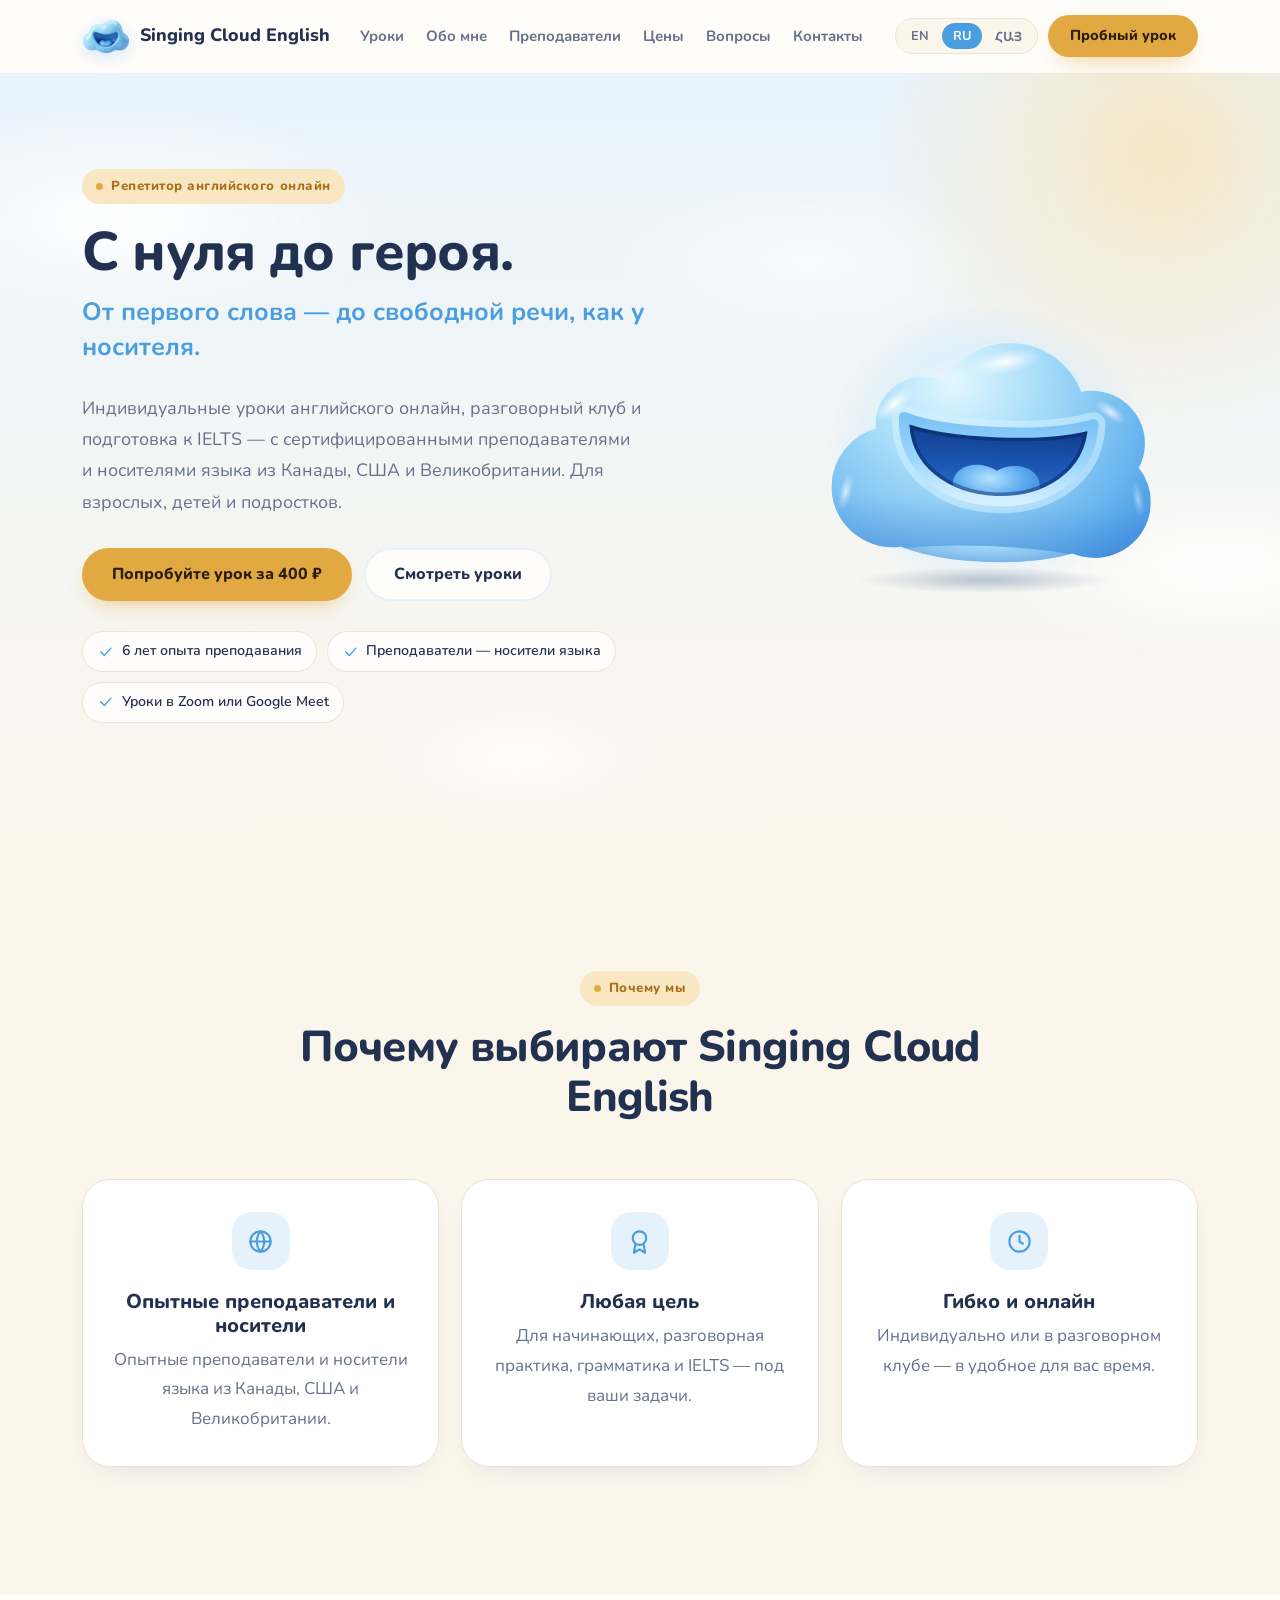
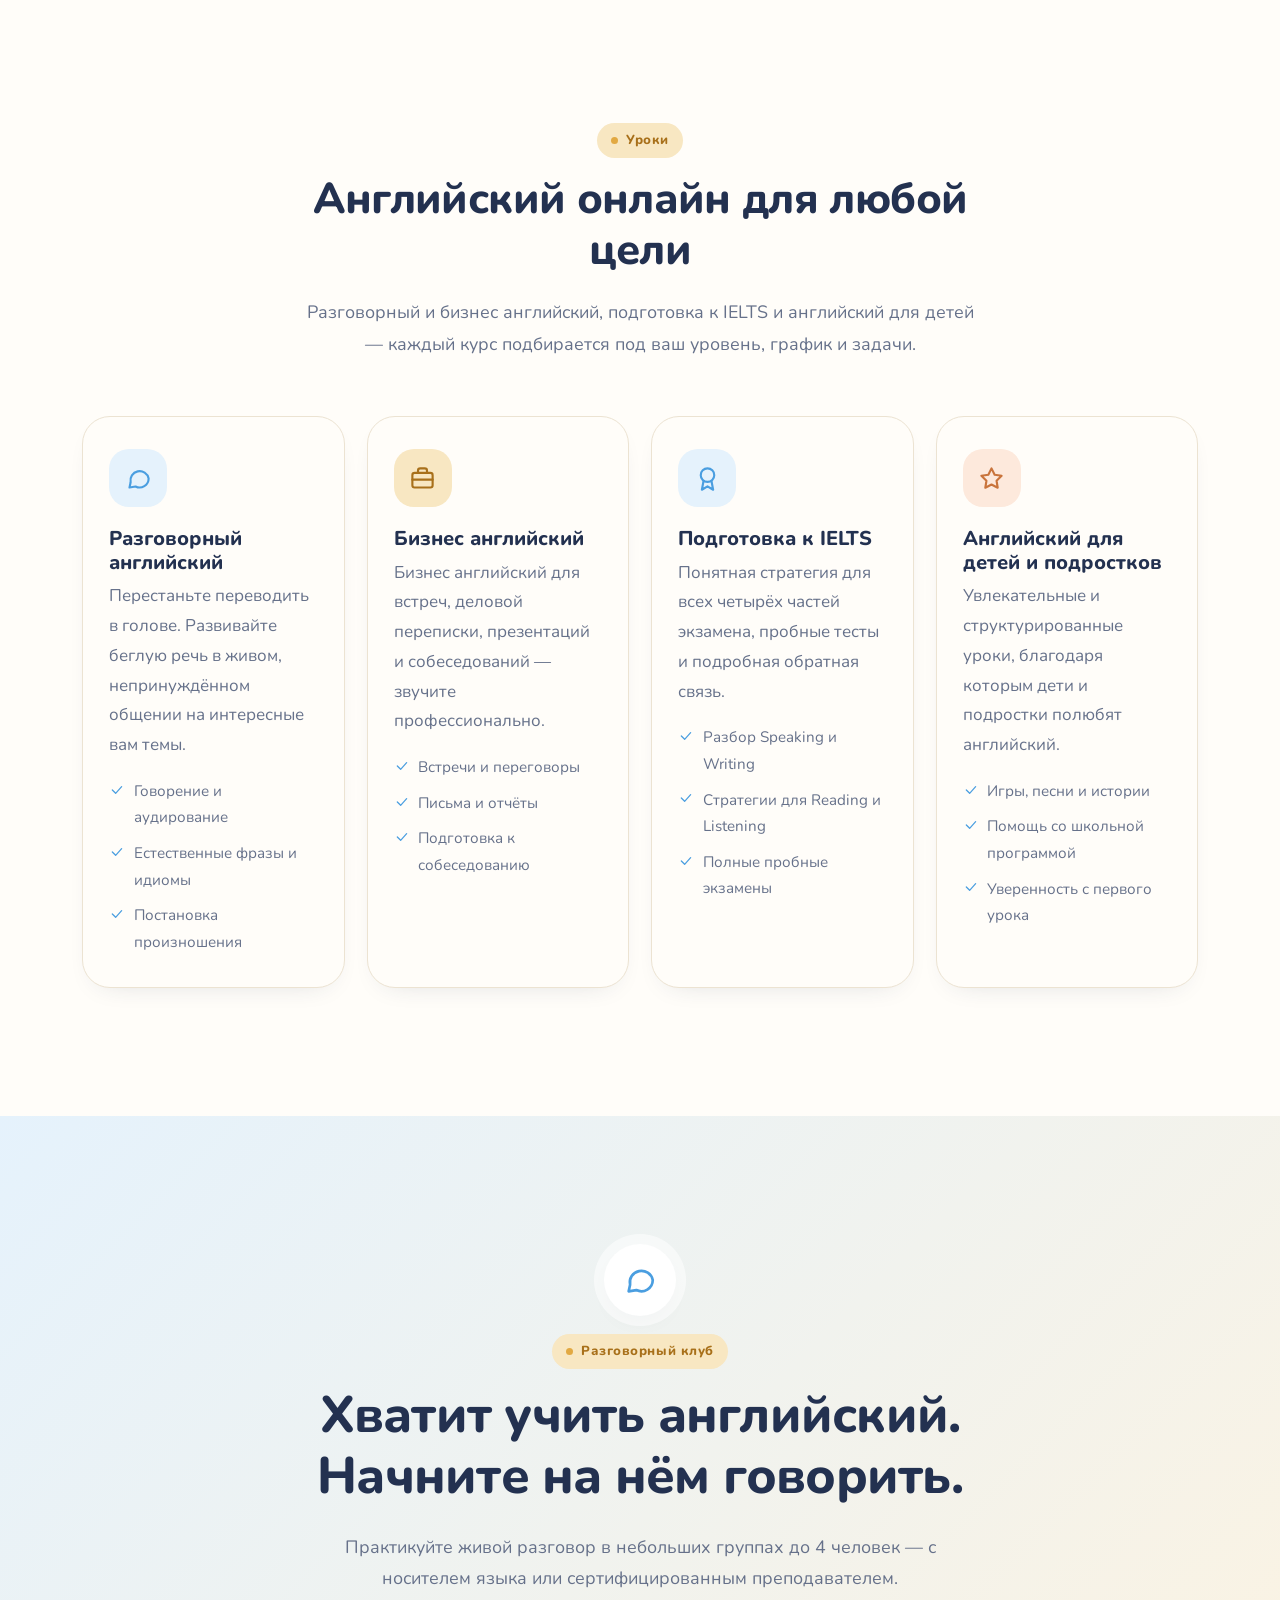
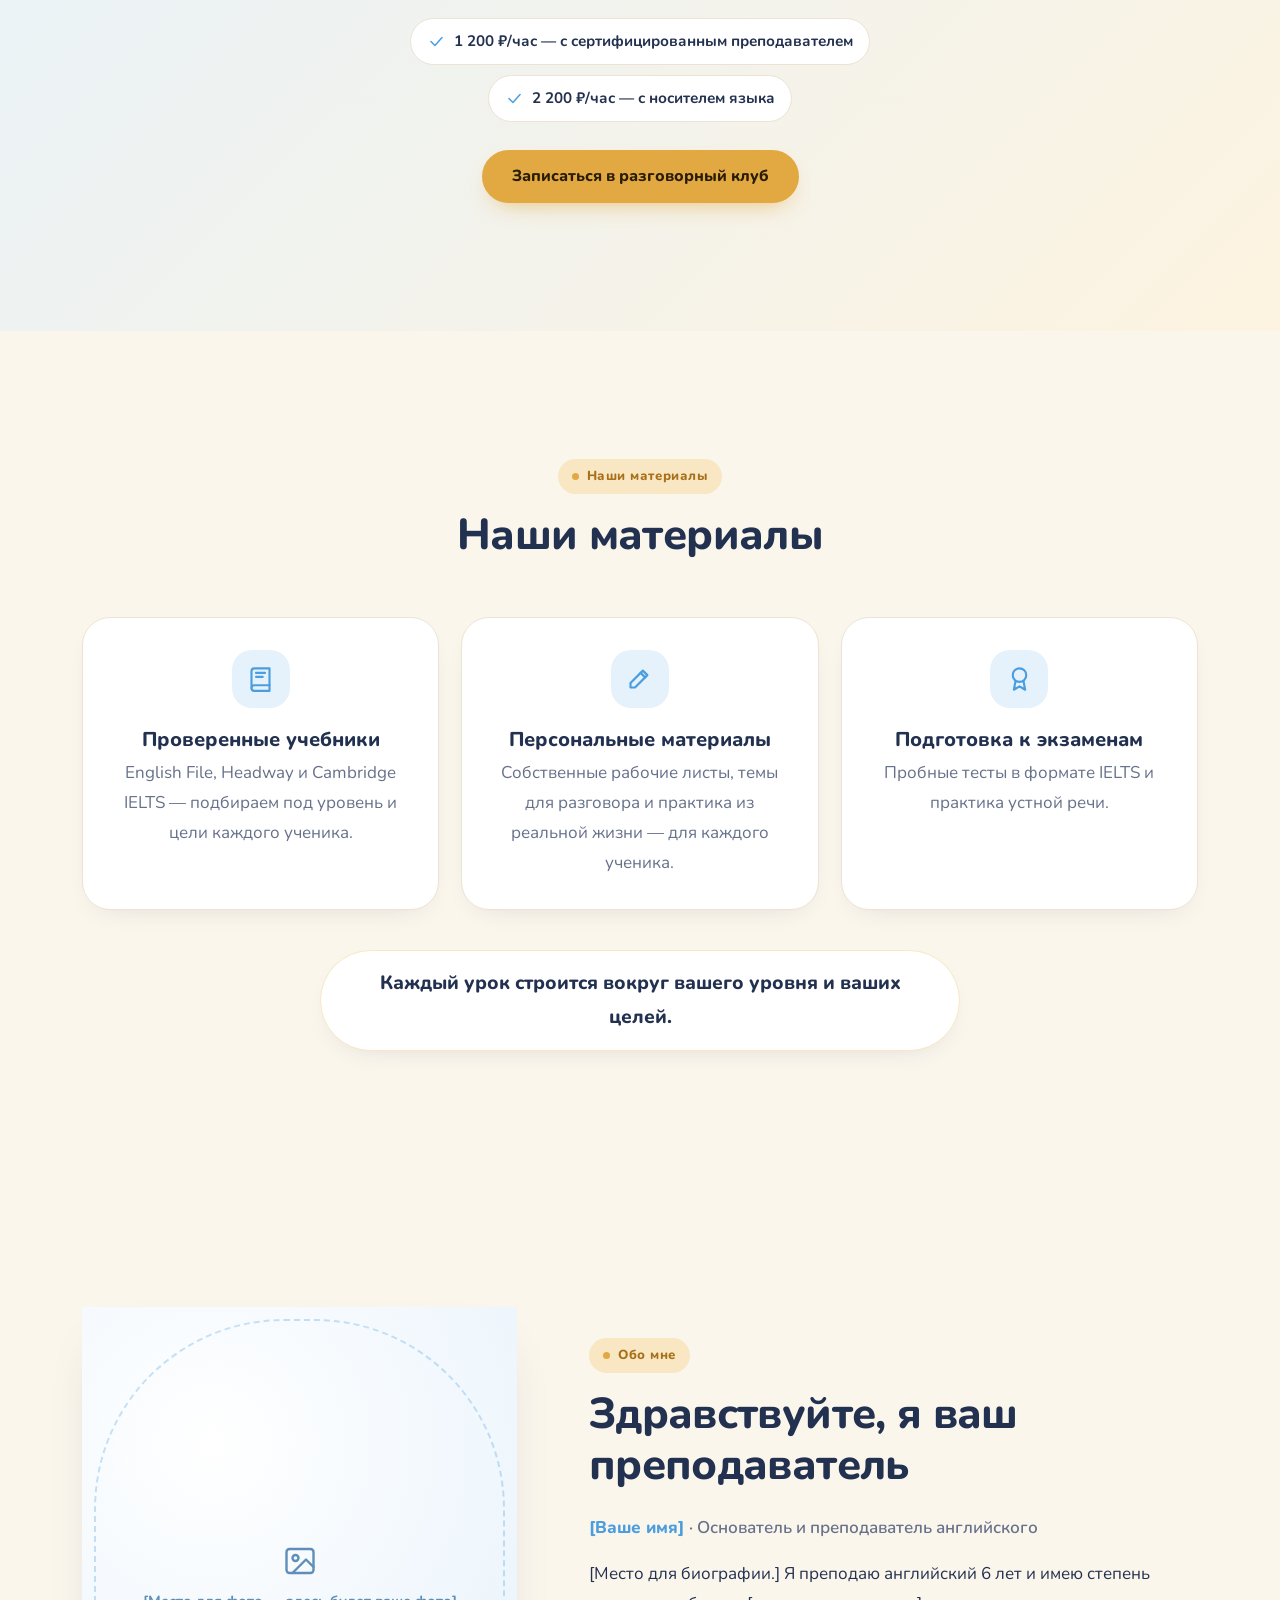
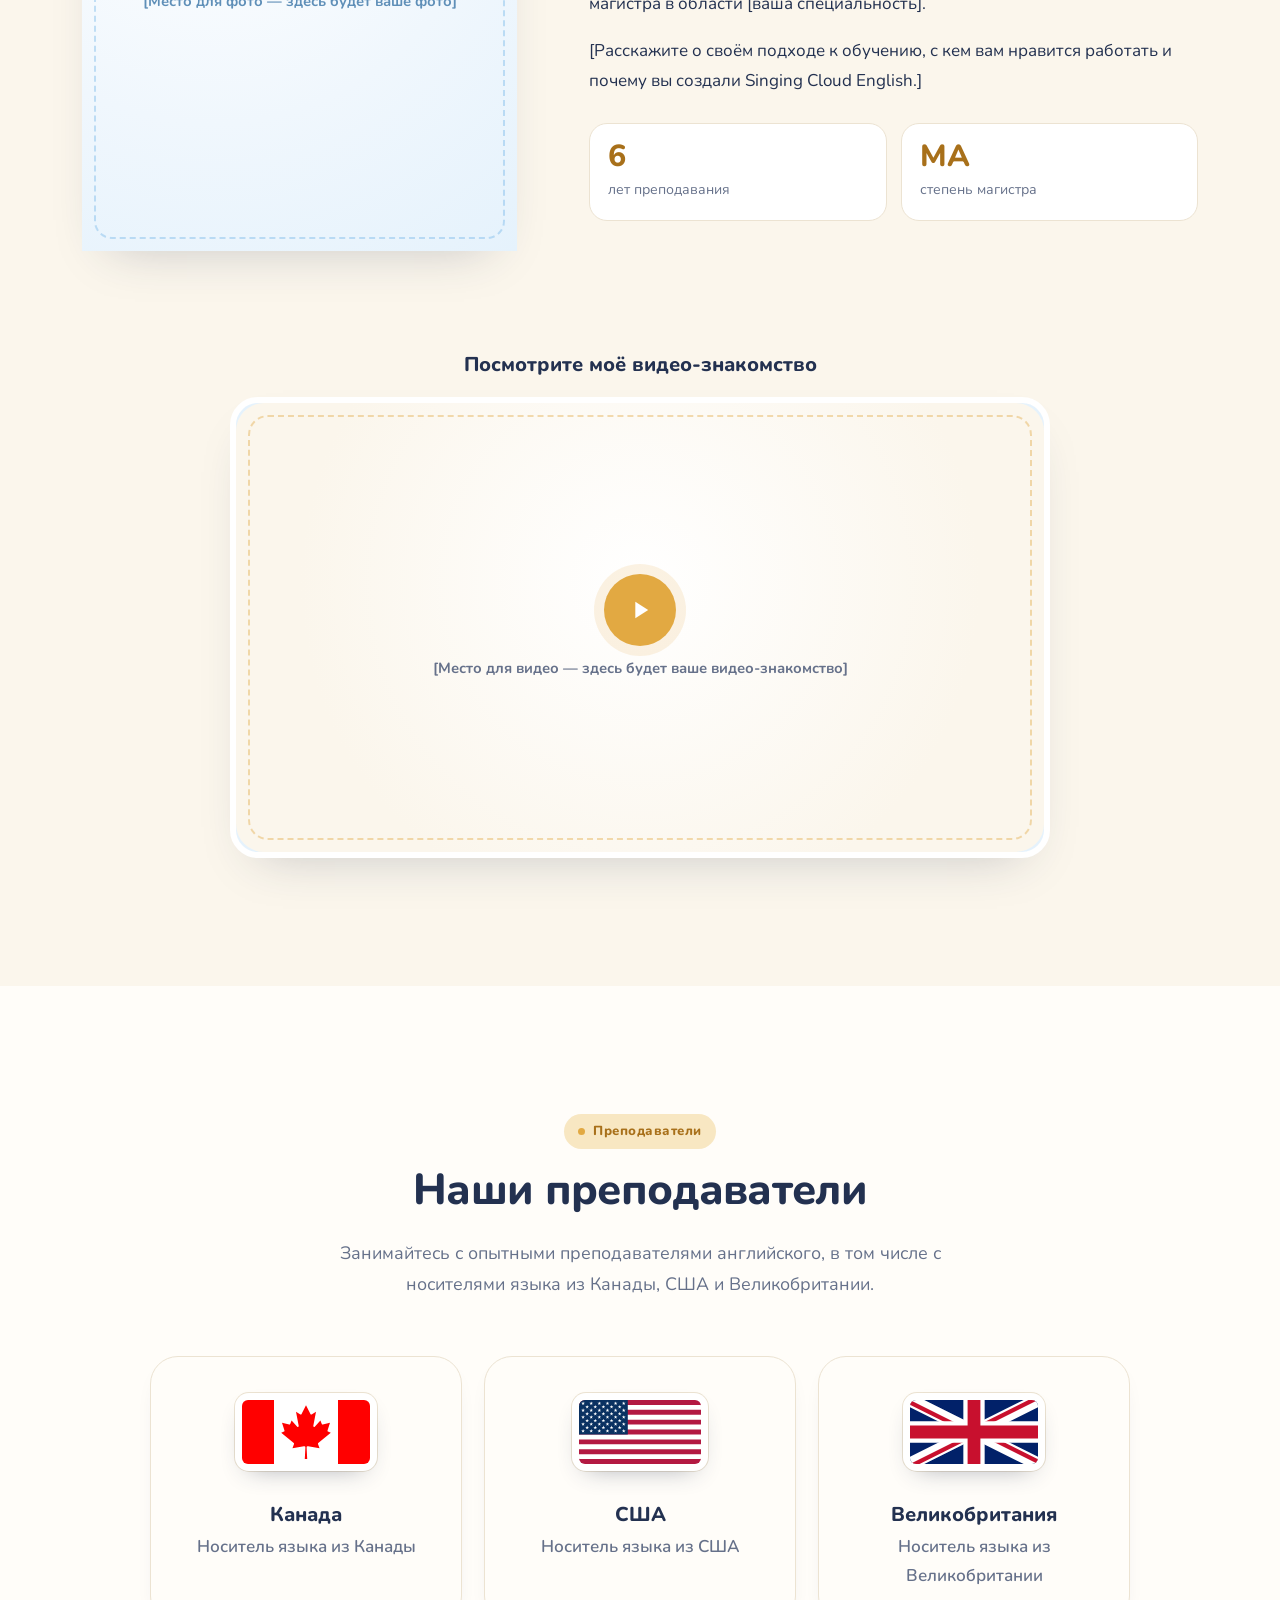
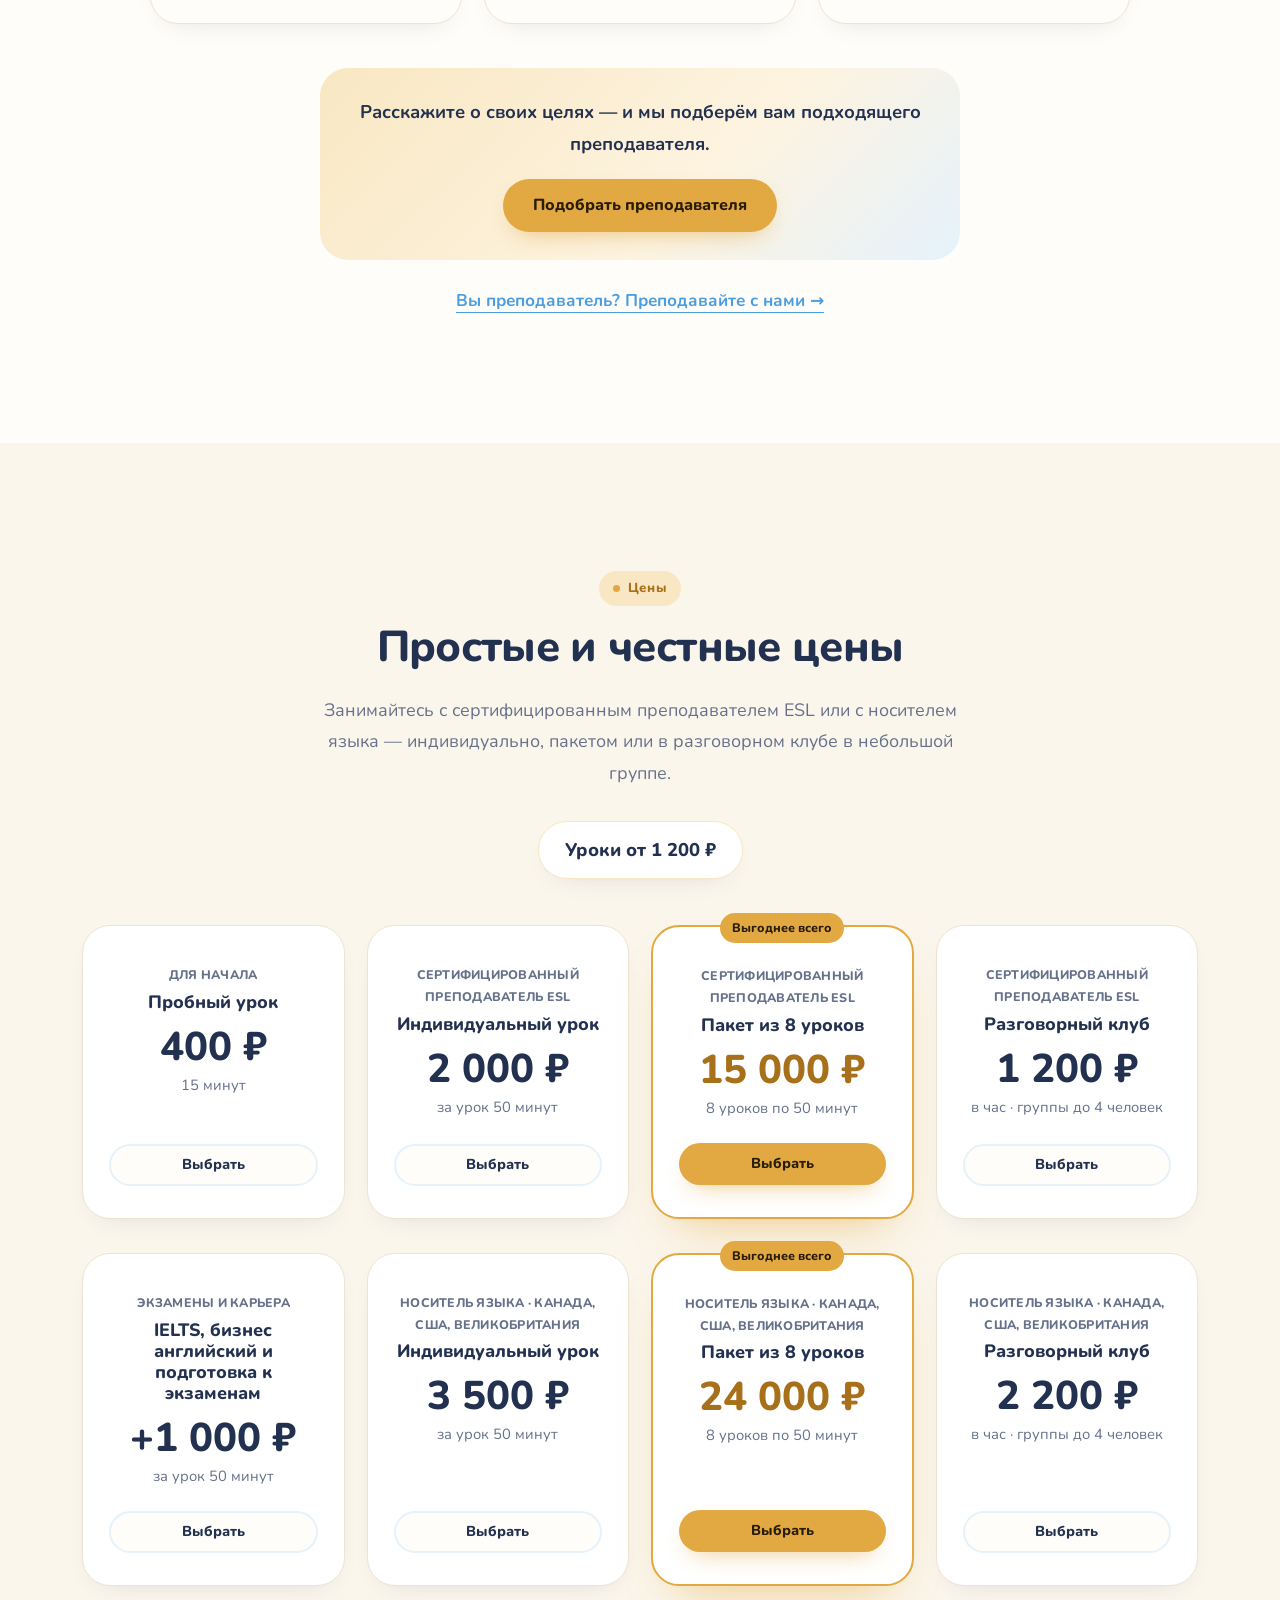
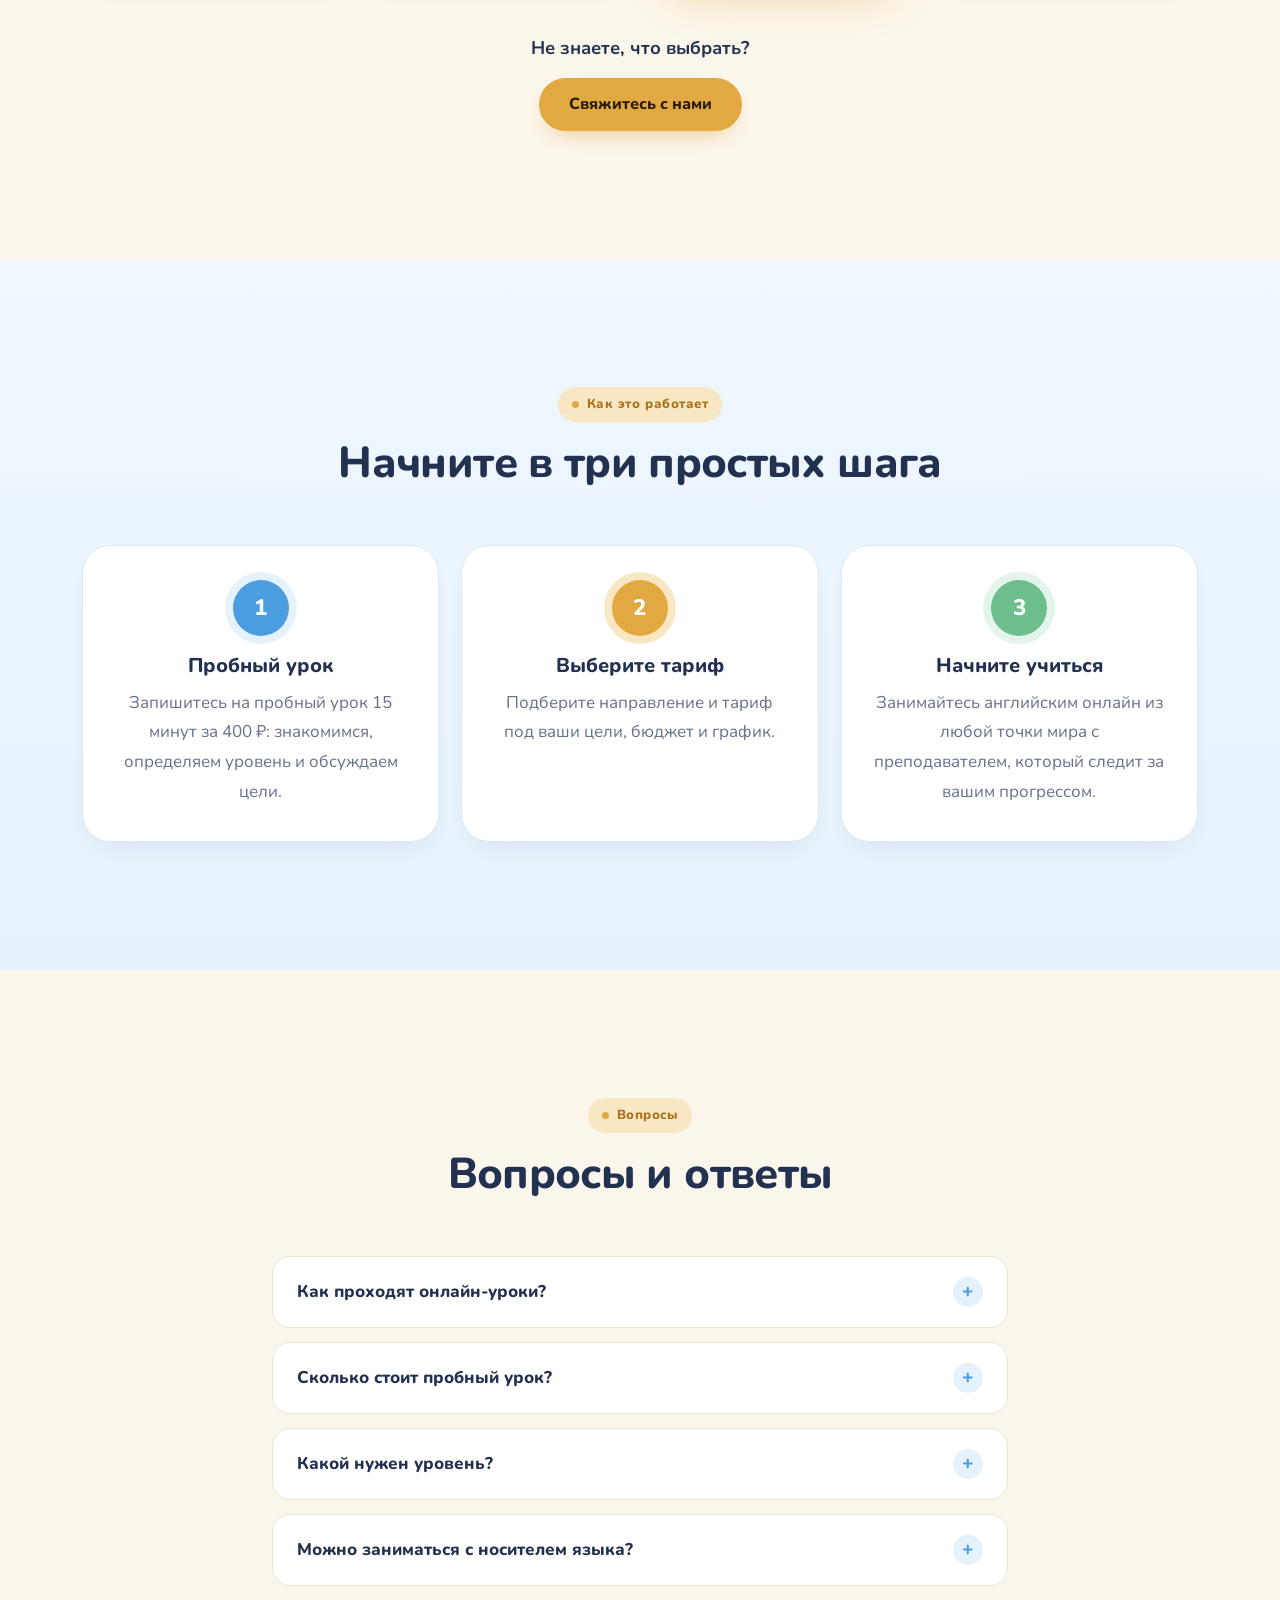
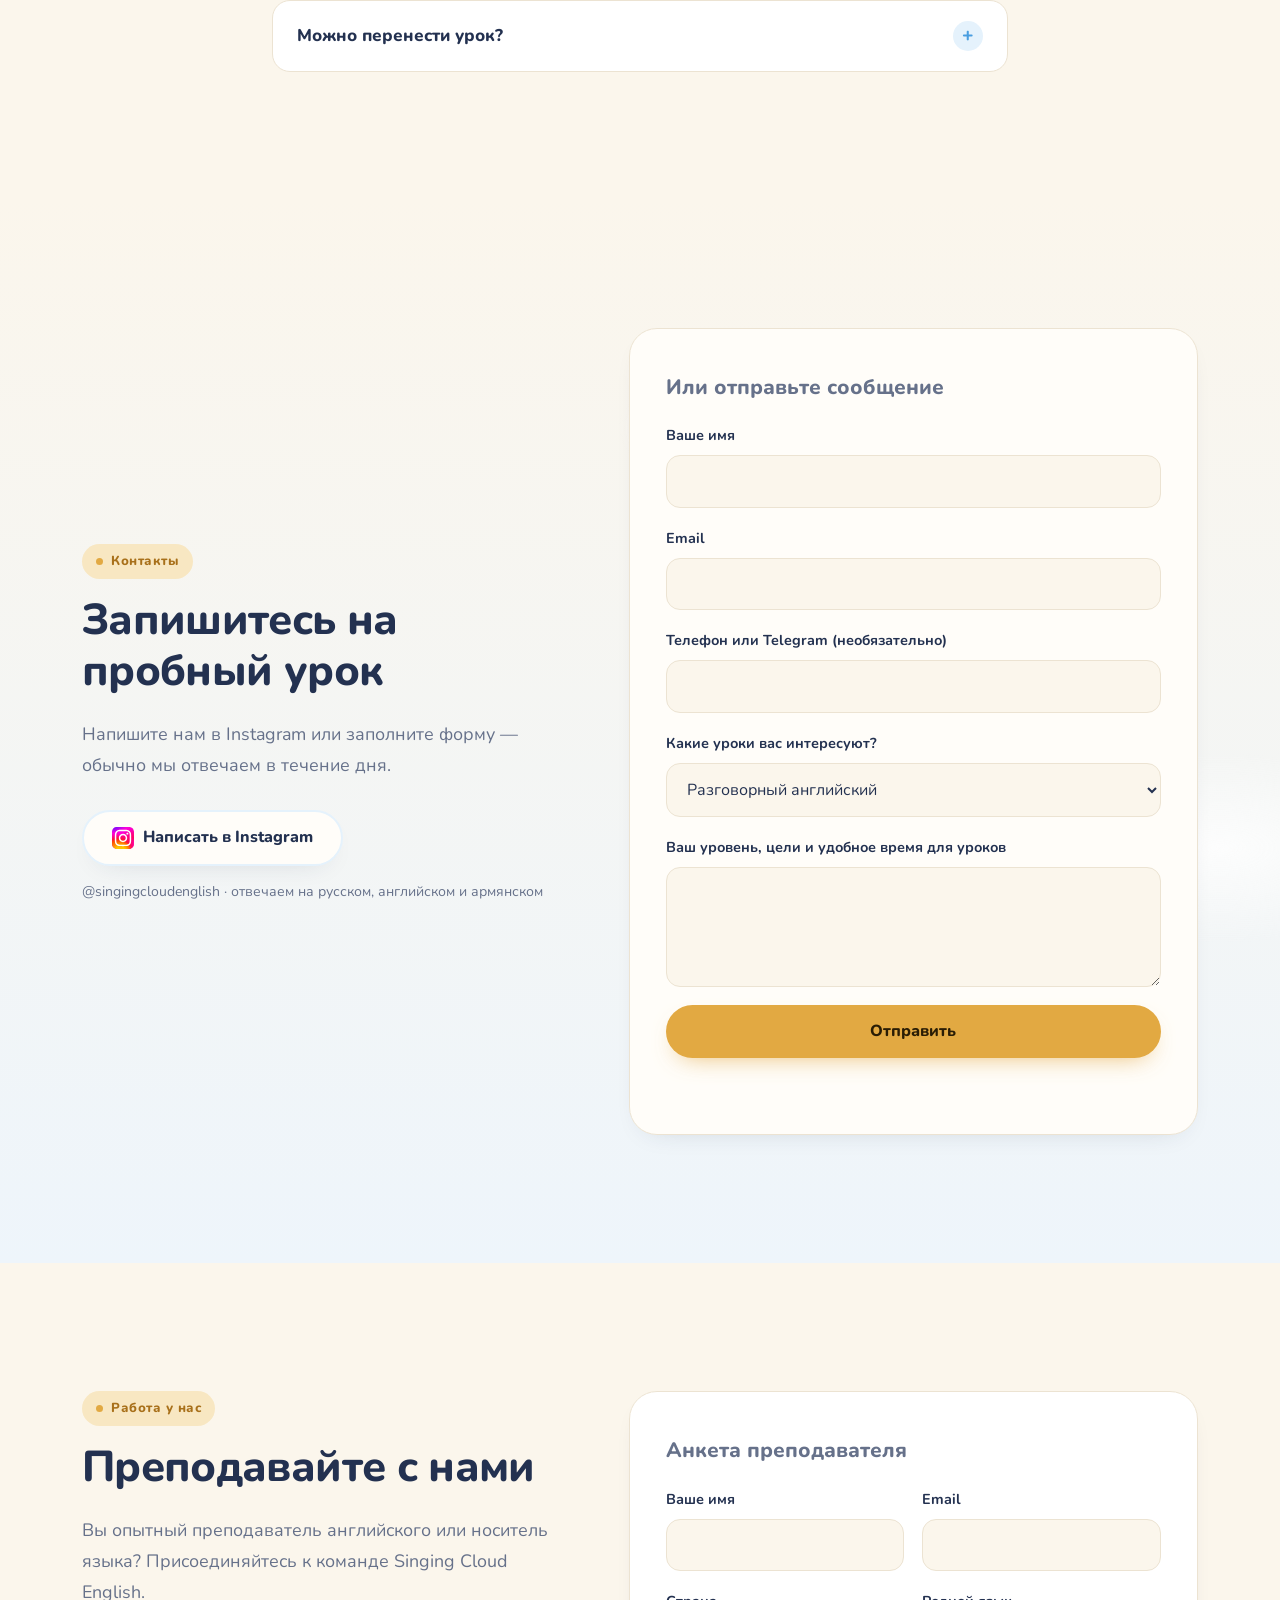
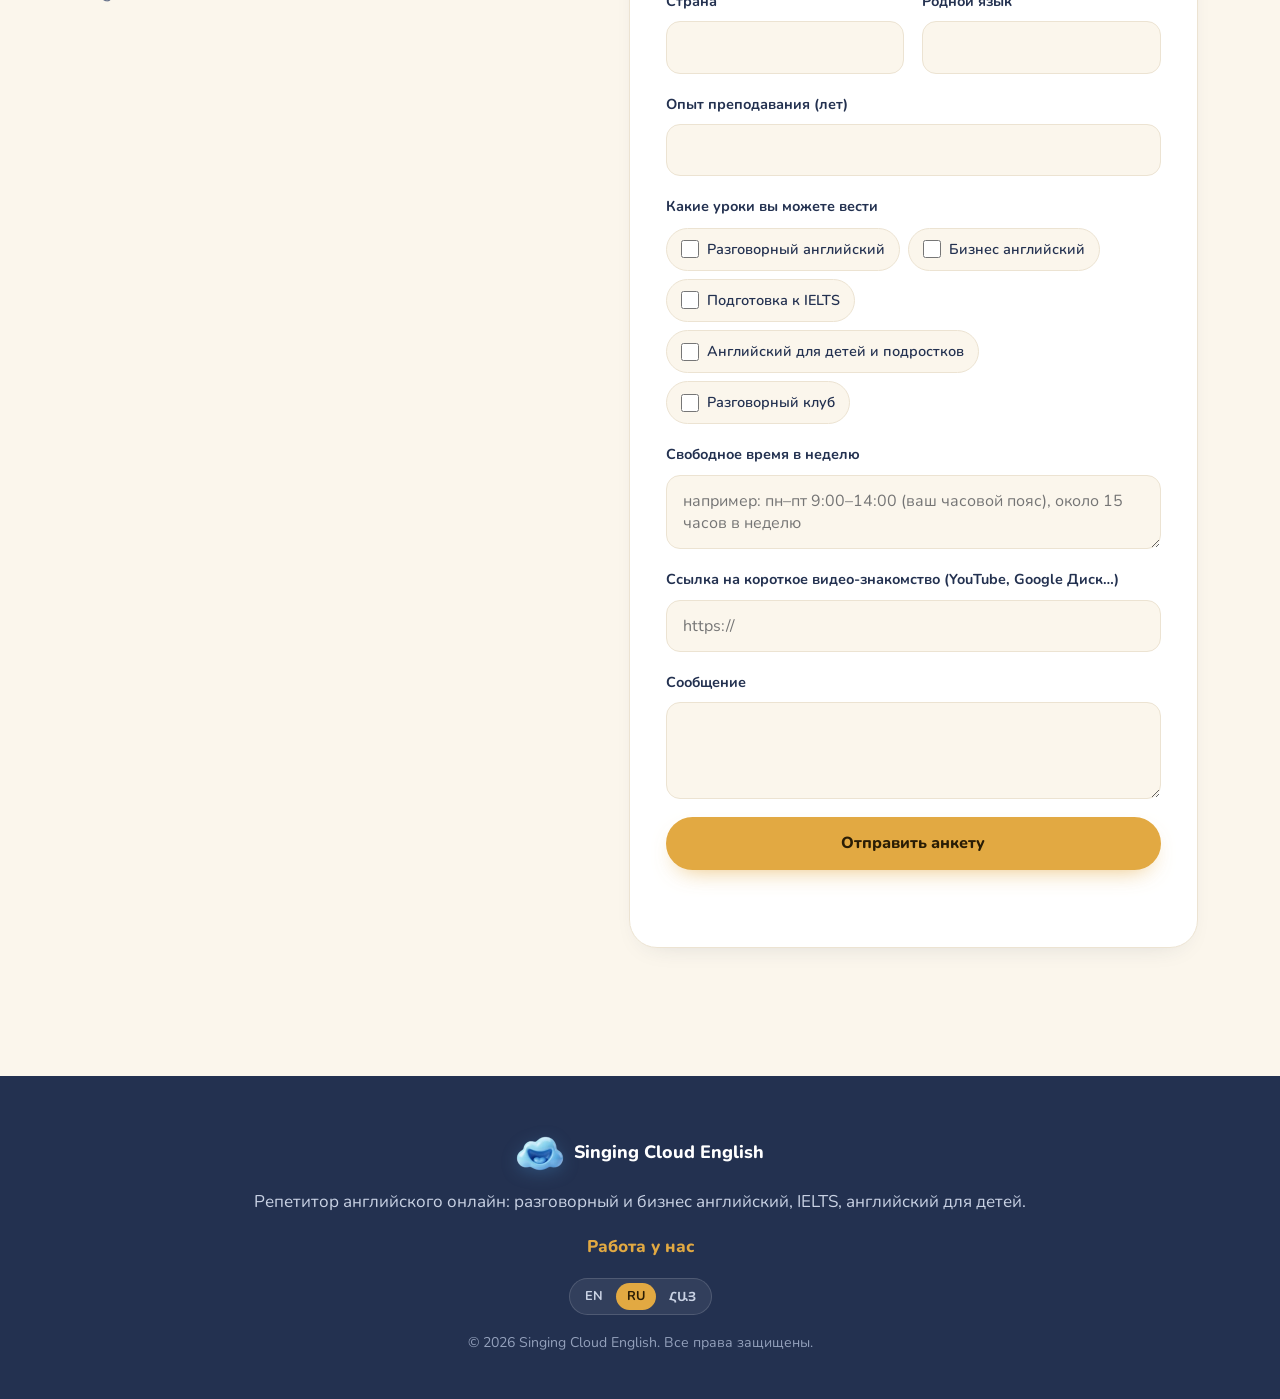
<file: ru/index.html>
<!doctype html>
<html lang="ru" dir="ltr">
<head>
  <meta charset="utf-8">
  <meta name="viewport" content="width=device-width, initial-scale=1">
  <title>Репетитор английского онлайн и носители языка | Singing Cloud English</title>
  <meta name="description" content="Репетитор английского онлайн: индивидуальные уроки, английский с носителем языка, разговорный клуб, IELTS и бизнес английский. Уроки от 1 200 ₽.">
  <link rel="canonical" href="https://singingcloudproject.github.io/singing-cloud-english/ru/">
  <link rel="alternate" hreflang="en" href="https://singingcloudproject.github.io/singing-cloud-english/">
  <link rel="alternate" hreflang="ru" href="https://singingcloudproject.github.io/singing-cloud-english/ru/">
  <link rel="alternate" hreflang="hy" href="https://singingcloudproject.github.io/singing-cloud-english/hy/">
  <link rel="alternate" hreflang="x-default" href="https://singingcloudproject.github.io/singing-cloud-english/">
  <meta name="robots" content="noindex">
  <meta property="og:type" content="website">
  <meta property="og:site_name" content="Singing Cloud English">
  <meta property="og:title" content="Singing Cloud English — английский онлайн с носителем языка">
  <meta property="og:description" content="Репетитор английского онлайн: индивидуальные уроки, английский с носителем языка, разговорный клуб, IELTS и бизнес английский. Уроки от 1 200 ₽.">
  <meta property="og:url" content="https://singingcloudproject.github.io/singing-cloud-english/ru/">
  <meta property="og:locale" content="ru_RU">
  <meta property="og:locale:alternate" content="en_US">
  <meta property="og:locale:alternate" content="hy_AM">
  <meta property="og:image" content="https://singingcloudproject.github.io/singing-cloud-english/assets/og-image.jpg">
  <meta property="og:image:width" content="1200">
  <meta property="og:image:height" content="630">
  <meta property="og:image:alt" content="Логотип Singing Cloud English: голубое поющее облако">
  <meta name="twitter:card" content="summary_large_image">
  <meta name="twitter:title" content="Singing Cloud English — английский онлайн с носителем языка">
  <meta name="twitter:description" content="Репетитор английского онлайн: индивидуальные уроки, английский с носителем языка, разговорный клуб, IELTS и бизнес английский. Уроки от 1 200 ₽.">
  <meta name="twitter:image" content="https://singingcloudproject.github.io/singing-cloud-english/assets/og-image.jpg">
  <meta name="theme-color" content="#fbf6ec">
  <link rel="icon" href="../assets/favicon-32.png" type="image/png" sizes="32x32">
  <link rel="apple-touch-icon" href="../assets/favicon-180.png">
  <link rel="preconnect" href="https://fonts.googleapis.com">
  <link rel="preconnect" href="https://fonts.gstatic.com" crossorigin>
  <link rel="stylesheet" href="https://fonts.googleapis.com/css2?family=Nunito:wght@400;600;700;800&family=Noto+Sans+Armenian:wght@400;600;700;800&display=swap">
  <link rel="stylesheet" href="../assets/styles.css">
  <script type="application/ld+json">{"@context": "https://schema.org", "@graph": [{"@type": "EducationalOrganization", "@id": "https://singingcloudproject.github.io/singing-cloud-english/#school", "name": "Singing Cloud English", "url": "https://singingcloudproject.github.io/singing-cloud-english/", "logo": "https://singingcloudproject.github.io/singing-cloud-english/assets/logo-hero.png", "image": "https://singingcloudproject.github.io/singing-cloud-english/assets/og-image.jpg", "description": "Репетитор английского онлайн: индивидуальные уроки, английский с носителем языка, разговорный клуб, IELTS и бизнес английский. Уроки от 1 200 ₽.", "slogan": "С нуля до героя.", "areaServed": "Worldwide", "availableLanguage": ["English", "Russian", "Armenian"], "knowsAbout": ["Разговорный английский", "Бизнес английский", "Подготовка к IELTS", "Английский для детей и подростков"], "hasOfferCatalog": {"@type": "OfferCatalog", "name": "Простые и честные цены", "itemListElement": [{"@type": "Offer", "name": "Пробный урок — Для начала", "description": "15 минут", "price": "400", "priceCurrency": "RUB", "url": "https://singingcloudproject.github.io/singing-cloud-english/ru/#prices"}, {"@type": "Offer", "name": "Индивидуальный урок — Сертифицированный преподаватель ESL", "description": "за урок 50 минут", "price": "2000", "priceCurrency": "RUB", "url": "https://singingcloudproject.github.io/singing-cloud-english/ru/#prices"}, {"@type": "Offer", "name": "Пакет из 8 уроков — Сертифицированный преподаватель ESL", "description": "8 уроков по 50 минут", "price": "15000", "priceCurrency": "RUB", "url": "https://singingcloudproject.github.io/singing-cloud-english/ru/#prices"}, {"@type": "Offer", "name": "Разговорный клуб — Сертифицированный преподаватель ESL", "description": "в час · группы до 4 человек", "price": "1200", "priceCurrency": "RUB", "url": "https://singingcloudproject.github.io/singing-cloud-english/ru/#prices"}, {"@type": "Offer", "name": "Индивидуальный урок — Носитель языка · Канада, США, Великобритания", "description": "за урок 50 минут", "price": "3500", "priceCurrency": "RUB", "url": "https://singingcloudproject.github.io/singing-cloud-english/ru/#prices"}, {"@type": "Offer", "name": "Пакет из 8 уроков — Носитель языка · Канада, США, Великобритания", "description": "8 уроков по 50 минут", "price": "24000", "priceCurrency": "RUB", "url": "https://singingcloudproject.github.io/singing-cloud-english/ru/#prices"}, {"@type": "Offer", "name": "Разговорный клуб — Носитель языка · Канада, США, Великобритания", "description": "в час · группы до 4 человек", "price": "2200", "priceCurrency": "RUB", "url": "https://singingcloudproject.github.io/singing-cloud-english/ru/#prices"}]}}, {"@type": "WebSite", "@id": "https://singingcloudproject.github.io/singing-cloud-english/#website", "url": "https://singingcloudproject.github.io/singing-cloud-english/", "name": "Singing Cloud English", "inLanguage": ["en", "ru", "hy"], "publisher": {"@id": "https://singingcloudproject.github.io/singing-cloud-english/#school"}}, {"@type": "WebPage", "@id": "https://singingcloudproject.github.io/singing-cloud-english/ru/#webpage", "url": "https://singingcloudproject.github.io/singing-cloud-english/ru/", "name": "Репетитор английского онлайн и носители языка | Singing Cloud English", "description": "Репетитор английского онлайн: индивидуальные уроки, английский с носителем языка, разговорный клуб, IELTS и бизнес английский. Уроки от 1 200 ₽.", "inLanguage": "ru", "isPartOf": {"@id": "https://singingcloudproject.github.io/singing-cloud-english/#website"}, "about": {"@id": "https://singingcloudproject.github.io/singing-cloud-english/#school"}}, {"@type": "FAQPage", "@id": "https://singingcloudproject.github.io/singing-cloud-english/ru/#faq", "inLanguage": "ru", "mainEntity": [{"@type": "Question", "name": "Как проходят онлайн-уроки?", "acceptedAnswer": {"@type": "Answer", "text": "Уроки проходят в Zoom или Google Meet. Нужен только телефон, планшет или компьютер с интернетом. Преподаватель показывает материалы на экране и присылает конспект после урока."}}, {"@type": "Question", "name": "Сколько стоит пробный урок?", "acceptedAnswer": {"@type": "Answer", "text": "Пробный урок длится 15 минут и стоит 400 ₽. Это спокойное знакомство с преподавателем: определяем уровень и составляем план — без каких-либо обязательств."}}, {"@type": "Question", "name": "Какой нужен уровень?", "acceptedAnswer": {"@type": "Answer", "text": "Подойдёт любой уровень — от начинающих до продвинутых. Мы определим ваш уровень на пробном уроке."}}, {"@type": "Question", "name": "Можно заниматься с носителем языка?", "acceptedAnswer": {"@type": "Answer", "text": "Да. В нашей команде есть преподаватели — носители английского. Просто укажите это при записи."}}, {"@type": "Question", "name": "Можно перенести урок?", "acceptedAnswer": {"@type": "Answer", "text": "Да, предупредите нас не позднее чем за 24 часа до урока. [Измените на свои правила.]"}}]}]}</script>
</head>
<body>
<a class="skip" href="#main">Перейти к содержанию</a>
<header class="site-header">
  <div class="container header-inner">
    <a class="brand" href="#top" aria-label="Singing Cloud English"><picture><source srcset="../assets/logo-header.webp" type="image/webp"><img class="logo" src="../assets/logo-header.png" alt="" width="48" height="35" decoding="async"></picture><span>Singing Cloud English</span></a>
    <nav class="nav" id="site-nav" aria-label="Главное меню">
      <ul><li><a href="#lessons">Уроки</a></li><li><a href="#about">Обо мне</a></li><li><a href="#teachers">Преподаватели</a></li><li><a href="#prices">Цены</a></li><li><a href="#faq">Вопросы</a></li><li><a href="#contact">Контакты</a></li></ul>
    </nav>
    <div class="header-actions">
      <div class="lang-switch" role="navigation" aria-label="Выбрать язык"><a href="../index.html" hreflang="en" lang="en">EN</a><a href="../ru/index.html" hreflang="ru" lang="ru" aria-current="true">RU</a><a href="../hy/index.html" hreflang="hy" lang="hy">ՀԱՅ</a></div>
      <a class="btn btn-gold btn-sm header-cta" href="#contact">Пробный урок</a>
      <button class="nav-toggle" type="button" aria-expanded="false" aria-controls="site-nav" aria-label="Главное меню"><span></span><span></span></button>
    </div>
  </div>
</header>
<main id="main">
<section class="hero" id="top">
  <div class="sky" aria-hidden="true"><span class="cloud c1"></span><span class="cloud c2"></span><span class="cloud c3"></span><span class="cloud c4"></span><span class="glow"></span></div>
  <div class="container hero-inner">
    <div class="hero-copy">
      <p class="kicker reveal">Репетитор английского онлайн</p>
      <h1 class="reveal" style="--d:100ms">С нуля до героя.<span class="h1-sub">От первого слова — до свободной речи, как у носителя.</span></h1>
      <p class="lead reveal" style="--d:200ms">Индивидуальные уроки английского онлайн, разговорный клуб и подготовка к IELTS — с сертифицированными преподавателями и носителями языка из Канады, США и Великобритании. Для взрослых, детей и подростков.</p>
      <div class="hero-actions reveal" style="--d:300ms">
        <a class="btn btn-gold" href="#contact">Попробуйте урок за 400 ₽</a>
        <a class="btn btn-ghost" href="#lessons">Смотреть уроки</a>
      </div>
      <ul class="badges reveal" style="--d:400ms"><li><svg class="icon" viewBox="0 0 24 24" aria-hidden="true" focusable="false"><path d="m5 12 5 5 9-10"/></svg>6 лет опыта преподавания</li><li><svg class="icon" viewBox="0 0 24 24" aria-hidden="true" focusable="false"><path d="m5 12 5 5 9-10"/></svg>Преподаватели — носители языка</li><li><svg class="icon" viewBox="0 0 24 24" aria-hidden="true" focusable="false"><path d="m5 12 5 5 9-10"/></svg>Уроки в Zoom или Google Meet</li></ul>
    </div>
    <div class="hero-art reveal" style="--d:250ms">
      <div class="logo-stage"><span class="art-glow" aria-hidden="true"></span><svg class="mascot" viewBox="-30 -40 460 370" role="img" aria-label="Логотип Singing Cloud English: голубое поющее облако">
  <defs>
    <radialGradient id="sc-body" gradientUnits="userSpaceOnUse" cx="150" cy="58" r="330">
      <stop offset="0" stop-color="#e2f7ff"/><stop offset=".32" stop-color="#a9def9"/>
      <stop offset=".7" stop-color="#6db8f0"/><stop offset="1" stop-color="#3d8ee0"/>
    </radialGradient>
    <linearGradient id="sc-shade" gradientUnits="userSpaceOnUse" x1="0" y1="120" x2="0" y2="290">
      <stop offset=".5" stop-color="#1c5cb8" stop-opacity="0"/><stop offset="1" stop-color="#1f62ba" stop-opacity=".32"/>
    </linearGradient>
    <radialGradient id="sc-spec"><stop offset="0" stop-color="#fff" stop-opacity=".95"/><stop offset=".55" stop-color="#fff" stop-opacity=".35"/><stop offset="1" stop-color="#fff" stop-opacity="0"/></radialGradient>
    <radialGradient id="sc-bounce" cy="0"><stop offset="0" stop-color="#bfe8ff" stop-opacity=".75"/><stop offset="1" stop-color="#bfe8ff" stop-opacity="0"/></radialGradient>
    <linearGradient id="sc-inner" x1="0" y1="0" x2="0" y2="1">
      <stop offset="0" stop-color="#0f3a86"/><stop offset=".55" stop-color="#1b56b2"/><stop offset="1" stop-color="#2b72d0"/>
    </linearGradient>
    <radialGradient id="sc-tongue" cx="42%" cy="30%" r="75%">
      <stop offset="0" stop-color="#b4e3ff"/><stop offset=".5" stop-color="#62adf0"/><stop offset="1" stop-color="#2f7ed6"/>
    </radialGradient>
    <linearGradient id="sc-lip" x1="0" y1="0" x2="0" y2="1">
      <stop offset="0" stop-color="#7cc3f6"/><stop offset=".5" stop-color="#9bd6fb"/><stop offset="1" stop-color="#d4f0ff"/>
    </linearGradient>
    <radialGradient id="sc-floor"><stop offset="0" stop-color="#2a4a7a" stop-opacity=".28"/><stop offset="1" stop-color="#2a4a7a" stop-opacity="0"/></radialGradient>
    <clipPath id="sc-cloud-clip"><circle cx="80" cy="192" r="76"/><circle cx="116" cy="112" r="60"/><circle cx="222" cy="100" r="94"/><circle cx="324" cy="128" r="66"/><circle cx="330" cy="202" r="70"/><ellipse cx="200" cy="232" rx="150" ry="50"/><ellipse cx="205" cy="175" rx="150" ry="95"/></clipPath>
    <clipPath id="sc-mouth-clip"><path class="sc-m" d="M90.0 104C143.1 124.0 272.9 124.0 326.0 104C326.0 247.6 90.0 247.6 90.0 104Z"/></clipPath>
  </defs>
  <ellipse class="sc-shadow" cx="200" cy="312" rx="160" ry="16" fill="url(#sc-floor)"/>
  <g class="sc-body">
    <g clip-path="url(#sc-cloud-clip)">
      <rect x="-10" y="-10" width="420" height="310" fill="url(#sc-body)"/>
      <rect x="-10" y="-10" width="420" height="310" fill="url(#sc-shade)"/>
      <ellipse cx="200" cy="296" rx="175" ry="34" fill="url(#sc-bounce)"/>
      <ellipse cx="78" cy="88" rx="30" ry="12" transform="rotate(-42 78 88)" fill="url(#sc-spec)"/>
      <ellipse cx="214" cy="30" rx="46" ry="15" transform="rotate(-12 214 30)" fill="url(#sc-spec)"/>
      <ellipse cx="346" cy="88" rx="22" ry="9" transform="rotate(32 346 88)" fill="url(#sc-spec)" opacity=".8"/>
      <ellipse cx="22" cy="200" rx="8" ry="24" transform="rotate(12 22 200)" fill="url(#sc-spec)" opacity=".7"/>
      <ellipse cx="384" cy="196" rx="7" ry="22" transform="rotate(-12 384 196)" fill="url(#sc-spec)" opacity=".45"/>
    </g>
    <g class="sc-mouth">
      <path class="sc-m" d="M90.0 104C143.1 124.0 272.9 124.0 326.0 104C326.0 247.6 90.0 247.6 90.0 104Z" fill="none" stroke="#d6f2ff" stroke-opacity=".55" stroke-width="30" stroke-linejoin="round"/>
      <path class="sc-m" d="M90.0 104C143.1 124.0 272.9 124.0 326.0 104C326.0 247.6 90.0 247.6 90.0 104Z" fill="url(#sc-inner)"/>
      <g clip-path="url(#sc-mouth-clip)">
        <path class="sc-tongue" d="M-1 0C-1-.55-.45-.8 0-.45C.45-.8 1-.55 1 0C1 .6 .5 .8 0 .8C-.5 .8-1 .6-1 0Z" transform="translate(208 190.4) scale(54.28 43.20)" fill="url(#sc-tongue)"/>
        <path class="sc-m" d="M90.0 104C143.1 124.0 272.9 124.0 326.0 104C326.0 247.6 90.0 247.6 90.0 104Z" fill="none" stroke="#071f5c" stroke-opacity=".45" stroke-width="22"/>
      </g>
      <path class="sc-m sc-lip" d="M90.0 104C143.1 124.0 272.9 124.0 326.0 104C326.0 247.6 90.0 247.6 90.0 104Z" fill="none" stroke="url(#sc-lip)" stroke-width="13" stroke-linejoin="round"/>
    </g>
  </g>
</svg><div class="letters" aria-hidden="true"></div></div>
    </div>
  </div>
</section>
<section class="section bg-soft" id="why">
  <div class="container">
    <div class="section-head reveal"><p class="kicker">Почему мы</p><h2>Почему выбирают Singing Cloud English</h2></div>
    <div class="cards ">
      <article class="card reveal" style="--d:0ms">
        <div class="card-icon"><svg class="icon" viewBox="0 0 24 24" aria-hidden="true" focusable="false"><circle cx="12" cy="12" r="9"/><path d="M3 12h18M12 3a14 14 0 0 1 0 18M12 3a14 14 0 0 0 0 18"/></svg></div>
        <h3>Опытные преподаватели и носители</h3>
        <p>Опытные преподаватели и носители языка из Канады, США и Великобритании.</p>
      </article>
      <article class="card reveal" style="--d:80ms">
        <div class="card-icon"><svg class="icon" viewBox="0 0 24 24" aria-hidden="true" focusable="false"><circle cx="12" cy="9" r="6"/><path d="M8.5 14 7 22l5-3 5 3-1.5-8"/></svg></div>
        <h3>Любая цель</h3>
        <p>Для начинающих, разговорная практика, грамматика и IELTS — под ваши задачи.</p>
      </article>
      <article class="card reveal" style="--d:160ms">
        <div class="card-icon"><svg class="icon" viewBox="0 0 24 24" aria-hidden="true" focusable="false"><circle cx="12" cy="12" r="9"/><path d="M12 7v5l3 2"/></svg></div>
        <h3>Гибко и онлайн</h3>
        <p>Индивидуально или в разговорном клубе — в удобное для вас время.</p>
      </article>
    </div>
    
  </div>
</section>
<section class="section " id="lessons">
  <div class="container">
    <div class="section-head reveal"><p class="kicker">Уроки</p><h2>Английский онлайн для любой цели</h2><p class="lead">Разговорный и бизнес английский, подготовка к IELTS и английский для детей — каждый курс подбирается под ваш уровень, график и задачи.</p></div>
    <div class="cards cards-4">
      <article class="card reveal" style="--d:0ms">
        <div class="card-icon"><svg class="icon" viewBox="0 0 24 24" aria-hidden="true" focusable="false"><path d="M21 12a8 8 0 0 1-11.6 7.1L4 20l1-4.6A8 8 0 1 1 21 12z"/></svg></div>
        <h3>Разговорный английский</h3>
        <p>Перестаньте переводить в голове. Развивайте беглую речь в живом, непринуждённом общении на интересные вам темы.</p><ul class="points"><li><svg class="icon" viewBox="0 0 24 24" aria-hidden="true" focusable="false"><path d="m5 12 5 5 9-10"/></svg>Говорение и аудирование</li><li><svg class="icon" viewBox="0 0 24 24" aria-hidden="true" focusable="false"><path d="m5 12 5 5 9-10"/></svg>Естественные фразы и идиомы</li><li><svg class="icon" viewBox="0 0 24 24" aria-hidden="true" focusable="false"><path d="m5 12 5 5 9-10"/></svg>Постановка произношения</li></ul>
      </article>
      <article class="card reveal" style="--d:80ms">
        <div class="card-icon"><svg class="icon" viewBox="0 0 24 24" aria-hidden="true" focusable="false"><rect x="3" y="7" width="18" height="13" rx="2"/><path d="M8 7V5a2 2 0 0 1 2-2h4a2 2 0 0 1 2 2v2M3 13h18"/></svg></div>
        <h3>Бизнес английский</h3>
        <p>Бизнес английский для встреч, деловой переписки, презентаций и собеседований — звучите профессионально.</p><ul class="points"><li><svg class="icon" viewBox="0 0 24 24" aria-hidden="true" focusable="false"><path d="m5 12 5 5 9-10"/></svg>Встречи и переговоры</li><li><svg class="icon" viewBox="0 0 24 24" aria-hidden="true" focusable="false"><path d="m5 12 5 5 9-10"/></svg>Письма и отчёты</li><li><svg class="icon" viewBox="0 0 24 24" aria-hidden="true" focusable="false"><path d="m5 12 5 5 9-10"/></svg>Подготовка к собеседованию</li></ul>
      </article>
      <article class="card reveal" style="--d:160ms">
        <div class="card-icon"><svg class="icon" viewBox="0 0 24 24" aria-hidden="true" focusable="false"><circle cx="12" cy="9" r="6"/><path d="M8.5 14 7 22l5-3 5 3-1.5-8"/></svg></div>
        <h3>Подготовка к IELTS</h3>
        <p>Понятная стратегия для всех четырёх частей экзамена, пробные тесты и подробная обратная связь.</p><ul class="points"><li><svg class="icon" viewBox="0 0 24 24" aria-hidden="true" focusable="false"><path d="m5 12 5 5 9-10"/></svg>Разбор Speaking и Writing</li><li><svg class="icon" viewBox="0 0 24 24" aria-hidden="true" focusable="false"><path d="m5 12 5 5 9-10"/></svg>Стратегии для Reading и Listening</li><li><svg class="icon" viewBox="0 0 24 24" aria-hidden="true" focusable="false"><path d="m5 12 5 5 9-10"/></svg>Полные пробные экзамены</li></ul>
      </article>
      <article class="card reveal" style="--d:240ms">
        <div class="card-icon"><svg class="icon" viewBox="0 0 24 24" aria-hidden="true" focusable="false"><path d="m12 3 2.8 5.7 6.2.9-4.5 4.4 1 6.2L12 17.3l-5.5 2.9 1-6.2L3 9.6l6.2-.9z"/></svg></div>
        <h3>Английский для детей и подростков</h3>
        <p>Увлекательные и структурированные уроки, благодаря которым дети и подростки полюбят английский.</p><ul class="points"><li><svg class="icon" viewBox="0 0 24 24" aria-hidden="true" focusable="false"><path d="m5 12 5 5 9-10"/></svg>Игры, песни и истории</li><li><svg class="icon" viewBox="0 0 24 24" aria-hidden="true" focusable="false"><path d="m5 12 5 5 9-10"/></svg>Помощь со школьной программой</li><li><svg class="icon" viewBox="0 0 24 24" aria-hidden="true" focusable="false"><path d="m5 12 5 5 9-10"/></svg>Уверенность с первого урока</li></ul>
      </article>
    </div>
    
  </div>
</section>
<section class="section club" id="club">
  <div class="container narrow club-inner">
    <div class="club-icon reveal"><svg class="icon" viewBox="0 0 24 24" aria-hidden="true" focusable="false"><path d="M21 12a8 8 0 0 1-11.6 7.1L4 20l1-4.6A8 8 0 1 1 21 12z"/></svg></div>
    <p class="kicker reveal">Разговорный клуб</p>
    <h2 class="reveal">Хватит учить английский. Начните на нём говорить.</h2>
    <p class="lead reveal">Практикуйте живой разговор в небольших группах до 4 человек — с носителем языка или сертифицированным преподавателем.</p>
    <ul class="club-points reveal"><li><svg class="icon" viewBox="0 0 24 24" aria-hidden="true" focusable="false"><path d="m5 12 5 5 9-10"/></svg><span>1 200 ₽/час — с сертифицированным преподавателем</span></li><li><svg class="icon" viewBox="0 0 24 24" aria-hidden="true" focusable="false"><path d="m5 12 5 5 9-10"/></svg><span>2 200 ₽/час — с носителем языка</span></li></ul>
    <a class="btn btn-gold reveal" href="#contact">Записаться в разговорный клуб</a>
  </div>
</section>
<section class="section bg-soft" id="materials">
  <div class="container">
    <div class="section-head reveal"><p class="kicker">Наши материалы</p><h2>Наши материалы</h2></div>
    <div class="cards ">
      <article class="card reveal" style="--d:0ms">
        <div class="card-icon"><svg class="icon" viewBox="0 0 24 24" aria-hidden="true" focusable="false"><path d="M4 5.5A2.5 2.5 0 0 1 6.5 3H20v15H6.5A2.5 2.5 0 0 0 4 20.5z"/><path d="M4 20.5A2.5 2.5 0 0 0 6.5 23H20v-5"/><path d="M8 7h8M8 10.5h6"/></svg></div>
        <h3>Проверенные учебники</h3>
        <p>English File, Headway и Cambridge IELTS — подбираем под уровень и цели каждого ученика.</p>
      </article>
      <article class="card reveal" style="--d:80ms">
        <div class="card-icon"><svg class="icon" viewBox="0 0 24 24" aria-hidden="true" focusable="false"><path d="M4 20h4L19 9l-4-4L4 16z"/><path d="m13 7 4 4"/></svg></div>
        <h3>Персональные материалы</h3>
        <p>Собственные рабочие листы, темы для разговора и практика из реальной жизни — для каждого ученика.</p>
      </article>
      <article class="card reveal" style="--d:160ms">
        <div class="card-icon"><svg class="icon" viewBox="0 0 24 24" aria-hidden="true" focusable="false"><circle cx="12" cy="9" r="6"/><path d="M8.5 14 7 22l5-3 5 3-1.5-8"/></svg></div>
        <h3>Подготовка к экзаменам</h3>
        <p>Пробные тесты в формате IELTS и практика устной речи.</p>
      </article>
    </div>
    <p class="cards-after reveal">Каждый урок строится вокруг вашего уровня и ваших целей.</p>
  </div>
</section>
<section class="section bg-soft" id="about">
  <div class="container about">
    <div class="about-media reveal"><div class="ph about-photo" role="img" aria-label="Портрет [ваше имя] — репетитор английского онлайн, основатель Singing Cloud English"><svg class="ph-icon" viewBox="0 0 24 24" aria-hidden="true" focusable="false"><rect x="3" y="4" width="18" height="16" rx="2"/><circle cx="9" cy="10" r="2"/><path d="m21 16-5-5-9 9"/></svg><span>[Место для фото — здесь будет ваше фото]</span></div></div>
    <div class="about-text reveal">
      <p class="kicker">Обо мне</p>
      <h2>Здравствуйте, я ваш преподаватель</h2>
      <p class="about-name">[Ваше имя] <span>· Основатель и преподаватель английского</span></p>
      <p>[Место для биографии.] Я преподаю английский 6 лет и имею степень магистра в области [ваша специальность].</p><p>[Расскажите о своём подходе к обучению, с кем вам нравится работать и почему вы создали Singing Cloud English.]</p>
      <ul class="stats"><li><strong>6</strong><span>лет преподавания</span></li><li><strong>MA</strong><span>степень магистра</span></li></ul>
    </div>
    <div class="about-video reveal">
      <h3>Посмотрите моё видео-знакомство</h3>
      <div class="video"><div class="ph video-ph" role="img" aria-label="Посмотрите моё видео-знакомство"><svg class="ph-icon" viewBox="0 0 24 24" aria-hidden="true" focusable="false"><path d="M8 5v14l11-7z" fill="currentColor" stroke="none"/></svg><span>[Место для видео — здесь будет ваше видео-знакомство]</span></div></div>
    </div>
  </div>
</section>
<section class="section" id="teachers">
  <div class="container">
    <div class="section-head reveal"><p class="kicker">Преподаватели</p><h2>Наши преподаватели</h2><p class="lead">Занимайтесь с опытными преподавателями английского, в том числе с носителями языка из Канады, США и Великобритании.</p></div>
    <div class="cards countries">
      <article class="card country reveal" style="--d:0ms">
        <div class="flag-frame"><img class="flag" src="../assets/flags/canada.svg" alt="Флаг Канады" width="200" height="100" loading="lazy" decoding="async"></div>
        <h3>Канада</h3>
        <p>Носитель языка из Канады</p>
      </article>
      <article class="card country reveal" style="--d:100ms">
        <div class="flag-frame"><img class="flag" src="../assets/flags/usa.svg" alt="Флаг США" width="190" height="100" loading="lazy" decoding="async"></div>
        <h3>США</h3>
        <p>Носитель языка из США</p>
      </article>
      <article class="card country reveal" style="--d:200ms">
        <div class="flag-frame"><img class="flag" src="../assets/flags/uk.svg" alt="Флаг Великобритании" width="200" height="100" loading="lazy" decoding="async"></div>
        <h3>Великобритания</h3>
        <p>Носитель языка из Великобритании</p>
      </article>
    </div>
    <div class="match reveal">
      <p>Расскажите о своих целях — и мы подберём вам подходящего преподавателя.</p>
      <a class="btn btn-gold" href="#contact">Подобрать преподавателя</a>
    </div>
    <p class="teach-link reveal"><a href="#join">Вы преподаватель? Преподавайте с нами →</a></p>
  </div>
</section>
<section class="section bg-soft" id="prices">
  <div class="container">
    <div class="section-head reveal"><p class="kicker">Цены</p><h2>Простые и честные цены</h2><p class="lead">Занимайтесь с сертифицированным преподавателем ESL или с носителем языка — индивидуально, пакетом или в разговорном клубе в небольшой группе.</p></div>
    <p class="price-range reveal">Уроки от 1 200 ₽</p>
    <div class="cards cards-4 price-grid">
      <article class="card price reveal " style="--d:0ms">
        
        <p class="price-for">Для начала</p>
        <h3>Пробный урок</h3>
        <p class="amount">400 ₽</p>
        <p class="muted price-per">15 минут</p>
        <a class="btn btn-ghost btn-sm" href="#contact">Выбрать</a>
      </article>
      <article class="card price reveal " style="--d:80ms">
        
        <p class="price-for">Сертифицированный преподаватель ESL</p>
        <h3>Индивидуальный урок</h3>
        <p class="amount">2 000 ₽</p>
        <p class="muted price-per">за урок 50 минут</p>
        <a class="btn btn-ghost btn-sm" href="#contact">Выбрать</a>
      </article>
      <article class="card price reveal featured" style="--d:160ms">
        <span class="tag-gold popular">Выгоднее всего</span>
        <p class="price-for">Сертифицированный преподаватель ESL</p>
        <h3>Пакет из 8 уроков</h3>
        <p class="amount">15 000 ₽</p>
        <p class="muted price-per">8 уроков по 50 минут</p>
        <a class="btn btn-gold btn-sm" href="#contact">Выбрать</a>
      </article>
      <article class="card price reveal " style="--d:240ms">
        
        <p class="price-for">Сертифицированный преподаватель ESL</p>
        <h3>Разговорный клуб</h3>
        <p class="amount">1 200 ₽</p>
        <p class="muted price-per">в час · группы до 4 человек</p>
        <a class="btn btn-ghost btn-sm" href="#contact">Выбрать</a>
      </article>
      <article class="card price reveal " style="--d:0ms">
        
        <p class="price-for">Экзамены и карьера</p>
        <h3>IELTS, бизнес английский и подготовка к экзаменам</h3>
        <p class="amount">+1 000 ₽</p>
        <p class="muted price-per">за урок 50 минут</p>
        <a class="btn btn-ghost btn-sm" href="#contact">Выбрать</a>
      </article>
      <article class="card price reveal " style="--d:80ms">
        
        <p class="price-for">Носитель языка · Канада, США, Великобритания</p>
        <h3>Индивидуальный урок</h3>
        <p class="amount">3 500 ₽</p>
        <p class="muted price-per">за урок 50 минут</p>
        <a class="btn btn-ghost btn-sm" href="#contact">Выбрать</a>
      </article>
      <article class="card price reveal featured" style="--d:160ms">
        <span class="tag-gold popular">Выгоднее всего</span>
        <p class="price-for">Носитель языка · Канада, США, Великобритания</p>
        <h3>Пакет из 8 уроков</h3>
        <p class="amount">24 000 ₽</p>
        <p class="muted price-per">8 уроков по 50 минут</p>
        <a class="btn btn-gold btn-sm" href="#contact">Выбрать</a>
      </article>
      <article class="card price reveal " style="--d:240ms">
        
        <p class="price-for">Носитель языка · Канада, США, Великобритания</p>
        <h3>Разговорный клуб</h3>
        <p class="amount">2 200 ₽</p>
        <p class="muted price-per">в час · группы до 4 человек</p>
        <a class="btn btn-ghost btn-sm" href="#contact">Выбрать</a>
      </article>
    </div>
    <div class="unsure reveal">
      <p>Не знаете, что выбрать?</p>
      <a class="btn btn-gold" href="#contact">Свяжитесь с нами</a>
    </div>
  </div>
</section>
<section class="section bg-deep" id="how">
  <div class="container">
    <div class="section-head reveal"><p class="kicker">Как это работает</p><h2>Начните в три простых шага</h2></div>
    <ol class="steps steps-3">
      <li class="step reveal" style="--d:0ms">
        <span class="step-num">1</span>
        <h3>Пробный урок</h3>
        <p>Запишитесь на пробный урок 15 минут за 400 ₽: знакомимся, определяем уровень и обсуждаем цели.</p>
      </li>
      <li class="step reveal" style="--d:100ms">
        <span class="step-num">2</span>
        <h3>Выберите тариф</h3>
        <p>Подберите направление и тариф под ваши цели, бюджет и график.</p>
      </li>
      <li class="step reveal" style="--d:200ms">
        <span class="step-num">3</span>
        <h3>Начните учиться</h3>
        <p>Занимайтесь английским онлайн из любой точки мира с преподавателем, который следит за вашим прогрессом.</p>
      </li>
    </ol>
  </div>
</section>
<section class="section bg-soft" id="faq">
  <div class="container narrow">
    <div class="section-head reveal"><p class="kicker">Вопросы</p><h2>Вопросы и ответы</h2></div>
    <div class="faq"><details class="faq-item reveal"><summary>Как проходят онлайн-уроки?</summary><p>Уроки проходят в Zoom или Google Meet. Нужен только телефон, планшет или компьютер с интернетом. Преподаватель показывает материалы на экране и присылает конспект после урока.</p></details><details class="faq-item reveal"><summary>Сколько стоит пробный урок?</summary><p>Пробный урок длится 15 минут и стоит 400 ₽. Это спокойное знакомство с преподавателем: определяем уровень и составляем план — без каких-либо обязательств.</p></details><details class="faq-item reveal"><summary>Какой нужен уровень?</summary><p>Подойдёт любой уровень — от начинающих до продвинутых. Мы определим ваш уровень на пробном уроке.</p></details><details class="faq-item reveal"><summary>Можно заниматься с носителем языка?</summary><p>Да. В нашей команде есть преподаватели — носители английского. Просто укажите это при записи.</p></details><details class="faq-item reveal"><summary>Можно перенести урок?</summary><p>Да, предупредите нас не позднее чем за 24 часа до урока. [Измените на свои правила.]</p></details></div>
  </div>
</section>
<section class="section contact-section" id="contact">
  <div class="sky sky-soft" aria-hidden="true"><span class="cloud c2"></span><span class="cloud c4"></span></div>
  <div class="container contact">
    <div class="contact-text reveal">
      <p class="kicker">Контакты</p>
      <h2>Запишитесь на пробный урок</h2>
      <p class="lead">Напишите нам в Instagram или заполните форму — обычно мы отвечаем в течение дня.</p>
      <a class="btn btn-instagram" href="https://ig.me/m/singingcloudenglish" target="_blank" rel="noopener"><img class="ig-logo" src="../assets/icons/color/instagram.svg" alt="" width="22" height="22" decoding="async">Написать в Instagram</a>
      <p class="muted small">@singingcloudenglish · отвечаем на русском, английском и армянском</p>
    </div>
    <form class="form card reveal" action="https://formspree.io/f/mrpprejo" method="POST"
          data-connected="true" data-sending="Отправка…" data-success="Спасибо! Сообщение отправлено. Мы скоро свяжемся с вами."
          data-error="Что-то пошло не так. Попробуйте ещё раз или напишите в Instagram." data-not-connected="Форма пока не подключена — пожалуйста, напишите в Instagram.">
      <p class="form-or">Или отправьте сообщение</p>
      <input type="hidden" name="_subject" value="Новая заявка — Singing Cloud English (RU)">
      <input type="hidden" name="_language" value="ru">
      <div class="hp" aria-hidden="true"><label>Leave empty <input type="text" name="_gotcha" tabindex="-1" autocomplete="off"></label></div>
      <label>Ваше имя<input type="text" name="name" required autocomplete="name"></label>
      <label>Email<input type="email" name="email" required autocomplete="email" dir="ltr"></label>
      <label>Телефон или Telegram (необязательно)<input type="tel" name="phone" autocomplete="tel" dir="ltr"></label>
      <label>Какие уроки вас интересуют?<select name="topic"><option>Разговорный английский</option><option>Бизнес английский</option><option>Подготовка к IELTS</option><option>Английский для детей и подростков</option><option>Разговорный клуб</option><option>Пока не знаю</option></select></label>
      <label>Ваш уровень, цели и удобное время для уроков<textarea name="message" rows="4" required></textarea></label>
      <button class="btn btn-gold" type="submit">Отправить</button>
      <p class="form-status" role="status" aria-live="polite"></p>
    </form>
  </div>
</section>
<section class="section bg-soft" id="join">
  <div class="container contact join">
    <div class="contact-text reveal">
      <p class="kicker">Работа у нас</p>
      <h2>Преподавайте с нами</h2>
      <p class="lead">Вы опытный преподаватель английского или носитель языка? Присоединяйтесь к команде Singing Cloud English.</p>
      <ul class="points join-perks"></ul>
    </div>
    <form class="form card reveal" action="https://formspree.io/f/xljjagvr" method="POST"
          data-connected="true" data-sending="Отправка…" data-success="Спасибо! Анкета отправлена. Мы скоро свяжемся с вами."
          data-error="Что-то пошло не так. Попробуйте ещё раз или напишите нам в Instagram." data-not-connected="Форма пока не подключена — пожалуйста, напишите нам в Instagram.">
      <p class="form-or">Анкета преподавателя</p>
      <input type="hidden" name="_subject" value="Анкета преподавателя — Singing Cloud English (RU)">
      <input type="hidden" name="_language" value="ru">
      <input type="hidden" name="lessons" value="">
      <div class="hp" aria-hidden="true"><label>Leave empty <input type="text" name="_gotcha" tabindex="-1" autocomplete="off"></label></div>
      <div class="form-row">
        <label>Ваше имя<input type="text" name="name" required autocomplete="name"></label>
        <label>Email<input type="email" name="email" required autocomplete="email" dir="ltr"></label>
      </div>
      <div class="form-row">
        <label>Страна<input type="text" name="country" required autocomplete="country-name"></label>
        <label>Родной язык<input type="text" name="native_language" required></label>
      </div>
      <label>Опыт преподавания (лет)<input type="number" name="experience_years" min="0" max="60" step="1" required inputmode="numeric"></label>
      <fieldset class="checks"><legend>Какие уроки вы можете вести</legend><label class="check"><input type="checkbox" value="Разговорный английский" data-join="lessons"><span>Разговорный английский</span></label><label class="check"><input type="checkbox" value="Бизнес английский" data-join="lessons"><span>Бизнес английский</span></label><label class="check"><input type="checkbox" value="Подготовка к IELTS" data-join="lessons"><span>Подготовка к IELTS</span></label><label class="check"><input type="checkbox" value="Английский для детей и подростков" data-join="lessons"><span>Английский для детей и подростков</span></label><label class="check"><input type="checkbox" value="Разговорный клуб" data-join="lessons"><span>Разговорный клуб</span></label></fieldset>
      <label>Свободное время в неделю<textarea name="availability" rows="2" required placeholder="например: пн–пт 9:00–14:00 (ваш часовой пояс), около 15 часов в неделю"></textarea></label>
      <label>Ссылка на короткое видео-знакомство (YouTube, Google Диск…)<input type="url" name="intro_video" placeholder="https://" dir="ltr"></label>
      <label>Сообщение<textarea name="message" rows="3"></textarea></label>
      <button class="btn btn-gold" type="submit">Отправить анкету</button>
      <p class="form-status" role="status" aria-live="polite"></p>
    </form>
  </div>
</section>
</main>
<footer class="site-footer">
  <div class="container footer-inner">
    <a class="brand" href="#top"><picture><source srcset="../assets/logo-header.webp" type="image/webp"><img class="logo" src="../assets/logo-header.png" alt="" width="48" height="35" decoding="async"></picture><span>Singing Cloud English</span></a>
    <p>Репетитор английского онлайн: разговорный и бизнес английский, IELTS, английский для детей.</p>
    <a class="footer-join" href="#join">Работа у нас</a>
    <div class="lang-switch"><a href="../index.html" hreflang="en" lang="en">EN</a><a href="../ru/index.html" hreflang="ru" lang="ru" aria-current="true">RU</a><a href="../hy/index.html" hreflang="hy" lang="hy">ՀԱՅ</a></div>
    <p class="muted small">© <span data-year></span> Singing Cloud English. Все права защищены.</p>
  </div>
</footer>
<script src="../assets/script.js" defer></script>
</body>
</html>
</file>
<file: assets/styles.css>
/* =========================================================
   Singing Cloud English — warm, friendly, calm
   Clean white & soft cream · sky blue & warm gold accents
   Rounded fonts, gentle motion, plenty of space.
   Mobile-first: base styles are for phones, @media adds bigger screens.
   ========================================================= */

:root {
  --white: #fffdf9;
  --cream: #fbf6ec;
  --cream-2: #f5ecda;
  --sky: #4a9ee0;          /* sky blue accent */
  --sky-soft: #e5f2fc;
  --sky-mist: #f0f7fd;
  --gold: #e2a942;         /* warm gold accent */
  --gold-soft: #f8e7c2;
  --gold-deep: #a8701a;
  --ink: #233150;          /* soft navy text — calm and trustworthy */
  --muted: #66718a;
  --line: #ece3d2;
  --peach: #f4c9a6;

  --radius: 28px;
  --radius-sm: 18px;
  --shadow: 0 22px 50px -28px rgba(35, 49, 80, .28);
  --shadow-sm: 0 10px 28px -18px rgba(35, 49, 80, .22);
  --font: "Nunito", system-ui, -apple-system, "Segoe UI", sans-serif;
  --ease: cubic-bezier(0.25, 1, 0.5, 1);
}

/* Armenian: a proper Armenian font (Nunito has no Armenian letters) */
[lang="hy"] { --font: "Noto Sans Armenian", "Nunito", system-ui, sans-serif; }

*, *::before, *::after { box-sizing: border-box; }
html { scroll-behavior: smooth; scroll-padding-top: 80px; -webkit-text-size-adjust: 100%; }
body {
  margin: 0; background: var(--white); color: var(--ink);
  font: 400 17px/1.75 var(--font); -webkit-font-smoothing: antialiased; overflow-x: hidden;
}
[lang="hy"] body { line-height: 1.8; }
img { max-width: 100%; display: block; height: auto; }
a { color: inherit; }
h1, h2, h3 { font-family: var(--font); font-weight: 800; line-height: 1.18; letter-spacing: -0.015em; margin: 0 0 .5em; color: var(--ink); }
h1 { font-size: clamp(2.3rem, 8vw, 3.9rem); }
h2 { font-size: clamp(1.8rem, 5.5vw, 2.7rem); }
h3 { font-size: 1.25rem; font-weight: 800; letter-spacing: 0; }
[lang="hy"] h1, [lang="hy"] h2, [lang="hy"] h3 { letter-spacing: 0; line-height: 1.3; font-weight: 700; }
[lang="hy"] h1 { font-size: clamp(2rem, 6.5vw, 3.3rem); }
[lang="ru"] h1 { font-size: clamp(2.1rem, 7vw, 3.4rem); }
p { margin: 0 0 1em; }

.container { width: 100%; max-width: 1160px; margin-inline: auto; padding-inline: 22px; }
.narrow { max-width: 780px; }
.muted { color: var(--muted); }
.small { font-size: .88rem; }
.icon { width: 1.25em; height: 1.25em; fill: none; stroke: currentColor; stroke-width: 1.9; stroke-linecap: round; stroke-linejoin: round; flex: none; }

.skip { position: absolute; inset-inline-start: 12px; top: -60px; background: var(--ink); color: #fff; padding: 10px 16px; border-radius: 12px; z-index: 100; }
.skip:focus { top: 12px; }
:focus-visible { outline: 3px solid var(--gold); outline-offset: 3px; border-radius: 10px; }

/* ---------- buttons: soft and friendly ---------- */
.btn {
  display: inline-flex; align-items: center; justify-content: center; gap: .55em;
  padding: 15px 28px; border-radius: 999px; border: 2px solid transparent;
  font: 800 1rem/1.2 var(--font); text-decoration: none; cursor: pointer;
  transition: transform .5s var(--ease), box-shadow .5s var(--ease), background .3s, border-color .3s;
}
[lang="hy"] .btn { font-weight: 700; }
.btn:hover { transform: translateY(-2px); }
.btn-gold { background: var(--gold); color: #2a1d05; box-shadow: 0 10px 24px -12px rgba(226, 169, 66, .8); }
.btn-gold:hover { background: #e9b552; box-shadow: 0 16px 32px -14px rgba(226, 169, 66, .9); }
.btn-ghost { background: var(--white); border-color: var(--sky-soft); color: var(--ink); }
.btn-ghost:hover { border-color: var(--sky); box-shadow: var(--shadow-sm); }
.btn-instagram { background: var(--white); border-color: var(--sky-soft); color: var(--ink); box-shadow: var(--shadow-sm); }
.btn-instagram:hover { border-color: var(--sky); }
.ig-logo { width: 22px; height: 22px; object-fit: contain; flex: none; }
.btn-sm { padding: 10px 20px; font-size: .9rem; }

/* ---------- header ---------- */
.site-header { position: sticky; top: 0; z-index: 50; background: rgba(255, 253, 249, .85); backdrop-filter: blur(14px); -webkit-backdrop-filter: blur(14px); border-bottom: 1px solid transparent; transition: border-color .3s, box-shadow .3s; }
.site-header.scrolled { border-color: var(--line); box-shadow: 0 8px 30px -24px rgba(35, 49, 80, .4); }
.header-inner { display: flex; align-items: center; gap: 12px; min-height: 72px; }
.brand { display: inline-flex; align-items: center; gap: 10px; text-decoration: none; font: 800 1.12rem/1 "Nunito", sans-serif; color: var(--ink); white-space: nowrap; }
.brand picture { display: block; flex: none; }
.logo { width: 48px; height: auto; display: block; filter: drop-shadow(0 4px 8px rgba(74, 158, 224, .25)); transition: transform .6s var(--ease); }
.brand:hover .logo { transform: translateY(-2px) rotate(-4deg); }
.brand span { display: none; }
.header-actions { margin-inline-start: auto; display: flex; align-items: center; gap: 10px; }
.header-cta { display: none; white-space: nowrap; }
.lang-switch { display: inline-flex; gap: 2px; padding: 4px; background: var(--cream); border: 1px solid var(--line); border-radius: 999px; }
.lang-switch a { padding: 5px 11px; border-radius: 999px; font: 700 .8rem/1.3 "Nunito", sans-serif; text-decoration: none; color: var(--muted); transition: color .25s, background .25s; }
.lang-switch a[lang="hy"] { font-family: "Noto Sans Armenian", sans-serif; }
.lang-switch a:hover { color: var(--ink); }
.lang-switch a[aria-current] { background: var(--sky); color: #fff; }
.nav-toggle { width: 44px; height: 44px; border-radius: 50%; border: 1px solid var(--line); background: var(--white); display: grid; place-content: center; gap: 6px; cursor: pointer; }
.nav-toggle span { display: block; width: 18px; height: 2px; border-radius: 2px; background: var(--ink); transition: transform .4s var(--ease); }
.nav-toggle[aria-expanded="true"] span:first-child { transform: translateY(4px) rotate(45deg); }
.nav-toggle[aria-expanded="true"] span:last-child { transform: translateY(-4px) rotate(-45deg); }
.nav { position: absolute; top: 100%; inset-inline: 0; background: var(--white); border-bottom: 1px solid var(--line); max-height: 0; overflow: hidden; transition: max-height .6s var(--ease); }
.nav.open { max-height: 80vh; }
.nav ul { list-style: none; margin: 0; padding: 6px 22px 22px; }
.nav a { display: block; white-space: nowrap; padding: 13px 0; text-decoration: none; font-weight: 700; border-bottom: 1px solid var(--line); }

@media (min-width: 420px) { .brand span { display: inline; } }
@media (min-width: 1200px) {
  .nav { position: static; max-height: none; background: none; border: 0; overflow: visible; margin-inline-start: auto; }
  .nav ul { display: flex; gap: 2px; padding: 0; }
  .header-inner { gap: 22px; }
  .nav a { border: 0; padding: 8px 10px; font-size: .93rem; color: var(--muted); border-radius: 999px; transition: color .25s, background .25s; }
  .nav a:hover { color: var(--ink); background: var(--cream); }
  .nav-toggle { display: none; }
  .header-cta { display: inline-flex; }
  .header-actions { margin-inline-start: 0; }
}

/* ---------- hero: soft sky with drifting clouds ---------- */
.hero { position: relative; isolation: isolate; overflow: hidden; padding: 56px 0 90px;
  background: linear-gradient(180deg, #e8f3fc 0%, #f4f6f4 55%, var(--cream) 100%); }
.sky { position: absolute; inset: 0; z-index: -1; pointer-events: none; overflow: hidden; }
.cloud { position: absolute; border-radius: 50%; background: radial-gradient(closest-side, #fff, rgba(255, 255, 255, 0)); opacity: .95; will-change: transform; animation: drift 50s ease-in-out infinite alternate; }
.c1 { width: 560px; height: 230px; top: 4%; left: -160px; }
.c2 { width: 440px; height: 190px; top: 52%; right: -160px; animation-duration: 62s; }
.c3 { width: 320px; height: 140px; bottom: 2%; left: 28%; animation-duration: 70s; opacity: .85; }
.c4 { width: 380px; height: 160px; top: 14%; right: 22%; animation-duration: 80s; opacity: .7; }
.glow { position: absolute; width: 560px; height: 560px; top: -200px; right: -160px; border-radius: 50%; background: radial-gradient(closest-side, rgba(248, 231, 194, .9), transparent); }
@keyframes drift { from { transform: translate3d(-30px, 0, 0); } to { transform: translate3d(50px, 0, 0); } }

.hero-inner { display: grid; gap: 18px; align-items: center; }
.hero-copy { text-align: center; }
.hero-art { position: relative; order: -1; width: min(240px, 64vw); margin-inline: auto; aspect-ratio: 80 / 72; }
@media (min-width: 900px) {
  .hero { padding: 96px 0 120px; }
  .hero-inner { grid-template-columns: 1.2fr .8fr; gap: 48px; }
  .hero-copy { text-align: start; }
  .hero-art { order: 0; width: 100%; max-width: 420px; }
}
.h1-sub { display: block; margin-top: .45em; font-size: .46em; font-weight: 700; line-height: 1.4; color: var(--sky); letter-spacing: 0; }
.h1-sub:empty { display: none; }
[lang="hy"] .h1-sub { font-size: .5em; }
.lead { font-size: 1.12rem; color: var(--muted); }
.hero .lead { max-width: 560px; margin-inline: auto; }
@media (min-width: 900px) { .hero .lead { margin-inline: 0; } }
.kicker { display: inline-flex; align-items: center; gap: 8px; margin-bottom: 16px; padding: 6px 14px; border-radius: 999px; background: var(--gold-soft); color: var(--gold-deep); font-size: .82rem; font-weight: 800; letter-spacing: .04em; }
[lang="hy"] .kicker { letter-spacing: 0; }
.kicker::before { content: ""; width: 7px; height: 7px; border-radius: 50%; background: var(--gold); }
.hero-actions { display: flex; flex-wrap: wrap; justify-content: center; gap: 12px; margin: 30px 0; }
@media (min-width: 900px) { .hero-actions { justify-content: flex-start; } }
.badges { list-style: none; padding: 0; margin: 0; display: flex; flex-wrap: wrap; justify-content: center; gap: 10px; }
@media (min-width: 900px) { .badges { justify-content: flex-start; } }
.badges li { display: inline-flex; align-items: center; gap: 7px; padding: 7px 14px; border-radius: 999px; background: rgba(255, 255, 255, .8); border: 1px solid var(--line); font-size: .88rem; font-weight: 600; color: var(--ink); }
.badges .icon { color: var(--sky); }

/* the singing cloud (same as Singing Cloud Studio, made in mascot.py; moved by assets/script.js)
   + the letters A B C D that float out of its mouth in soft, friendly colours */
.logo-stage { position: absolute; inset: 0; }
.mascot { position: absolute; z-index: 2; left: 50%; top: 50%; width: 88%; height: auto; translate: -50% -50%; overflow: visible; }
.art-glow { position: absolute; z-index: 0; inset: 2%; border-radius: 50%; opacity: .7;
  background: radial-gradient(closest-side, rgba(255, 255, 255, .95), rgba(214, 236, 252, .75) 55%, transparent 78%);
  will-change: transform, opacity; }
.letters { position: absolute; inset: 0; z-index: 3; pointer-events: none; }
.letter { position: absolute; left: 0; top: 0; translate: -50% -50%; opacity: 0;
  font: 800 clamp(24px, 3.4vw, 36px)/1 "Nunito", system-ui, sans-serif; color: var(--c);
  -webkit-text-stroke: 5px #fff; paint-order: stroke fill; text-shadow: 0 8px 16px rgba(35, 49, 80, .16);
  will-change: transform, opacity; animation: letter-float var(--dur, 3.4s) cubic-bezier(.22, .7, .35, 1) forwards; }
@keyframes letter-float {
  0% { opacity: 0; transform: translate(var(--x0), var(--y0)) scale(.35) rotate(0deg); }
  14% { opacity: 1; transform: translate(calc(var(--x0) + var(--dx) * .12), calc(var(--y0) - var(--rise) * .14)) scale(1) rotate(calc(var(--r) * .3)); }
  70% { opacity: .9; }
  100% { opacity: 0; transform: translate(calc(var(--x0) + var(--dx)), calc(var(--y0) - var(--rise))) scale(1.08) rotate(var(--r)); }
}

/* ---------- sections: lots of breathing space ---------- */
.section { position: relative; padding: 88px 0; background: var(--white); }
@media (min-width: 760px) { .section { padding: 128px 0; } }
.bg-soft { background: var(--cream); }
.bg-deep { background: linear-gradient(180deg, var(--sky-mist), var(--sky-soft)); } /* "How it works": soft sky */
.section-head { text-align: center; max-width: 680px; margin: 0 auto 56px; }
.section-head .lead { margin: 0; }

/* ---------- cards ---------- */
.cards { display: grid; gap: 22px; grid-template-columns: 1fr; }
@media (min-width: 640px) { .cards { grid-template-columns: repeat(2, 1fr); } }
@media (min-width: 1000px) { .cards { grid-template-columns: repeat(3, 1fr); } .cards-4 { grid-template-columns: repeat(4, 1fr); } }
.card {
  position: relative; background: var(--white); border: 1px solid var(--line); border-radius: var(--radius);
  padding: 32px 26px; box-shadow: var(--shadow-sm);
  transition: transform .6s var(--ease), box-shadow .6s var(--ease), border-color .4s;
}
.bg-soft .card { background: #fff; }
.card:hover { transform: translateY(-5px); box-shadow: var(--shadow); border-color: #dbe9f6; }
.card h3 { margin-bottom: .35em; }
.card p { color: var(--muted); }
.card p:last-child { margin-bottom: 0; }
.card-icon { width: 58px; height: 58px; border-radius: 20px; display: grid; place-items: center; margin-bottom: 20px; background: var(--sky-soft); color: var(--sky); transition: background .4s, color .4s, transform .6s var(--ease); }
.card-icon .icon { width: 27px; height: 27px; }
.card:hover .card-icon { background: var(--gold-soft); color: var(--gold-deep); transform: rotate(-6deg); }
.cards-4 .card:nth-child(2) .card-icon { background: var(--gold-soft); color: var(--gold-deep); }
.cards-4 .card:nth-child(4) .card-icon { background: #fde9dc; color: #c9743c; }
.points { list-style: none; padding: 0; margin: 18px 0 0; display: grid; gap: 9px; font-size: .95rem; color: var(--muted); }
.points li { display: flex; gap: 9px; align-items: flex-start; }
.points .icon { color: var(--sky); margin-top: .25em; width: 1.05em; height: 1.05em; }

/* ---------- about ---------- */
.about { display: grid; gap: 40px; align-items: center; }
@media (min-width: 900px) { .about { grid-template-columns: 5fr 7fr; gap: 72px; } .about-video { grid-column: 1 / -1; margin-top: 30px; } }
.about-photo { width: 100%; aspect-ratio: 4 / 5; object-fit: cover; border-radius: 200px 200px var(--radius) var(--radius); box-shadow: var(--shadow); }
.about-name { font-weight: 800; color: var(--sky); }
.about-name span { font-weight: 600; color: var(--muted); }
.stats { list-style: none; display: flex; flex-wrap: wrap; gap: 14px; padding: 0; margin: 28px 0 0; }
.stats li { flex: 1 1 120px; background: #fff; border: 1px solid var(--line); border-radius: var(--radius-sm); padding: 16px 18px; }
.stats strong { display: block; font-size: 1.9rem; font-weight: 800; line-height: 1.1; color: var(--gold-deep); }
.stats span { font-size: .88rem; color: var(--muted); }
.about-video h3 { text-align: center; margin-bottom: 20px; }
.video { max-width: 820px; margin-inline: auto; aspect-ratio: 16 / 9; border-radius: var(--radius); overflow: hidden; box-shadow: var(--shadow); background: var(--sky-soft); border: 6px solid #fff; }
.video iframe { width: 100%; height: 100%; border: 0; }

/* ---------- spaces for photos & videos ---------- */
.ph { position: relative; width: 100%; height: 100%; min-height: 200px; display: flex; flex-direction: column; align-items: center; justify-content: center; gap: 10px; text-align: center; padding: 20px;
  background: radial-gradient(circle at 30% 25%, #fff, var(--sky-mist) 55%, var(--sky-soft)); color: #5f8fb8; font-size: .92rem; font-weight: 700; border-radius: inherit; }
.ph::after { content: ""; position: absolute; inset: 12px; border: 2px dashed rgba(74, 158, 224, .3); border-radius: calc(var(--radius) - 8px); pointer-events: none; }
.about-photo.ph::after { border-radius: 190px 190px 18px 18px; }
.ph-icon { width: 36px; height: 36px; fill: none; stroke: currentColor; stroke-width: 1.6; stroke-linecap: round; stroke-linejoin: round; }
.video-ph { background: radial-gradient(circle at 50% 40%, #fff, var(--cream) 70%); color: var(--muted); }
.video-ph::after { border-color: rgba(226, 169, 66, .4); }
.video-ph .ph-icon { width: 72px; height: 72px; padding: 22px; border-radius: 50%; background: var(--gold); color: #fff; box-shadow: 0 0 0 10px rgba(226, 169, 66, .15); animation: soft-pulse 3.5s ease-in-out infinite; }
@keyframes soft-pulse { 50% { box-shadow: 0 0 0 18px rgba(226, 169, 66, .06); } }

/* ---------- our teachers: one card per country, with its official flag ---------- */
.cards.countries { max-width: 980px; margin-inline: auto; }
@media (min-width: 760px) { .cards.countries { grid-template-columns: repeat(3, 1fr); } }
.country { text-align: center; padding: 36px 26px 32px; }
.flag-frame { display: inline-block; margin-bottom: 22px; padding: 7px; border-radius: 14px; background: #fff;
  box-shadow: 0 10px 26px -14px rgba(35, 49, 80, .45), 0 0 0 1px var(--line); transition: transform .6s var(--ease); }
.flag { display: block; height: 64px; width: auto; border-radius: 6px; } /* height only: each flag keeps its real proportions */
.country:hover .flag-frame { transform: translateY(-3px) rotate(-2deg); }
.country h3 { margin-bottom: .25em; }
.country p { margin: 0; color: var(--muted); font-weight: 600; }
.match { margin: 44px auto 0; max-width: 640px; text-align: center; padding: 28px 26px; border-radius: var(--radius);
  background: linear-gradient(135deg, var(--gold-soft), #fdf3e0 60%, var(--sky-soft)); }
.match p { margin: 0 0 18px; font-size: 1.15rem; font-weight: 700; color: var(--ink); }
.tag-gold { display: inline-block; margin-bottom: 12px; padding: 4px 12px; border-radius: 999px; font-size: .78rem; font-weight: 800; color: var(--gold-deep); background: var(--gold-soft); }

/* ---------- prices ---------- */
.price { display: flex; flex-direction: column; text-align: center; padding-top: 38px; }
.price .amount { font-size: 2.5rem; font-weight: 800; line-height: 1; margin: 10px 0 6px; color: var(--ink); }
.price .points { margin-bottom: 26px; text-align: start; }
.price .btn { margin-top: auto; }
.price h3 { font-size: 1.12rem; margin-bottom: .2em; }
.price-for { margin: 0 0 6px; font-size: .78rem; font-weight: 800; letter-spacing: .05em; text-transform: uppercase; color: var(--sky); }
[lang="hy"] .price-for, [lang="ru"] .price-for { letter-spacing: .02em; }
.price-per { margin: 0 0 22px; font-size: .92rem; }
.price-range { display: table; margin: -24px auto 46px; padding: 12px 26px; border-radius: 999px; background: #fff;
  border: 1.5px solid var(--gold-soft); box-shadow: var(--shadow-sm); font-size: 1.15rem; font-weight: 800; color: var(--ink); text-align: center; }
.price-grid { row-gap: 34px; }
.unsure { margin-top: 46px; text-align: center; }
.unsure p { margin: 0 0 14px; font-size: 1.15rem; font-weight: 700; }

/* ---------- teach with us ---------- */
.contact.join { align-items: start; }
@media (min-width: 900px) { .contact.join .contact-text { position: sticky; top: 110px; } }
.join-perks { margin-top: 22px; font-size: 1rem; color: var(--ink); }
.teach-link { margin: 26px 0 0; text-align: center; font-weight: 700; }
.teach-link a { color: var(--sky); text-decoration: none; border-bottom: 1.5px solid currentColor; }
.footer-join { color: var(--gold); font-weight: 800; text-decoration: none; }
.footer-join:hover { text-decoration: underline; }
.form-row { display: grid; gap: 18px; }
@media (min-width: 560px) { .form-row { grid-template-columns: 1fr 1fr; } }
.checks { border: 0; padding: 0; margin: 0; display: flex; flex-wrap: wrap; gap: 8px; }
.checks legend { padding: 0; margin-bottom: 8px; font-size: .9rem; font-weight: 700; color: var(--ink); }
.check { display: inline-flex !important; align-items: center; gap: 8px !important; padding: 8px 14px; border-radius: 999px;
  border: 1.5px solid var(--line); background: var(--cream); font-weight: 600 !important; cursor: pointer; transition: border-color .25s, background .25s; }
.form .check input { width: 18px; height: 18px; flex: none; margin: 0; padding: 0; border: 0; accent-color: var(--sky); }
.check:has(input:checked) { border-color: var(--sky); background: var(--sky-soft); }
.price.featured { border: 2px solid var(--gold); box-shadow: 0 24px 50px -26px rgba(226, 169, 66, .7); }
.price.featured .amount { color: var(--gold-deep); }
.popular { position: absolute; top: -14px; left: 50%; transform: translateX(-50%); margin: 0; background: var(--gold); color: #2a1d05; white-space: nowrap; }
.note { text-align: center; margin-top: 30px; color: var(--muted); font-size: .92rem; }

/* ---------- how it works ---------- */
.steps { list-style: none; padding: 0; margin: 0; display: grid; gap: 22px; }
@media (min-width: 760px) { .steps { grid-template-columns: repeat(3, 1fr); } }
.step { position: relative; padding: 34px 28px; border-radius: var(--radius); background: #fff; border: 1px solid #dbe9f6; box-shadow: var(--shadow-sm); text-align: center; }
.step-num { display: grid; place-items: center; width: 56px; height: 56px; margin: 0 auto 18px; border-radius: 50%; font-size: 1.4rem; font-weight: 800; color: #fff; background: var(--sky); box-shadow: 0 0 0 8px var(--sky-soft); }
.step:nth-child(2) .step-num { background: var(--gold); box-shadow: 0 0 0 8px var(--gold-soft); }
.step:nth-child(3) .step-num { background: #6cbf8c; box-shadow: 0 0 0 8px #e3f4ea; }
.step p { margin: 0; color: var(--muted); }

/* ---------- faq ---------- */
.faq { display: grid; gap: 14px; }
.faq-item { background: #fff; border: 1px solid var(--line); border-radius: var(--radius-sm); padding: 0 24px; transition: box-shadow .4s, border-color .4s; }
.faq-item[open] { box-shadow: var(--shadow-sm); border-color: #dbe9f6; }
.faq-item summary { cursor: pointer; list-style: none; padding: 20px 0; font-weight: 800; display: flex; justify-content: space-between; align-items: center; gap: 16px; }
.faq-item summary::-webkit-details-marker { display: none; }
.faq-item summary::after { content: "+"; flex: none; display: grid; place-items: center; width: 30px; height: 30px; border-radius: 50%; background: var(--sky-soft); color: var(--sky); font-size: 1.2rem; line-height: 1; transition: transform .45s var(--ease), background .3s; }
.faq-item[open] summary::after { transform: rotate(45deg); background: var(--gold-soft); color: var(--gold-deep); }
.faq-item p { color: var(--muted); padding-bottom: 20px; margin: 0; }

/* ---------- contact ---------- */
.contact-section { background: linear-gradient(180deg, var(--cream), #eef5fb); overflow: hidden; isolation: isolate; }
.sky-soft { position: absolute; inset: 0; z-index: -1; pointer-events: none; overflow: hidden; }
.sky-soft .cloud { opacity: .8; }
.contact { position: relative; display: grid; gap: 40px; align-items: start; }
@media (min-width: 900px) { .contact { grid-template-columns: 5fr 6fr; gap: 72px; align-items: center; } }
.contact-text .btn { margin-top: 10px; }
.contact-text .small { margin-top: 14px; }
.form { display: grid; gap: 18px; padding: 32px 26px; }
@media (min-width: 640px) { .form { padding: 40px 36px; } }
.form-or { margin: 0; font-size: 1.3rem; font-weight: 800; color: var(--ink); }
.form label { display: grid; gap: 7px; font-size: .9rem; font-weight: 700; color: var(--ink); }
.form input, .form select, .form textarea {
  width: 100%; padding: 14px 16px; border-radius: 14px; border: 1.5px solid var(--line); background: var(--cream);
  font: 400 1rem/1.4 var(--font); color: var(--ink); transition: border-color .25s, box-shadow .25s, background .25s;
}
.form input:focus, .form select:focus, .form textarea:focus { outline: none; border-color: var(--sky); background: #fff; box-shadow: 0 0 0 4px var(--sky-soft); }
.form textarea { resize: vertical; }
.form .btn { width: 100%; }
.form .btn[disabled] { opacity: .6; pointer-events: none; }
.form-status { margin: 0; font-size: .95rem; min-height: 1.2em; font-weight: 600; }
.form-status.ok { color: #23774a; }
.form-status.err { color: #b0402f; }
.hp { position: absolute; left: -9999px; width: 1px; height: 1px; overflow: hidden; }

/* ---------- footer ---------- */
.site-footer { background: var(--ink); color: #c9d2e4; padding: 60px 0 44px; text-align: center; }
.footer-inner { display: grid; gap: 16px; justify-items: center; }
.site-footer .brand { color: #fff; }
.site-footer .brand span { display: inline; }
.site-footer .lang-switch { background: rgba(255, 255, 255, .07); border-color: rgba(255, 255, 255, .14); }
.site-footer .lang-switch a { color: #c9d2e4; }
.site-footer .lang-switch a[aria-current] { background: var(--gold); color: #2a1d05; }
.site-footer .muted { color: #93a0bb; }
.site-footer p { margin: 0; }

/* ---------- gentle fade-in as you scroll ----------
   Uses "translate" (not "transform") so it never blocks the soft hover lift.
   The delay applies only to the entrance, not to hover. */
.js .reveal {
  opacity: 0; translate: 0 18px;
  transition: opacity 1.2s var(--ease) var(--d, 0ms), translate 1.2s var(--ease) var(--d, 0ms),
              transform .6s var(--ease), box-shadow .6s var(--ease), border-color .4s;
}
.js .reveal.in { opacity: 1; translate: none; }

/* phones: fewer moving clouds */
@media (max-width: 700px) { .c3, .c4 { display: none; } }

/* "Reduce motion" switched on: everything still */
@media (prefers-reduced-motion: reduce) {
  html { scroll-behavior: auto; }
  *, *::before, *::after { animation: none !important; transition: none !important; }
  .js .reveal { opacity: 1; translate: none; }
  .letters { display: none; }
}

/* ---------- after a form is sent: the fields hide and a "Thank you" box shows ---------- */
.form.sent > :not(.form-thanks) { display: none; }
.form-thanks { display: grid; justify-items: center; gap: 14px; padding: 34px 10px; text-align: center; outline: none; }
.form-thanks p { margin: 0; font-size: 1.15rem; font-weight: 700; line-height: 1.6; }
.form-thanks-icon { display: grid; place-items: center; width: 64px; height: 64px; border-radius: 50%;
  font-size: 30px; font-weight: 800; color: #23774a; background: #e3f4ea; border: 2px solid #23774a; }

/* ---------- Speaking Club highlight band ---------- */
.club { background: linear-gradient(135deg, var(--sky-soft) 0%, #fdf3e0 100%); text-align: center; }
.club-inner { display: grid; justify-items: center; }
.club-icon { width: 72px; height: 72px; display: grid; place-items: center; border-radius: 50%; margin-bottom: 18px;
  background: #fff; color: var(--sky); box-shadow: 0 0 0 10px rgba(255, 255, 255, .55), var(--shadow-sm); }
.club-icon .icon { width: 34px; height: 34px; }
.club h2 { font-size: clamp(2rem, 6vw, 3.2rem); max-width: 760px; }
.club .lead { max-width: 620px; }
.club-points { list-style: none; padding: 0; margin: 6px 0 28px; display: flex; flex-wrap: wrap; justify-content: center; gap: 10px; }
.club-points li { display: inline-flex; align-items: center; gap: 8px; padding: 9px 16px; border-radius: 999px; background: #fff;
  border: 1px solid var(--line); font-weight: 700; font-size: .95rem; }
.club-points .icon { color: var(--sky); }
/* "Why choose us" cards: icon on top, centred */
#why .card { text-align: center; }
#why .card-icon { margin-inline: auto; }

/* ---------- "Our materials": centred cards and a closing line ---------- */
#materials .card { text-align: center; }
#materials .card-icon { margin-inline: auto; }
.cards-after { margin: 40px auto 0; max-width: 640px; text-align: center; font-size: 1.2rem; font-weight: 800; color: var(--ink);
  padding: 16px 26px; border-radius: 999px; background: #fff; border: 1.5px solid var(--gold-soft); box-shadow: var(--shadow-sm); }
@media (max-width: 640px) { .cards-after { border-radius: var(--radius-sm); font-size: 1.05rem; } }
</file>
